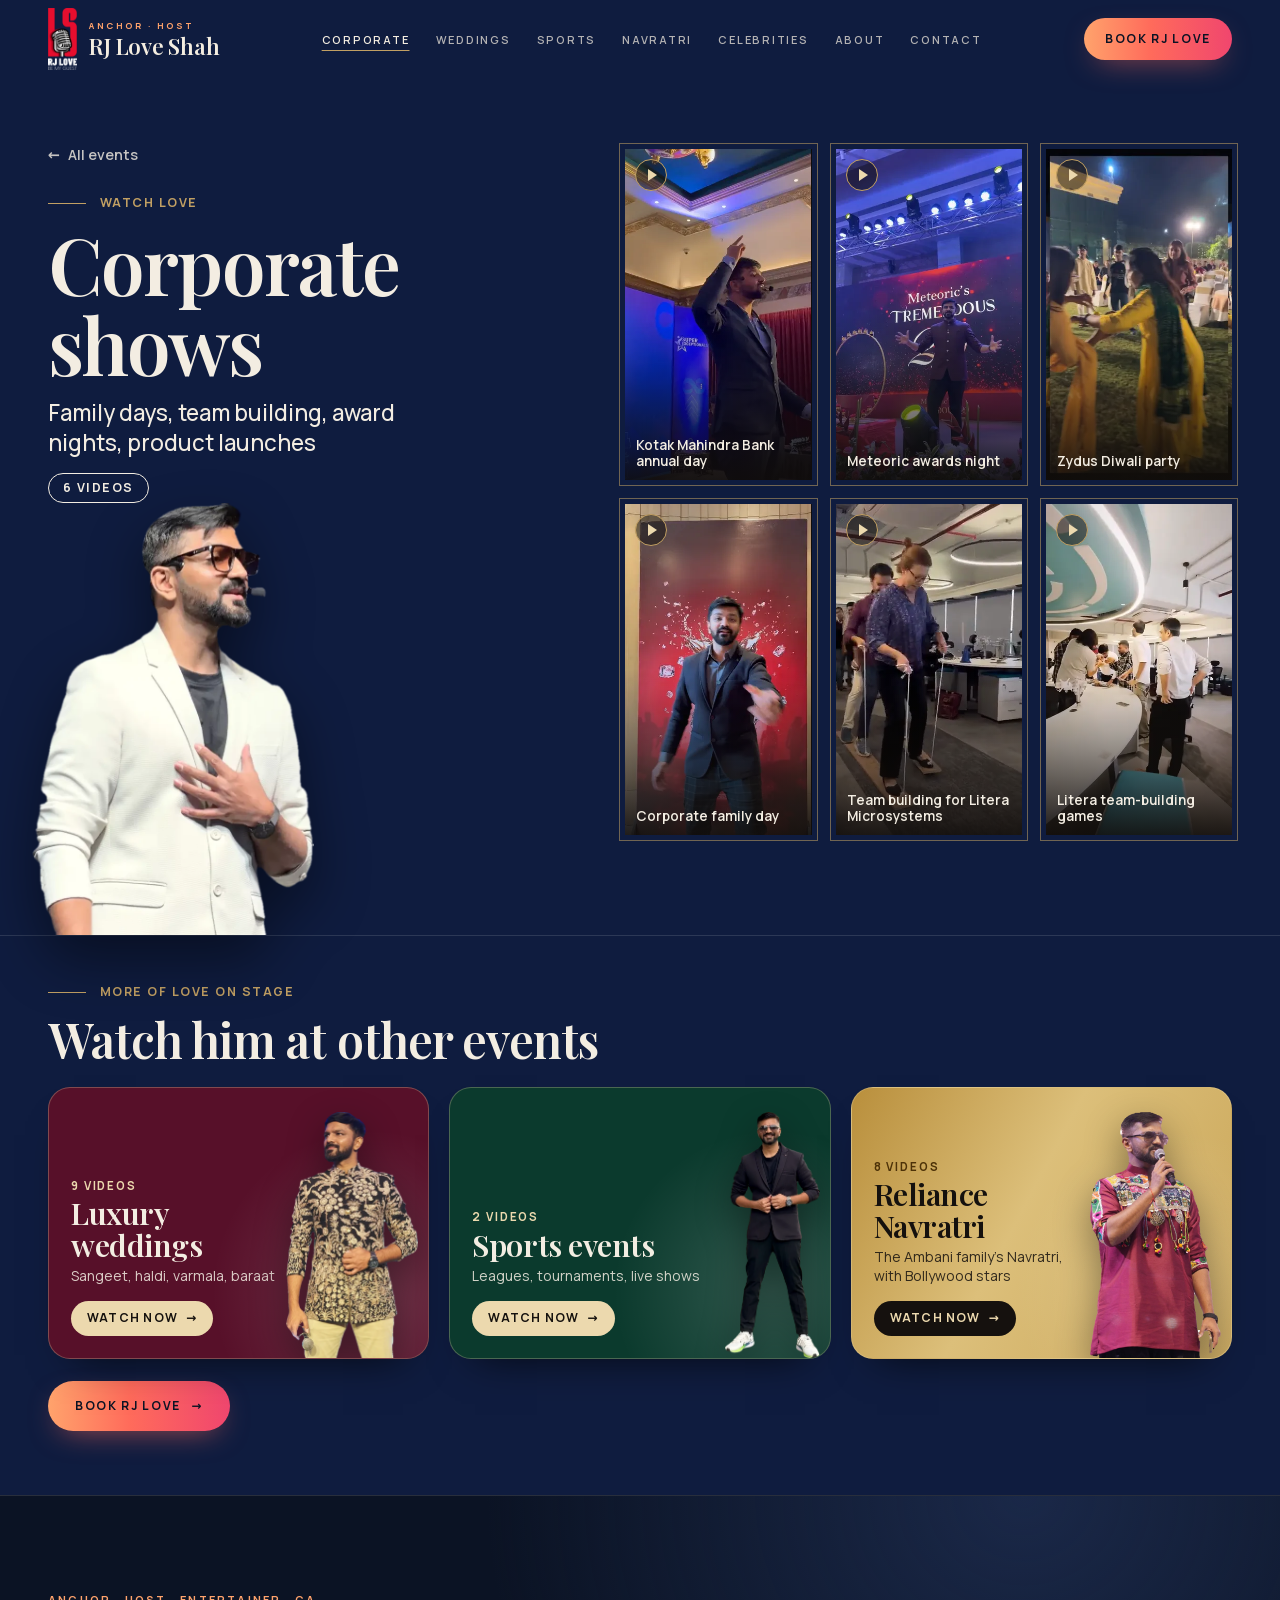
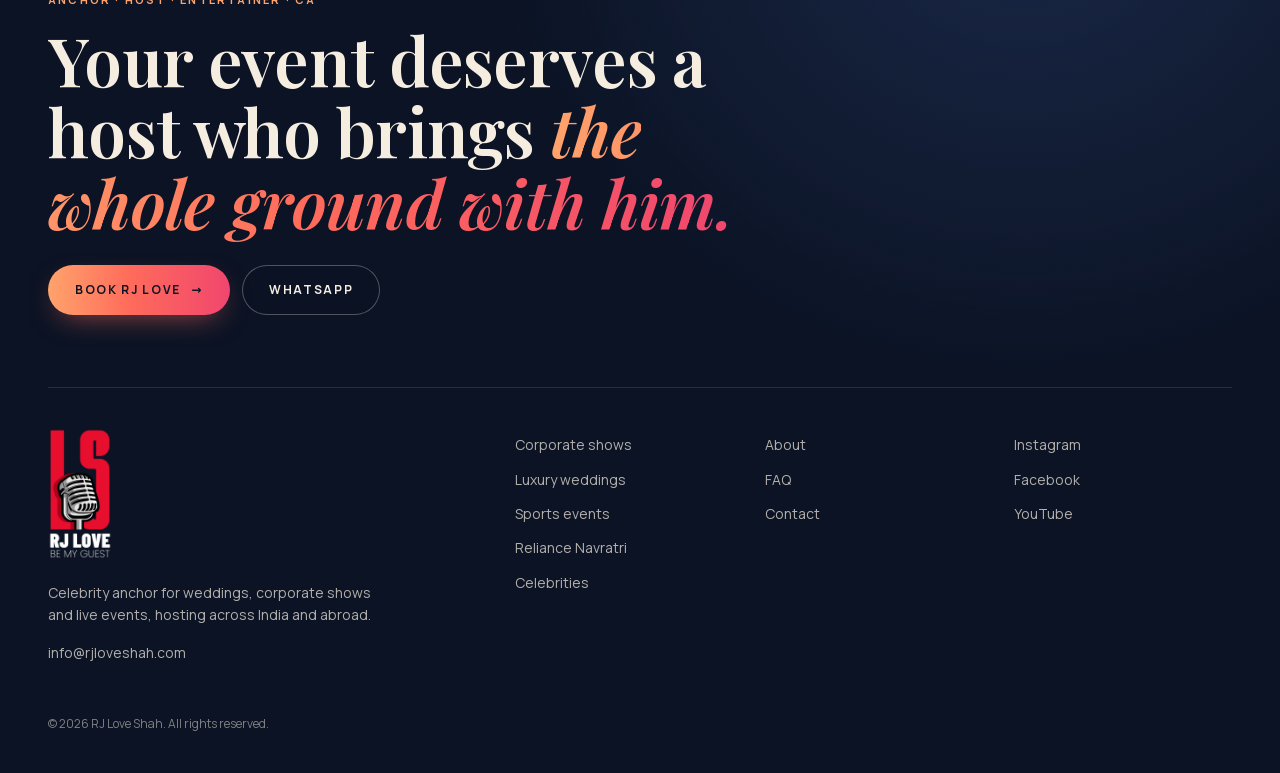
<file: events/corporate/index.html>
<!doctype html>
<html lang="en-IN">
<head>
  <meta charset="utf-8">
  <meta name="viewport" content="width=device-width, initial-scale=1, viewport-fit=cover">
  <title>Corporate shows | RJ Love Shah – Corporate Event Anchor – Videos</title>
  <meta name="description" content="Watch RJ Love Shah host corporate shows: annual days, award nights, family days, team building and Diwali parties for Kotak Mahindra Bank, Zydus and more.">
  <link rel="canonical" href="https://www.rjloveshah.com/events/corporate/">
  <meta name="theme-color" content="#0B1324">
  <link rel="icon" href="../../favicon.ico" sizes="48x48">
  <link rel="icon" href="../../assets/img/logo/rj-love-mark.svg" type="image/svg+xml">
  <link rel="apple-touch-icon" href="../../assets/img/logo/apple-touch-icon.png">
  <link rel="manifest" href="../../site.webmanifest">
  <meta property="og:type" content="website">
  <meta property="og:site_name" content="RJ Love Shah">
  <meta property="og:locale" content="en_IN">
  <meta property="og:title" content="Corporate shows | RJ Love Shah">
  <meta property="og:description" content="Watch RJ Love Shah host corporate shows: annual days, award nights, family days, team building and Diwali parties for Kotak Mahindra Bank, Zydus and more.">
  <meta property="og:url" content="https://www.rjloveshah.com/events/corporate/">
  <meta property="og:image" content="https://www.rjloveshah.com/assets/img/share-rj-love-shah-3.jpg">
  <meta property="og:image:width" content="1200">
  <meta property="og:image:height" content="630">
  <meta name="twitter:card" content="summary_large_image">
  <meta name="twitter:image" content="https://www.rjloveshah.com/assets/img/share-rj-love-shah-3.jpg">
  <link rel="preload" href="../../assets/fonts/playfair-latin.woff2" as="font" type="font/woff2" crossorigin>
  <link rel="stylesheet" href="../../assets/css/main.css?v=c60bf9da">
  <script type="application/ld+json">{"@context":"https://schema.org","@type":"BreadcrumbList","itemListElement":[{"@type":"ListItem","position":1,"name":"Home","item":"https://www.rjloveshah.com/"},{"@type":"ListItem","position":2,"name":"Corporate shows","item":"https://www.rjloveshah.com/events/corporate/"}]}</script>
</head>
<body class="event-page">
  <a class="skip-link" href="#main">Skip to content</a>

  <!-- ===== Header ===== -->
  <header class="site-header" data-header>
    <div class="site-header__inner">
      <a class="logo logo--mark" href="../../" aria-label="RJ Love Shah, home">
        <img class="logo__mark" src="../../assets/img/logo/rj-love-logo-140.webp" width="66" height="140" alt="" decoding="async">
        <span class="logo__text"><span class="logo__kicker">Anchor · Host</span>
        <span class="logo__name">RJ Love Shah</span></span>
      </a>
      <nav class="nav" aria-label="Main">
        <ul>
          <li><a href="../corporate/" aria-current="page">Corporate</a></li>
          <li><a href="../weddings/">Weddings</a></li>
          <li><a href="../sports/">Sports</a></li>
          <li><a href="../navratri/">Navratri</a></li>
          <li><a href="../../#celebrities">Celebrities</a></li>
          <li><a href="../../#about">About</a></li>
          <li><a href="../../#contact">Contact</a></li>
        </ul>
      </nav>
      <a class="btn btn--grad btn--sm header-cta" href="../../#contact">Book RJ Love</a>
      <button class="menu-btn" type="button" aria-expanded="false" aria-controls="mobile-menu" data-menu-btn>
        <span class="menu-btn__bars" aria-hidden="true"></span><span class="visually-hidden">Menu</span>
      </button>
    </div>
    <div class="mobile-menu" id="mobile-menu" hidden data-menu>
      <nav class="mobile-menu__body" aria-label="Menu">
        <p class="mobile-menu__label">Events</p>
        <ul class="mobile-menu__events">
          <li><a href="../corporate/" aria-current="page"><span class="mobile-menu__num">01</span>Corporate</a></li>
          <li><a href="../weddings/"><span class="mobile-menu__num">02</span>Weddings</a></li>
          <li><a href="../sports/"><span class="mobile-menu__num">03</span>Sports</a></li>
          <li><a href="../navratri/"><span class="mobile-menu__num">04</span>Navratri</a></li>
        </ul>
        <p class="mobile-menu__label">More</p>
        <ul class="mobile-menu__more">
          <li><a href="../../#celebrities">Celebrities</a></li>
          <li><a href="../../#about">About</a></li>
          <li><a href="../../#contact">Contact</a></li>
        </ul>
      </nav>
      <div class="mobile-menu__foot">
        <a class="btn btn--grad" href="../../#contact">Book RJ Love</a>
        <div class="mobile-menu__quick">
          <a href="https://wa.me/917383972757?text=Hi%20Love%2C%20I%27d%20like%20to%20book%20you%20for%20an%20event" target="_blank" rel="noopener"><svg viewBox="0 0 24 24" width="18" height="18" aria-hidden="true"><path fill="currentColor" d="M12.04 2C6.58 2 2.13 6.45 2.13 11.91c0 1.75.46 3.45 1.32 4.95L2.05 22l5.25-1.38a9.9 9.9 0 0 0 4.74 1.21c5.46 0 9.91-4.45 9.91-9.91C21.95 6.45 17.5 2 12.04 2Zm5.8 14.03c-.24.68-1.42 1.3-1.95 1.35-.5.05-.97.23-3.27-.68-2.77-1.09-4.52-3.92-4.66-4.1-.13-.18-1.11-1.48-1.11-2.82 0-1.34.7-2 .95-2.27.25-.27.54-.34.72-.34l.52.01c.17.01.39-.06.61.47.24.56.79 1.92.86 2.06.07.14.11.3.02.48-.09.18-.14.3-.27.46-.14.16-.29.36-.41.48-.14.14-.28.29-.12.56.16.27.71 1.17 1.52 1.9 1.05.93 1.93 1.22 2.2 1.36.27.14.43.11.59-.07.16-.18.68-.79.86-1.06.18-.27.36-.23.61-.14.25.09 1.59.75 1.86.89.27.14.45.2.52.32.07.11.07.66-.17 1.34Z"/></svg>WhatsApp</a>
          <a href="mailto:info@rjloveshah.com"><svg viewBox="0 0 24 24" width="18" height="18" aria-hidden="true" fill="none" stroke="currentColor" stroke-width="1.8" stroke-linecap="round" stroke-linejoin="round"><rect x="3" y="5" width="18" height="14" rx="2"/><path d="m3 7 9 6 9-6"/></svg>Email</a>
        </div>
      </div>
    </div>
  </header>

  <main id="main">
    <section class="chapter chapter--blue" id="ev-corporate" aria-labelledby="ev-corporate-title">
      <div class="chapter__in">
        <div class="chapter__head">
          <p class="chapter__back"><a href="../../#video-folders"><span aria-hidden="true">←</span> All events</a></p>
          <p class="chapter__kicker">Watch Love</p>
          <h1 class="chapter__title" id="ev-corporate-title">Corporate shows</h1>
          <p class="chapter__lead">Family days, team building, award nights, product launches</p>
          <p class="chapter__chip">6 videos</p>
          <img class="chapter__love" src="../../assets/img/cover/love-corporate.webp" width="597" height="914" decoding="async" alt="">
        </div>
        <ul class="chapter__clips" style="--cols: 3">
          <li><button class="chapter__clip" type="button" data-video-open data-src="../../assets/video/watch/corporate/kotak-annual-day.mp4" data-poster="../../assets/img/watch/corporate-kotak-annual-day.webp" data-shape="tall" data-title="Kotak Mahindra Bank annual day" aria-label="Play video: Kotak Mahindra Bank annual day">
            <video muted loop playsinline preload="none" poster="../../assets/img/watch/corporate-kotak-annual-day.webp" data-src-preview="../../assets/video/previews/watch-corporate-kotak-annual-day.mp4" aria-hidden="true"></video>
            <span class="chapter__play" aria-hidden="true"></span><span class="chapter__cap">Kotak Mahindra Bank annual day</span></button></li>
          <li><button class="chapter__clip" type="button" data-video-open data-src="../../assets/video/watch/corporate/meteoric-awards-night.mp4" data-poster="../../assets/img/watch/corporate-meteoric-awards-night.webp" data-shape="tall" data-title="Meteoric awards night" aria-label="Play video: Meteoric awards night">
            <video muted loop playsinline preload="none" poster="../../assets/img/watch/corporate-meteoric-awards-night.webp" data-src-preview="../../assets/video/previews/watch-corporate-meteoric-awards-night.mp4" aria-hidden="true"></video>
            <span class="chapter__play" aria-hidden="true"></span><span class="chapter__cap">Meteoric awards night</span></button></li>
          <li><button class="chapter__clip" type="button" data-video-open data-src="../../assets/video/watch/corporate/zydus-diwali-party.mp4" data-poster="../../assets/img/watch/corporate-zydus-diwali-party.webp" data-shape="tall" data-title="Zydus Diwali party" aria-label="Play video: Zydus Diwali party">
            <video muted loop playsinline preload="none" poster="../../assets/img/watch/corporate-zydus-diwali-party.webp" data-src-preview="../../assets/video/previews/watch-corporate-zydus-diwali-party.mp4" aria-hidden="true"></video>
            <span class="chapter__play" aria-hidden="true"></span><span class="chapter__cap">Zydus Diwali party</span></button></li>
          <li><button class="chapter__clip" type="button" data-video-open data-src="../../assets/video/watch/corporate/family-day.mp4" data-poster="../../assets/img/watch/corporate-family-day.webp" data-shape="tall" data-title="Corporate family day" aria-label="Play video: Corporate family day">
            <video muted loop playsinline preload="none" poster="../../assets/img/watch/corporate-family-day.webp" data-src-preview="../../assets/video/previews/watch-corporate-family-day.mp4" aria-hidden="true"></video>
            <span class="chapter__play" aria-hidden="true"></span><span class="chapter__cap">Corporate family day</span></button></li>
          <li><button class="chapter__clip" type="button" data-video-open data-src="../../assets/video/watch/corporate/litera-microsystems-team-building.mp4" data-poster="../../assets/img/watch/corporate-litera-microsystems-team-building.webp" data-shape="tall" data-title="Team building for Litera Microsystems" aria-label="Play video: Team building for Litera Microsystems">
            <video muted loop playsinline preload="none" poster="../../assets/img/watch/corporate-litera-microsystems-team-building.webp" data-src-preview="../../assets/video/previews/watch-corporate-litera-microsystems-team-building.mp4" aria-hidden="true"></video>
            <span class="chapter__play" aria-hidden="true"></span><span class="chapter__cap">Team building for Litera Microsystems</span></button></li>
          <li><button class="chapter__clip" type="button" data-video-open data-src="../../assets/video/watch/corporate/litera-team-building.mp4" data-poster="../../assets/img/watch/corporate-litera-team-building.webp" data-shape="tall" data-title="Litera team-building games" aria-label="Play video: Litera team-building games">
            <video muted loop playsinline preload="none" poster="../../assets/img/watch/corporate-litera-team-building.webp" data-src-preview="../../assets/video/previews/watch-corporate-litera-team-building.mp4" aria-hidden="true"></video>
            <span class="chapter__play" aria-hidden="true"></span><span class="chapter__cap">Litera team-building games</span></button></li>
        </ul>
      </div>
    </section>

    <nav class="ev-more chapter--blue" aria-label="More events">
      <div class="ev-more__in">
        <p class="chapter__kicker">More of Love on stage</p>
        <h2 class="ev-more__title">Watch him at other events</h2>
        <ul class="ev-more__list">
          <li><a class="more-card more-card--weddings" href="../weddings/">
            <span class="more-card__text">
              <span class="more-card__count">9 videos</span>
              <span class="more-card__name">Luxury weddings</span>
              <span class="more-card__line">Sangeet, haldi, varmala, baraat</span>
              <span class="more-card__go">Watch now <span aria-hidden="true">→</span></span>
            </span>
            <img class="more-card__love" src="../../assets/img/cover/love-sherwani.webp" width="529" height="987" loading="lazy" decoding="async" alt="">
          </a></li>
          <li><a class="more-card more-card--sports" href="../sports/">
            <span class="more-card__text">
              <span class="more-card__count">2 videos</span>
              <span class="more-card__name">Sports events</span>
              <span class="more-card__line">Leagues, tournaments, live shows</span>
              <span class="more-card__go">Watch now <span aria-hidden="true">→</span></span>
            </span>
            <img class="more-card__love" src="../../assets/img/cover/love-sports.webp" width="398" height="1033" loading="lazy" decoding="async" alt="">
          </a></li>
          <li><a class="more-card more-card--navratri" href="../navratri/">
            <span class="more-card__text">
              <span class="more-card__count">8 videos</span>
              <span class="more-card__name">Reliance Navratri</span>
              <span class="more-card__line">The Ambani family&rsquo;s Navratri, with Bollywood stars</span>
              <span class="more-card__go">Watch now <span aria-hidden="true">→</span></span>
            </span>
            <img class="more-card__love" src="../../assets/img/cover/love-navratri-v2.webp" width="905" height="1700" loading="lazy" decoding="async" alt="">
          </a></li>
        </ul>
        <a class="btn btn--grad" href="../../#contact">Book RJ Love <span aria-hidden="true">→</span></a>
      </div>
    </nav>
  </main>

  <!-- ===== Footer ===== -->
  <footer class="footer">
    <div class="container">
      <div class="footer__cta">
        <p class="eyebrow">Anchor · Host · Entertainer · CA</p>
        <p class="footer__line">Your event deserves a host who brings <em class="grad-text">the whole ground with him.</em></p>
        <div class="footer__actions">
          <a class="btn btn--grad" href="../../#contact">Book RJ Love <span aria-hidden="true">→</span></a>
          <a class="btn btn--ghost" href="https://wa.me/917383972757" rel="noopener">WhatsApp</a>
        </div>
      </div>
      <div class="footer__grid">
        <div class="footer__brand">
          <p class="logo footer__logo"><img src="../../assets/img/logo/rj-love-logo-600.webp" width="292" height="600" loading="lazy" decoding="async" alt="RJ Love, Be My Guest: the RJ Love Shah logo"></p>
          <p>Celebrity anchor for weddings, corporate shows and live events, hosting across India and abroad.</p>
          <address>
            <a href="mailto:info@rjloveshah.com">info@rjloveshah.com</a>
          </address>
        </div>
        <nav aria-label="Footer: events"><ul>
          <li><a href="../corporate/">Corporate shows</a></li><li><a href="../weddings/">Luxury weddings</a></li><li><a href="../sports/">Sports events</a></li><li><a href="../navratri/">Reliance Navratri</a></li><li><a href="../../#celebrities">Celebrities</a></li>
        </ul></nav>
        <nav aria-label="Footer: site"><ul>
          <li><a href="../../#about">About</a></li><li><a href="../../#faq">FAQ</a></li><li><a href="../../#contact">Contact</a></li>
        </ul></nav>
        <nav aria-label="Footer: social"><ul>
          <li><a href="https://www.instagram.com/rjlove_shah" rel="noopener">Instagram</a></li>
          <li><a href="https://www.facebook.com/share/1CkYNs7Qu3/" rel="noopener">Facebook</a></li>
          <li><a href="https://youtube.com/@loveshah117" rel="noopener">YouTube</a></li>
        </ul></nav>
      </div>
      <p class="footer__legal">© 2026 RJ Love Shah. All rights reserved.</p>
    </div>
  </footer>

  <!-- Mobile action bar -->
  <div class="action-bar" role="region" aria-label="Quick booking">
    <a class="btn btn--grad" href="../../#contact">Book RJ Love</a>
    <a class="btn btn--ghost glass" href="https://wa.me/917383972757?text=Hi%20Love%2C%20I%27d%20like%20to%20book%20you%20for%20an%20event" rel="noopener">WhatsApp</a>
  </div>

  <!-- Video modal -->
  <dialog class="modal" data-modal aria-label="RJ Love Shah showreel">
    <button class="modal__close" type="button" data-modal-close aria-label="Close video">×</button>
    <!-- Filled with a YouTube player from Love's channel when a "watch" button is pressed -->
    <div class="modal__video" data-modal-frame></div>
  </dialog>

  <script src="../../assets/js/event.js?v=84023ccd" defer></script>
</body>
</html>
</file>
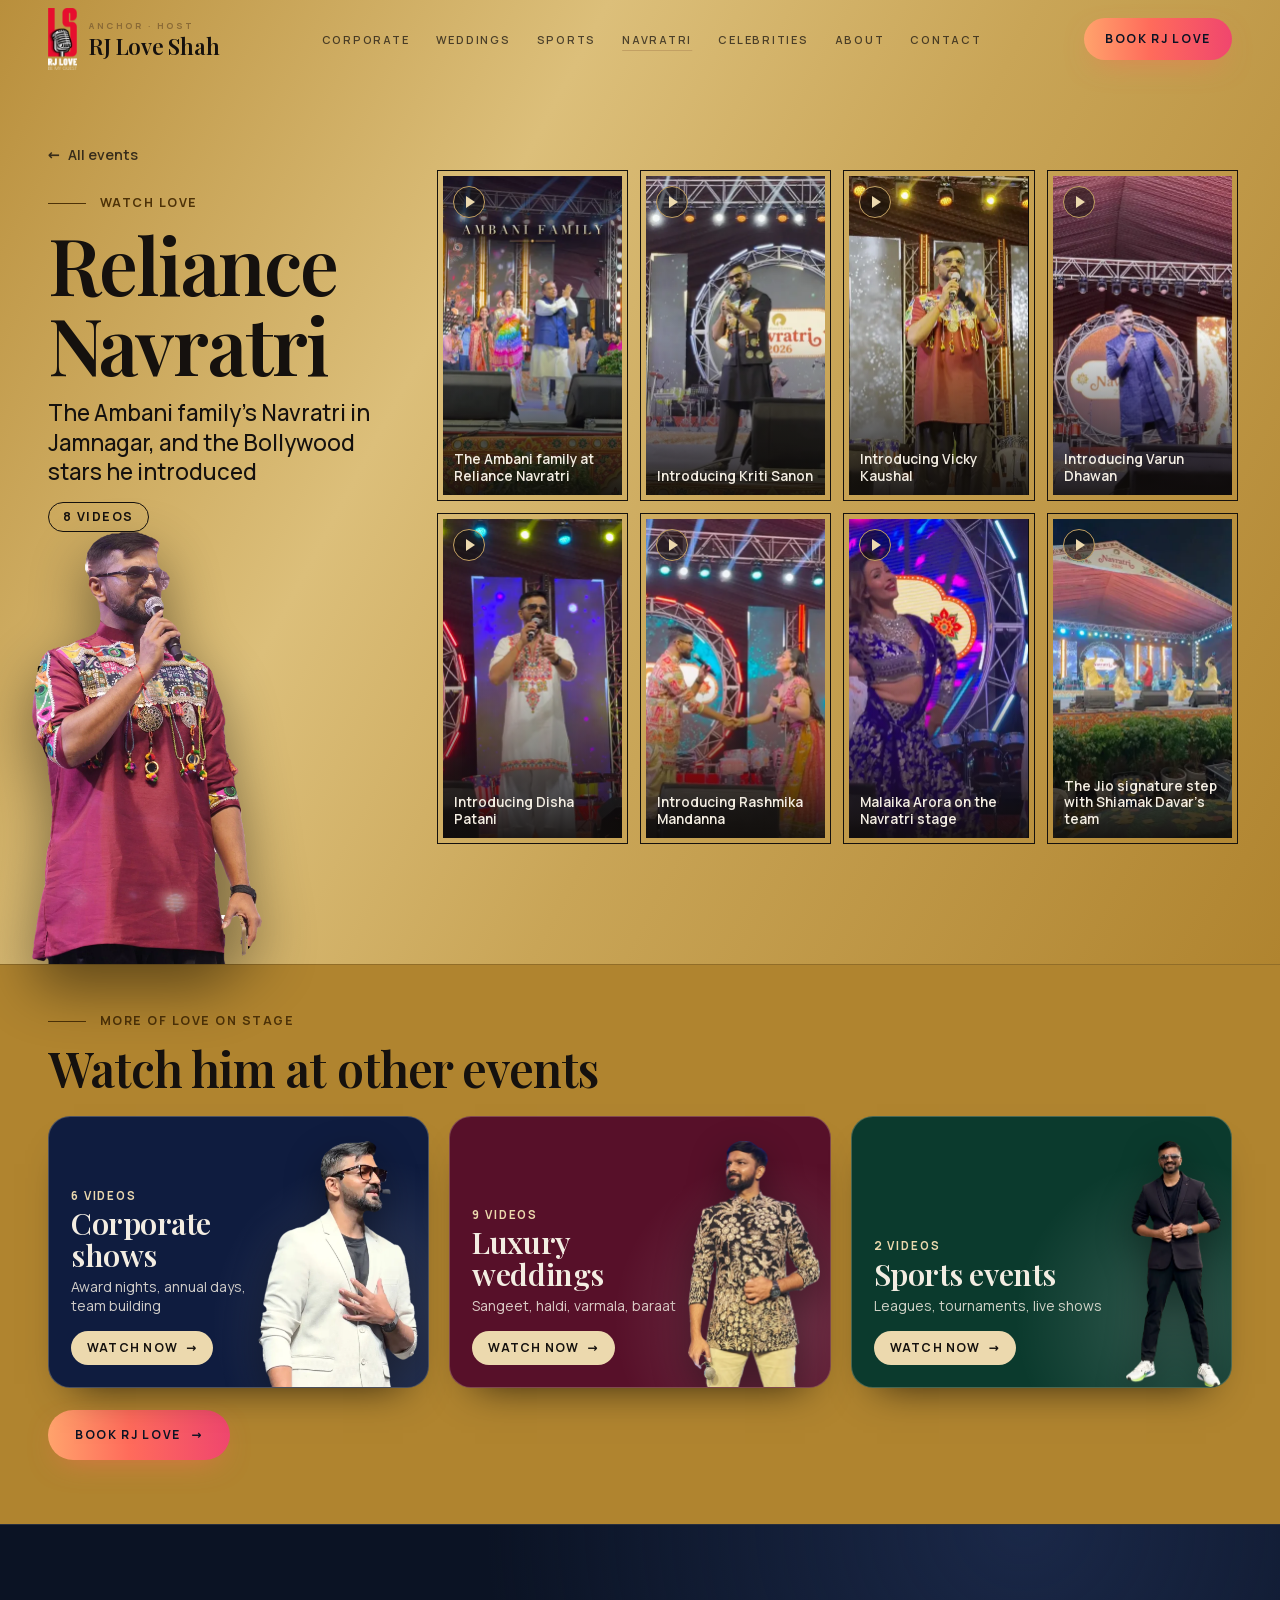
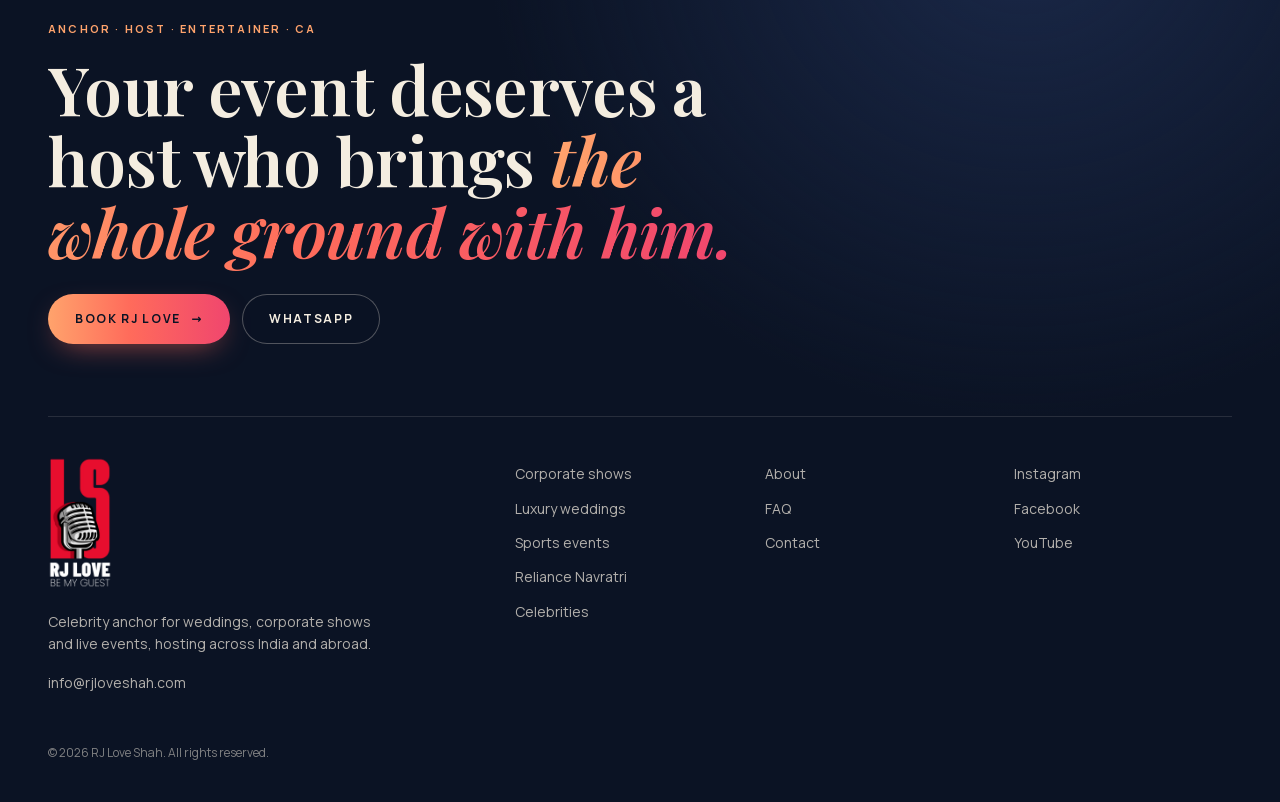
<file: events/navratri/index.html>
<!doctype html>
<html lang="en-IN">
<head>
  <meta charset="utf-8">
  <meta name="viewport" content="width=device-width, initial-scale=1, viewport-fit=cover">
  <title>Reliance Navratri | RJ Love Shah – Reliance Navratri Host – Videos</title>
  <meta name="description" content="Watch RJ Love Shah host the Ambani family's Reliance Navratri in Jamnagar, introducing Bollywood stars on stage.">
  <link rel="canonical" href="https://www.rjloveshah.com/events/navratri/">
  <meta name="theme-color" content="#0B1324">
  <link rel="icon" href="../../favicon.ico" sizes="48x48">
  <link rel="icon" href="../../assets/img/logo/rj-love-mark.svg" type="image/svg+xml">
  <link rel="apple-touch-icon" href="../../assets/img/logo/apple-touch-icon.png">
  <link rel="manifest" href="../../site.webmanifest">
  <meta property="og:type" content="website">
  <meta property="og:site_name" content="RJ Love Shah">
  <meta property="og:locale" content="en_IN">
  <meta property="og:title" content="Reliance Navratri | RJ Love Shah">
  <meta property="og:description" content="Watch RJ Love Shah host the Ambani family's Reliance Navratri in Jamnagar, introducing Bollywood stars on stage.">
  <meta property="og:url" content="https://www.rjloveshah.com/events/navratri/">
  <meta property="og:image" content="https://www.rjloveshah.com/assets/img/share-rj-love-shah-3.jpg">
  <meta property="og:image:width" content="1200">
  <meta property="og:image:height" content="630">
  <meta name="twitter:card" content="summary_large_image">
  <meta name="twitter:image" content="https://www.rjloveshah.com/assets/img/share-rj-love-shah-3.jpg">
  <link rel="preload" href="../../assets/fonts/playfair-latin.woff2" as="font" type="font/woff2" crossorigin>
  <link rel="stylesheet" href="../../assets/css/main.css?v=c60bf9da">
  <script type="application/ld+json">{"@context":"https://schema.org","@type":"BreadcrumbList","itemListElement":[{"@type":"ListItem","position":1,"name":"Home","item":"https://www.rjloveshah.com/"},{"@type":"ListItem","position":2,"name":"Reliance Navratri","item":"https://www.rjloveshah.com/events/navratri/"}]}</script>
</head>
<body class="event-page on-cover">
  <a class="skip-link" href="#main">Skip to content</a>

  <!-- ===== Header ===== -->
  <header class="site-header" data-header>
    <div class="site-header__inner">
      <a class="logo logo--mark" href="../../" aria-label="RJ Love Shah, home">
        <img class="logo__mark" src="../../assets/img/logo/rj-love-logo-140.webp" width="66" height="140" alt="" decoding="async">
        <span class="logo__text"><span class="logo__kicker">Anchor · Host</span>
        <span class="logo__name">RJ Love Shah</span></span>
      </a>
      <nav class="nav" aria-label="Main">
        <ul>
          <li><a href="../corporate/">Corporate</a></li>
          <li><a href="../weddings/">Weddings</a></li>
          <li><a href="../sports/">Sports</a></li>
          <li><a href="../navratri/" aria-current="page">Navratri</a></li>
          <li><a href="../../#celebrities">Celebrities</a></li>
          <li><a href="../../#about">About</a></li>
          <li><a href="../../#contact">Contact</a></li>
        </ul>
      </nav>
      <a class="btn btn--grad btn--sm header-cta" href="../../#contact">Book RJ Love</a>
      <button class="menu-btn" type="button" aria-expanded="false" aria-controls="mobile-menu" data-menu-btn>
        <span class="menu-btn__bars" aria-hidden="true"></span><span class="visually-hidden">Menu</span>
      </button>
    </div>
    <div class="mobile-menu" id="mobile-menu" hidden data-menu>
      <nav class="mobile-menu__body" aria-label="Menu">
        <p class="mobile-menu__label">Events</p>
        <ul class="mobile-menu__events">
          <li><a href="../corporate/"><span class="mobile-menu__num">01</span>Corporate</a></li>
          <li><a href="../weddings/"><span class="mobile-menu__num">02</span>Weddings</a></li>
          <li><a href="../sports/"><span class="mobile-menu__num">03</span>Sports</a></li>
          <li><a href="../navratri/" aria-current="page"><span class="mobile-menu__num">04</span>Navratri</a></li>
        </ul>
        <p class="mobile-menu__label">More</p>
        <ul class="mobile-menu__more">
          <li><a href="../../#celebrities">Celebrities</a></li>
          <li><a href="../../#about">About</a></li>
          <li><a href="../../#contact">Contact</a></li>
        </ul>
      </nav>
      <div class="mobile-menu__foot">
        <a class="btn btn--grad" href="../../#contact">Book RJ Love</a>
        <div class="mobile-menu__quick">
          <a href="https://wa.me/917383972757?text=Hi%20Love%2C%20I%27d%20like%20to%20book%20you%20for%20an%20event" target="_blank" rel="noopener"><svg viewBox="0 0 24 24" width="18" height="18" aria-hidden="true"><path fill="currentColor" d="M12.04 2C6.58 2 2.13 6.45 2.13 11.91c0 1.75.46 3.45 1.32 4.95L2.05 22l5.25-1.38a9.9 9.9 0 0 0 4.74 1.21c5.46 0 9.91-4.45 9.91-9.91C21.95 6.45 17.5 2 12.04 2Zm5.8 14.03c-.24.68-1.42 1.3-1.95 1.35-.5.05-.97.23-3.27-.68-2.77-1.09-4.52-3.92-4.66-4.1-.13-.18-1.11-1.48-1.11-2.82 0-1.34.7-2 .95-2.27.25-.27.54-.34.72-.34l.52.01c.17.01.39-.06.61.47.24.56.79 1.92.86 2.06.07.14.11.3.02.48-.09.18-.14.3-.27.46-.14.16-.29.36-.41.48-.14.14-.28.29-.12.56.16.27.71 1.17 1.52 1.9 1.05.93 1.93 1.22 2.2 1.36.27.14.43.11.59-.07.16-.18.68-.79.86-1.06.18-.27.36-.23.61-.14.25.09 1.59.75 1.86.89.27.14.45.2.52.32.07.11.07.66-.17 1.34Z"/></svg>WhatsApp</a>
          <a href="mailto:info@rjloveshah.com"><svg viewBox="0 0 24 24" width="18" height="18" aria-hidden="true" fill="none" stroke="currentColor" stroke-width="1.8" stroke-linecap="round" stroke-linejoin="round"><rect x="3" y="5" width="18" height="14" rx="2"/><path d="m3 7 9 6 9-6"/></svg>Email</a>
        </div>
      </div>
    </div>
  </header>

  <main id="main">
    <section class="chapter chapter--gold" id="ev-navratri" aria-labelledby="ev-navratri-title">
      <div class="chapter__in">
        <div class="chapter__head">
          <p class="chapter__back"><a href="../../#video-folders"><span aria-hidden="true">←</span> All events</a></p>
          <p class="chapter__kicker">Watch Love</p>
          <h1 class="chapter__title" id="ev-navratri-title">Reliance Navratri</h1>
          <p class="chapter__lead">The Ambani family&rsquo;s Navratri in Jamnagar, and the Bollywood stars he introduced</p>
          <p class="chapter__chip">8 videos</p>
          <img class="chapter__love" src="../../assets/img/cover/love-navratri-v2.webp" width="905" height="1700" decoding="async" alt="">
        </div>
        <ul class="chapter__clips" style="--cols: 4">
          <li><button class="chapter__clip" type="button" data-video-open data-src="../../assets/video/reliance-navratri.mp4" data-poster="../../assets/img/watch/reliance-navratri.webp" data-shape="tall" data-title="The Ambani family at Reliance Navratri" aria-label="Play video: The Ambani family at Reliance Navratri">
            <video muted loop playsinline preload="none" poster="../../assets/img/watch/reliance-navratri.webp" data-src-preview="../../assets/video/previews/reliance-navratri.mp4" aria-hidden="true"></video>
            <span class="chapter__play" aria-hidden="true"></span><span class="chapter__cap">The Ambani family at Reliance Navratri</span></button></li>
          <li><button class="chapter__clip" type="button" data-video-open data-src="../../assets/video/watch/navratri/kriti-sanon.mp4" data-poster="../../assets/img/watch/navratri-kriti-sanon.webp" data-shape="tall" data-title="Introducing Kriti Sanon" aria-label="Play video: Introducing Kriti Sanon">
            <video muted loop playsinline preload="none" poster="../../assets/img/watch/navratri-kriti-sanon.webp" data-src-preview="../../assets/video/previews/watch-navratri-kriti-sanon.mp4" aria-hidden="true"></video>
            <span class="chapter__play" aria-hidden="true"></span><span class="chapter__cap">Introducing Kriti Sanon</span></button></li>
          <li><button class="chapter__clip" type="button" data-video-open data-src="../../assets/video/watch/navratri/vicky-kaushal.mp4" data-poster="../../assets/img/watch/navratri-vicky-kaushal.webp" data-shape="tall" data-title="Introducing Vicky Kaushal" aria-label="Play video: Introducing Vicky Kaushal">
            <video muted loop playsinline preload="none" poster="../../assets/img/watch/navratri-vicky-kaushal.webp" data-src-preview="../../assets/video/previews/watch-navratri-vicky-kaushal.mp4" aria-hidden="true"></video>
            <span class="chapter__play" aria-hidden="true"></span><span class="chapter__cap">Introducing Vicky Kaushal</span></button></li>
          <li><button class="chapter__clip" type="button" data-video-open data-src="../../assets/video/watch/navratri/varun-dhawan.mp4" data-poster="../../assets/img/watch/navratri-varun-dhawan.webp" data-shape="tall" data-title="Introducing Varun Dhawan" aria-label="Play video: Introducing Varun Dhawan">
            <video muted loop playsinline preload="none" poster="../../assets/img/watch/navratri-varun-dhawan.webp" data-src-preview="../../assets/video/previews/watch-navratri-varun-dhawan.mp4" aria-hidden="true"></video>
            <span class="chapter__play" aria-hidden="true"></span><span class="chapter__cap">Introducing Varun Dhawan</span></button></li>
          <li><button class="chapter__clip" type="button" data-video-open data-src="../../assets/video/watch/navratri/disha-patani.mp4" data-poster="../../assets/img/watch/navratri-disha-patani.webp" data-shape="tall" data-title="Introducing Disha Patani" aria-label="Play video: Introducing Disha Patani">
            <video muted loop playsinline preload="none" poster="../../assets/img/watch/navratri-disha-patani.webp" data-src-preview="../../assets/video/previews/watch-navratri-disha-patani.mp4" aria-hidden="true"></video>
            <span class="chapter__play" aria-hidden="true"></span><span class="chapter__cap">Introducing Disha Patani</span></button></li>
          <li><button class="chapter__clip" type="button" data-video-open data-src="../../assets/video/stars/rashmika-mandanna.mp4" data-poster="../../assets/img/watch/stars-rashmika-mandanna.webp" data-shape="tall" data-title="Introducing Rashmika Mandanna" aria-label="Play video: Introducing Rashmika Mandanna">
            <video muted loop playsinline preload="none" poster="../../assets/img/watch/stars-rashmika-mandanna.webp" data-src-preview="../../assets/video/previews/stars-rashmika-mandanna.mp4" aria-hidden="true"></video>
            <span class="chapter__play" aria-hidden="true"></span><span class="chapter__cap">Introducing Rashmika Mandanna</span></button></li>
          <li><button class="chapter__clip" type="button" data-video-open data-src="../../assets/video/stars/malaika-arora.mp4" data-poster="../../assets/img/watch/stars-malaika-arora.webp" data-shape="tall" data-title="Malaika Arora on the Navratri stage" aria-label="Play video: Malaika Arora on the Navratri stage">
            <video muted loop playsinline preload="none" poster="../../assets/img/watch/stars-malaika-arora.webp" data-src-preview="../../assets/video/previews/stars-malaika-arora.mp4" aria-hidden="true"></video>
            <span class="chapter__play" aria-hidden="true"></span><span class="chapter__cap">Malaika Arora on the Navratri stage</span></button></li>
          <li><button class="chapter__clip" type="button" data-video-open data-src="../../assets/video/watch/navratri/jio-signature-step.mp4" data-poster="../../assets/img/watch/navratri-jio-signature-step.webp" data-shape="tall" data-title="The Jio signature step with Shiamak Davar’s team" aria-label="Play video: The Jio signature step with Shiamak Davar’s team">
            <video muted loop playsinline preload="none" poster="../../assets/img/watch/navratri-jio-signature-step.webp" data-src-preview="../../assets/video/previews/watch-navratri-jio-signature-step.mp4" aria-hidden="true"></video>
            <span class="chapter__play" aria-hidden="true"></span><span class="chapter__cap">The Jio signature step with Shiamak Davar’s team</span></button></li>
        </ul>
      </div>
    </section>

    <nav class="ev-more chapter--gold" aria-label="More events">
      <div class="ev-more__in">
        <p class="chapter__kicker">More of Love on stage</p>
        <h2 class="ev-more__title">Watch him at other events</h2>
        <ul class="ev-more__list">
          <li><a class="more-card more-card--corporate" href="../corporate/">
            <span class="more-card__text">
              <span class="more-card__count">6 videos</span>
              <span class="more-card__name">Corporate shows</span>
              <span class="more-card__line">Award nights, annual days, team building</span>
              <span class="more-card__go">Watch now <span aria-hidden="true">→</span></span>
            </span>
            <img class="more-card__love" src="../../assets/img/cover/love-corporate.webp" width="597" height="914" loading="lazy" decoding="async" alt="">
          </a></li>
          <li><a class="more-card more-card--weddings" href="../weddings/">
            <span class="more-card__text">
              <span class="more-card__count">9 videos</span>
              <span class="more-card__name">Luxury weddings</span>
              <span class="more-card__line">Sangeet, haldi, varmala, baraat</span>
              <span class="more-card__go">Watch now <span aria-hidden="true">→</span></span>
            </span>
            <img class="more-card__love" src="../../assets/img/cover/love-sherwani.webp" width="529" height="987" loading="lazy" decoding="async" alt="">
          </a></li>
          <li><a class="more-card more-card--sports" href="../sports/">
            <span class="more-card__text">
              <span class="more-card__count">2 videos</span>
              <span class="more-card__name">Sports events</span>
              <span class="more-card__line">Leagues, tournaments, live shows</span>
              <span class="more-card__go">Watch now <span aria-hidden="true">→</span></span>
            </span>
            <img class="more-card__love" src="../../assets/img/cover/love-sports.webp" width="398" height="1033" loading="lazy" decoding="async" alt="">
          </a></li>
        </ul>
        <a class="btn btn--grad" href="../../#contact">Book RJ Love <span aria-hidden="true">→</span></a>
      </div>
    </nav>
  </main>

  <!-- ===== Footer ===== -->
  <footer class="footer">
    <div class="container">
      <div class="footer__cta">
        <p class="eyebrow">Anchor · Host · Entertainer · CA</p>
        <p class="footer__line">Your event deserves a host who brings <em class="grad-text">the whole ground with him.</em></p>
        <div class="footer__actions">
          <a class="btn btn--grad" href="../../#contact">Book RJ Love <span aria-hidden="true">→</span></a>
          <a class="btn btn--ghost" href="https://wa.me/917383972757" rel="noopener">WhatsApp</a>
        </div>
      </div>
      <div class="footer__grid">
        <div class="footer__brand">
          <p class="logo footer__logo"><img src="../../assets/img/logo/rj-love-logo-600.webp" width="292" height="600" loading="lazy" decoding="async" alt="RJ Love, Be My Guest: the RJ Love Shah logo"></p>
          <p>Celebrity anchor for weddings, corporate shows and live events, hosting across India and abroad.</p>
          <address>
            <a href="mailto:info@rjloveshah.com">info@rjloveshah.com</a>
          </address>
        </div>
        <nav aria-label="Footer: events"><ul>
          <li><a href="../corporate/">Corporate shows</a></li><li><a href="../weddings/">Luxury weddings</a></li><li><a href="../sports/">Sports events</a></li><li><a href="../navratri/">Reliance Navratri</a></li><li><a href="../../#celebrities">Celebrities</a></li>
        </ul></nav>
        <nav aria-label="Footer: site"><ul>
          <li><a href="../../#about">About</a></li><li><a href="../../#faq">FAQ</a></li><li><a href="../../#contact">Contact</a></li>
        </ul></nav>
        <nav aria-label="Footer: social"><ul>
          <li><a href="https://www.instagram.com/rjlove_shah" rel="noopener">Instagram</a></li>
          <li><a href="https://www.facebook.com/share/1CkYNs7Qu3/" rel="noopener">Facebook</a></li>
          <li><a href="https://youtube.com/@loveshah117" rel="noopener">YouTube</a></li>
        </ul></nav>
      </div>
      <p class="footer__legal">© 2026 RJ Love Shah. All rights reserved.</p>
    </div>
  </footer>

  <!-- Mobile action bar -->
  <div class="action-bar" role="region" aria-label="Quick booking">
    <a class="btn btn--grad" href="../../#contact">Book RJ Love</a>
    <a class="btn btn--ghost glass" href="https://wa.me/917383972757?text=Hi%20Love%2C%20I%27d%20like%20to%20book%20you%20for%20an%20event" rel="noopener">WhatsApp</a>
  </div>

  <!-- Video modal -->
  <dialog class="modal" data-modal aria-label="RJ Love Shah showreel">
    <button class="modal__close" type="button" data-modal-close aria-label="Close video">×</button>
    <!-- Filled with a YouTube player from Love's channel when a "watch" button is pressed -->
    <div class="modal__video" data-modal-frame></div>
  </dialog>

  <script src="../../assets/js/event.js?v=84023ccd" defer></script>
</body>
</html>
</file>
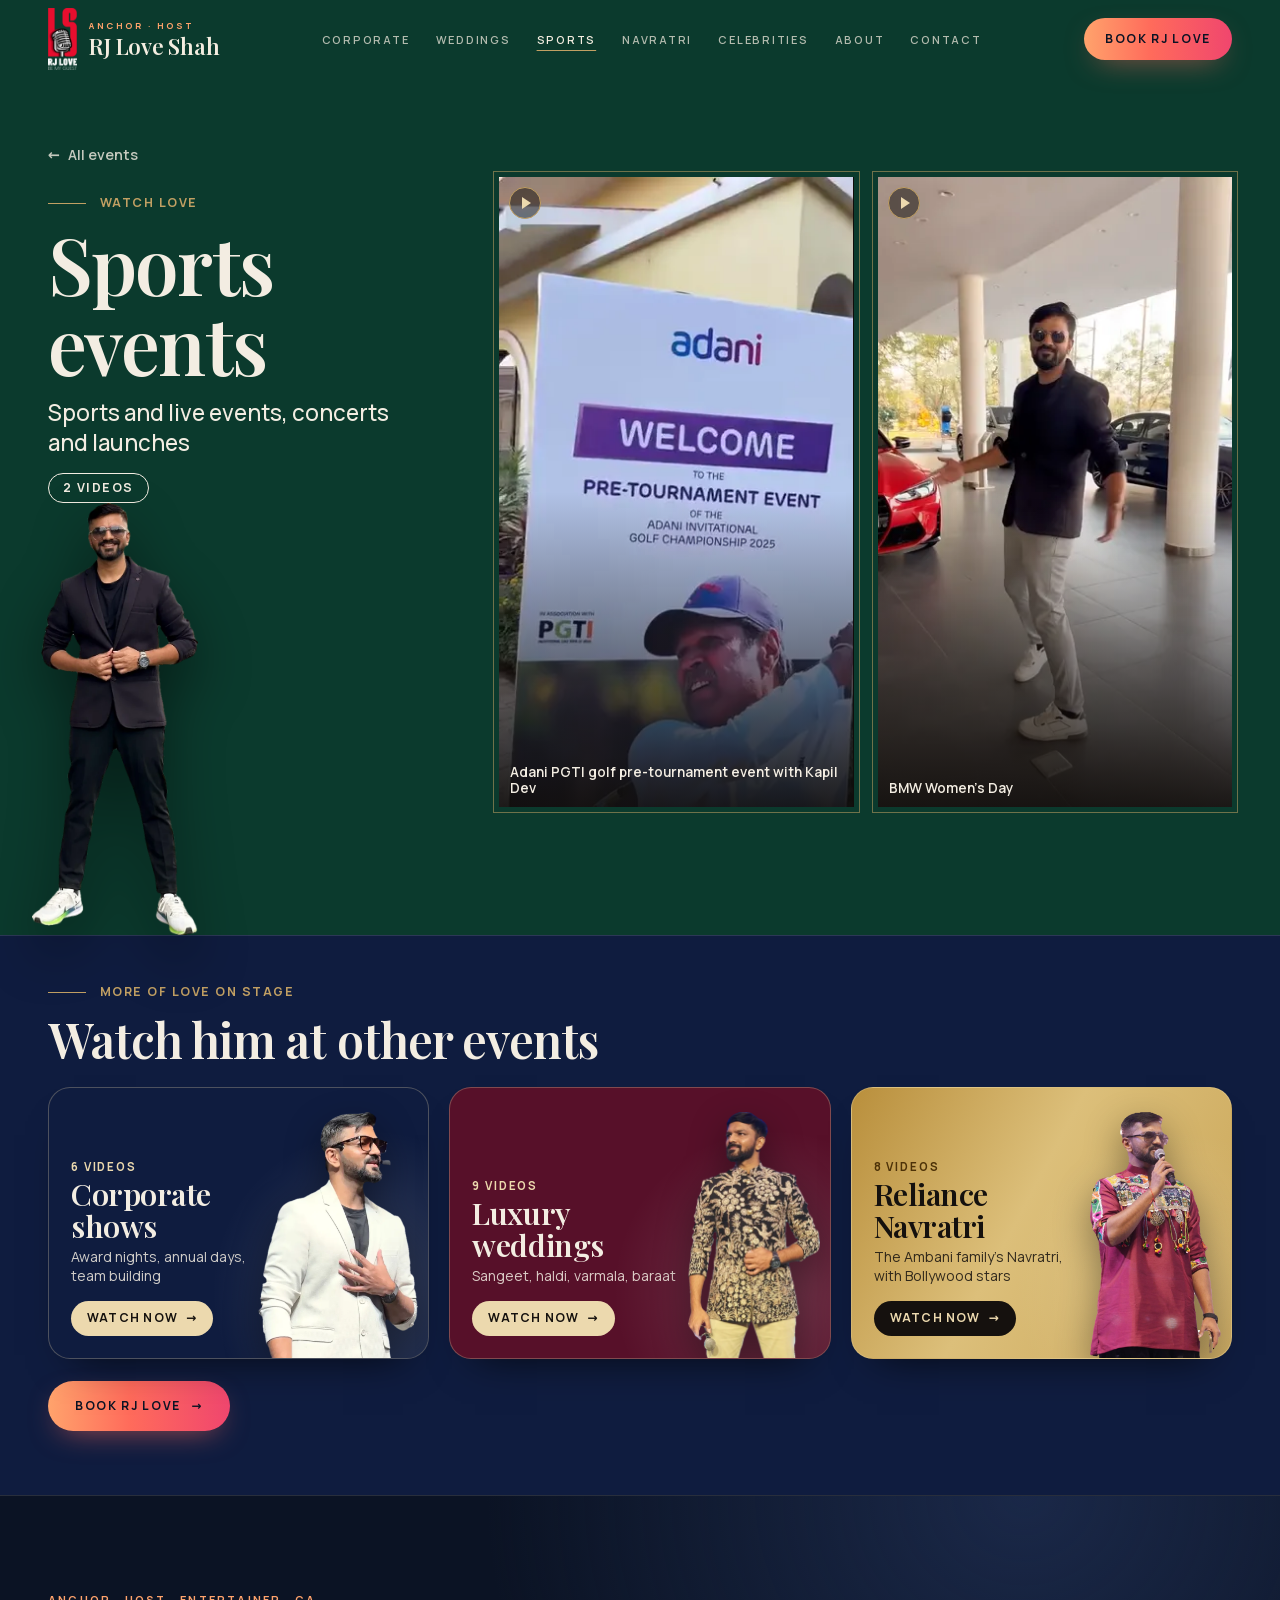
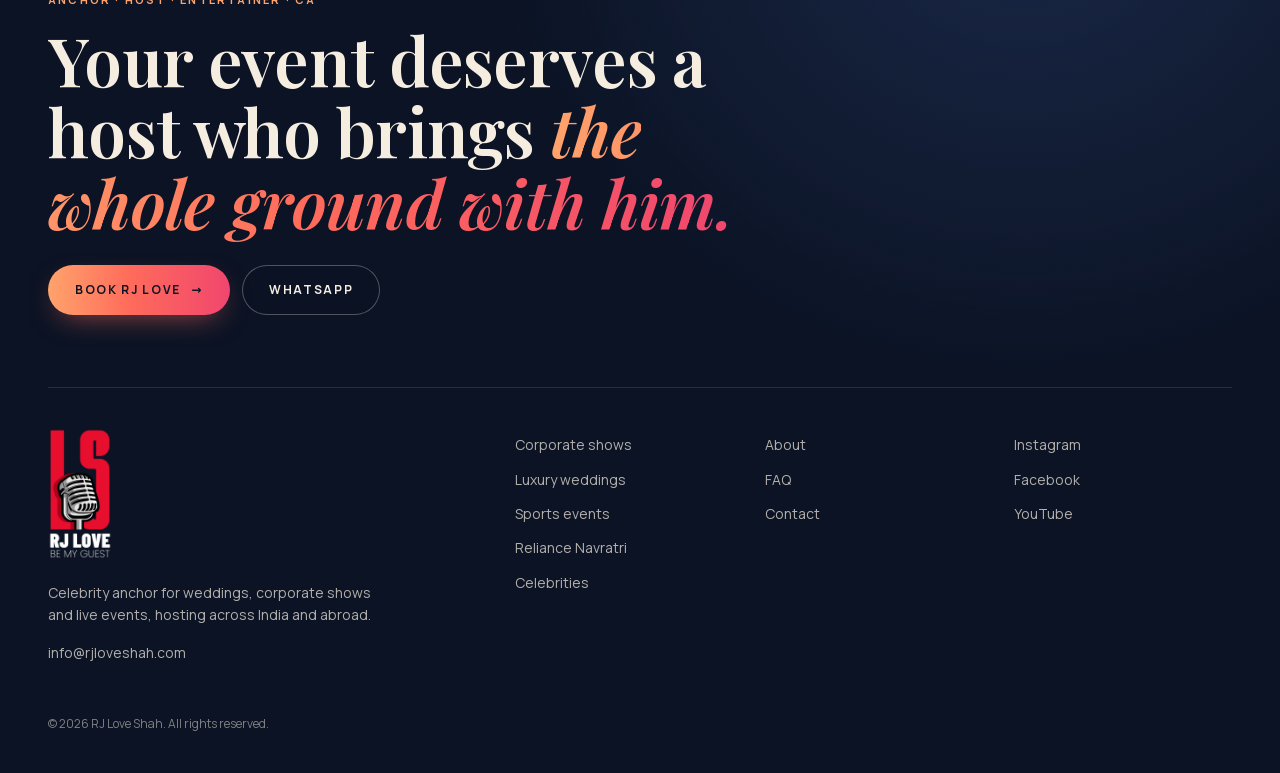
<file: events/sports/index.html>
<!doctype html>
<html lang="en-IN">
<head>
  <meta charset="utf-8">
  <meta name="viewport" content="width=device-width, initial-scale=1, viewport-fit=cover">
  <title>Sports events | RJ Love Shah – Sports Event Anchor – Videos</title>
  <meta name="description" content="Watch RJ Love Shah host sports and live events: leagues, tournaments, concerts and launches.">
  <link rel="canonical" href="https://www.rjloveshah.com/events/sports/">
  <meta name="theme-color" content="#0B1324">
  <link rel="icon" href="../../favicon.ico" sizes="48x48">
  <link rel="icon" href="../../assets/img/logo/rj-love-mark.svg" type="image/svg+xml">
  <link rel="apple-touch-icon" href="../../assets/img/logo/apple-touch-icon.png">
  <link rel="manifest" href="../../site.webmanifest">
  <meta property="og:type" content="website">
  <meta property="og:site_name" content="RJ Love Shah">
  <meta property="og:locale" content="en_IN">
  <meta property="og:title" content="Sports events | RJ Love Shah">
  <meta property="og:description" content="Watch RJ Love Shah host sports and live events: leagues, tournaments, concerts and launches.">
  <meta property="og:url" content="https://www.rjloveshah.com/events/sports/">
  <meta property="og:image" content="https://www.rjloveshah.com/assets/img/share-rj-love-shah-3.jpg">
  <meta property="og:image:width" content="1200">
  <meta property="og:image:height" content="630">
  <meta name="twitter:card" content="summary_large_image">
  <meta name="twitter:image" content="https://www.rjloveshah.com/assets/img/share-rj-love-shah-3.jpg">
  <link rel="preload" href="../../assets/fonts/playfair-latin.woff2" as="font" type="font/woff2" crossorigin>
  <link rel="stylesheet" href="../../assets/css/main.css?v=c60bf9da">
  <script type="application/ld+json">{"@context":"https://schema.org","@type":"BreadcrumbList","itemListElement":[{"@type":"ListItem","position":1,"name":"Home","item":"https://www.rjloveshah.com/"},{"@type":"ListItem","position":2,"name":"Sports events","item":"https://www.rjloveshah.com/events/sports/"}]}</script>
</head>
<body class="event-page">
  <a class="skip-link" href="#main">Skip to content</a>

  <!-- ===== Header ===== -->
  <header class="site-header" data-header>
    <div class="site-header__inner">
      <a class="logo logo--mark" href="../../" aria-label="RJ Love Shah, home">
        <img class="logo__mark" src="../../assets/img/logo/rj-love-logo-140.webp" width="66" height="140" alt="" decoding="async">
        <span class="logo__text"><span class="logo__kicker">Anchor · Host</span>
        <span class="logo__name">RJ Love Shah</span></span>
      </a>
      <nav class="nav" aria-label="Main">
        <ul>
          <li><a href="../corporate/">Corporate</a></li>
          <li><a href="../weddings/">Weddings</a></li>
          <li><a href="../sports/" aria-current="page">Sports</a></li>
          <li><a href="../navratri/">Navratri</a></li>
          <li><a href="../../#celebrities">Celebrities</a></li>
          <li><a href="../../#about">About</a></li>
          <li><a href="../../#contact">Contact</a></li>
        </ul>
      </nav>
      <a class="btn btn--grad btn--sm header-cta" href="../../#contact">Book RJ Love</a>
      <button class="menu-btn" type="button" aria-expanded="false" aria-controls="mobile-menu" data-menu-btn>
        <span class="menu-btn__bars" aria-hidden="true"></span><span class="visually-hidden">Menu</span>
      </button>
    </div>
    <div class="mobile-menu" id="mobile-menu" hidden data-menu>
      <nav class="mobile-menu__body" aria-label="Menu">
        <p class="mobile-menu__label">Events</p>
        <ul class="mobile-menu__events">
          <li><a href="../corporate/"><span class="mobile-menu__num">01</span>Corporate</a></li>
          <li><a href="../weddings/"><span class="mobile-menu__num">02</span>Weddings</a></li>
          <li><a href="../sports/" aria-current="page"><span class="mobile-menu__num">03</span>Sports</a></li>
          <li><a href="../navratri/"><span class="mobile-menu__num">04</span>Navratri</a></li>
        </ul>
        <p class="mobile-menu__label">More</p>
        <ul class="mobile-menu__more">
          <li><a href="../../#celebrities">Celebrities</a></li>
          <li><a href="../../#about">About</a></li>
          <li><a href="../../#contact">Contact</a></li>
        </ul>
      </nav>
      <div class="mobile-menu__foot">
        <a class="btn btn--grad" href="../../#contact">Book RJ Love</a>
        <div class="mobile-menu__quick">
          <a href="https://wa.me/917383972757?text=Hi%20Love%2C%20I%27d%20like%20to%20book%20you%20for%20an%20event" target="_blank" rel="noopener"><svg viewBox="0 0 24 24" width="18" height="18" aria-hidden="true"><path fill="currentColor" d="M12.04 2C6.58 2 2.13 6.45 2.13 11.91c0 1.75.46 3.45 1.32 4.95L2.05 22l5.25-1.38a9.9 9.9 0 0 0 4.74 1.21c5.46 0 9.91-4.45 9.91-9.91C21.95 6.45 17.5 2 12.04 2Zm5.8 14.03c-.24.68-1.42 1.3-1.95 1.35-.5.05-.97.23-3.27-.68-2.77-1.09-4.52-3.92-4.66-4.1-.13-.18-1.11-1.48-1.11-2.82 0-1.34.7-2 .95-2.27.25-.27.54-.34.72-.34l.52.01c.17.01.39-.06.61.47.24.56.79 1.92.86 2.06.07.14.11.3.02.48-.09.18-.14.3-.27.46-.14.16-.29.36-.41.48-.14.14-.28.29-.12.56.16.27.71 1.17 1.52 1.9 1.05.93 1.93 1.22 2.2 1.36.27.14.43.11.59-.07.16-.18.68-.79.86-1.06.18-.27.36-.23.61-.14.25.09 1.59.75 1.86.89.27.14.45.2.52.32.07.11.07.66-.17 1.34Z"/></svg>WhatsApp</a>
          <a href="mailto:info@rjloveshah.com"><svg viewBox="0 0 24 24" width="18" height="18" aria-hidden="true" fill="none" stroke="currentColor" stroke-width="1.8" stroke-linecap="round" stroke-linejoin="round"><rect x="3" y="5" width="18" height="14" rx="2"/><path d="m3 7 9 6 9-6"/></svg>Email</a>
        </div>
      </div>
    </div>
  </header>

  <main id="main">
    <section class="chapter chapter--green" id="ev-sports" aria-labelledby="ev-sports-title">
      <div class="chapter__in">
        <div class="chapter__head">
          <p class="chapter__back"><a href="../../#video-folders"><span aria-hidden="true">←</span> All events</a></p>
          <p class="chapter__kicker">Watch Love</p>
          <h1 class="chapter__title" id="ev-sports-title">Sports events</h1>
          <p class="chapter__lead">Sports and live events, concerts and launches</p>
          <p class="chapter__chip">2 videos</p>
          <img class="chapter__love" src="../../assets/img/cover/love-sports.webp" width="398" height="1033" decoding="async" alt="">
        </div>
        <ul class="chapter__clips" style="--cols: 2">
          <li><button class="chapter__clip" type="button" data-video-open data-src="../../assets/video/watch/sports/kapil-dev-pgti.mp4" data-poster="../../assets/img/watch/sports-kapil-dev-pgti.webp" data-shape="tall" data-title="Adani PGTI golf pre-tournament event with Kapil Dev" aria-label="Play video: Adani PGTI golf pre-tournament event with Kapil Dev">
            <video muted loop playsinline preload="none" poster="../../assets/img/watch/sports-kapil-dev-pgti.webp" data-src-preview="../../assets/video/previews/watch-sports-kapil-dev-pgti.mp4" aria-hidden="true"></video>
            <span class="chapter__play" aria-hidden="true"></span><span class="chapter__cap">Adani PGTI golf pre-tournament event with Kapil Dev</span></button></li>
          <li><button class="chapter__clip" type="button" data-video-open data-src="../../assets/video/watch/sports/bmw-womens-day.mp4" data-poster="../../assets/img/watch/sports-bmw-womens-day.webp" data-shape="tall" data-title="BMW Women’s Day" aria-label="Play video: BMW Women’s Day">
            <video muted loop playsinline preload="none" poster="../../assets/img/watch/sports-bmw-womens-day.webp" data-src-preview="../../assets/video/previews/watch-sports-bmw-womens-day.mp4" aria-hidden="true"></video>
            <span class="chapter__play" aria-hidden="true"></span><span class="chapter__cap">BMW Women’s Day</span></button></li>
        </ul>
      </div>
    </section>

    <nav class="ev-more chapter--green" aria-label="More events">
      <div class="ev-more__in">
        <p class="chapter__kicker">More of Love on stage</p>
        <h2 class="ev-more__title">Watch him at other events</h2>
        <ul class="ev-more__list">
          <li><a class="more-card more-card--corporate" href="../corporate/">
            <span class="more-card__text">
              <span class="more-card__count">6 videos</span>
              <span class="more-card__name">Corporate shows</span>
              <span class="more-card__line">Award nights, annual days, team building</span>
              <span class="more-card__go">Watch now <span aria-hidden="true">→</span></span>
            </span>
            <img class="more-card__love" src="../../assets/img/cover/love-corporate.webp" width="597" height="914" loading="lazy" decoding="async" alt="">
          </a></li>
          <li><a class="more-card more-card--weddings" href="../weddings/">
            <span class="more-card__text">
              <span class="more-card__count">9 videos</span>
              <span class="more-card__name">Luxury weddings</span>
              <span class="more-card__line">Sangeet, haldi, varmala, baraat</span>
              <span class="more-card__go">Watch now <span aria-hidden="true">→</span></span>
            </span>
            <img class="more-card__love" src="../../assets/img/cover/love-sherwani.webp" width="529" height="987" loading="lazy" decoding="async" alt="">
          </a></li>
          <li><a class="more-card more-card--navratri" href="../navratri/">
            <span class="more-card__text">
              <span class="more-card__count">8 videos</span>
              <span class="more-card__name">Reliance Navratri</span>
              <span class="more-card__line">The Ambani family&rsquo;s Navratri, with Bollywood stars</span>
              <span class="more-card__go">Watch now <span aria-hidden="true">→</span></span>
            </span>
            <img class="more-card__love" src="../../assets/img/cover/love-navratri-v2.webp" width="905" height="1700" loading="lazy" decoding="async" alt="">
          </a></li>
        </ul>
        <a class="btn btn--grad" href="../../#contact">Book RJ Love <span aria-hidden="true">→</span></a>
      </div>
    </nav>
  </main>

  <!-- ===== Footer ===== -->
  <footer class="footer">
    <div class="container">
      <div class="footer__cta">
        <p class="eyebrow">Anchor · Host · Entertainer · CA</p>
        <p class="footer__line">Your event deserves a host who brings <em class="grad-text">the whole ground with him.</em></p>
        <div class="footer__actions">
          <a class="btn btn--grad" href="../../#contact">Book RJ Love <span aria-hidden="true">→</span></a>
          <a class="btn btn--ghost" href="https://wa.me/917383972757" rel="noopener">WhatsApp</a>
        </div>
      </div>
      <div class="footer__grid">
        <div class="footer__brand">
          <p class="logo footer__logo"><img src="../../assets/img/logo/rj-love-logo-600.webp" width="292" height="600" loading="lazy" decoding="async" alt="RJ Love, Be My Guest: the RJ Love Shah logo"></p>
          <p>Celebrity anchor for weddings, corporate shows and live events, hosting across India and abroad.</p>
          <address>
            <a href="mailto:info@rjloveshah.com">info@rjloveshah.com</a>
          </address>
        </div>
        <nav aria-label="Footer: events"><ul>
          <li><a href="../corporate/">Corporate shows</a></li><li><a href="../weddings/">Luxury weddings</a></li><li><a href="../sports/">Sports events</a></li><li><a href="../navratri/">Reliance Navratri</a></li><li><a href="../../#celebrities">Celebrities</a></li>
        </ul></nav>
        <nav aria-label="Footer: site"><ul>
          <li><a href="../../#about">About</a></li><li><a href="../../#faq">FAQ</a></li><li><a href="../../#contact">Contact</a></li>
        </ul></nav>
        <nav aria-label="Footer: social"><ul>
          <li><a href="https://www.instagram.com/rjlove_shah" rel="noopener">Instagram</a></li>
          <li><a href="https://www.facebook.com/share/1CkYNs7Qu3/" rel="noopener">Facebook</a></li>
          <li><a href="https://youtube.com/@loveshah117" rel="noopener">YouTube</a></li>
        </ul></nav>
      </div>
      <p class="footer__legal">© 2026 RJ Love Shah. All rights reserved.</p>
    </div>
  </footer>

  <!-- Mobile action bar -->
  <div class="action-bar" role="region" aria-label="Quick booking">
    <a class="btn btn--grad" href="../../#contact">Book RJ Love</a>
    <a class="btn btn--ghost glass" href="https://wa.me/917383972757?text=Hi%20Love%2C%20I%27d%20like%20to%20book%20you%20for%20an%20event" rel="noopener">WhatsApp</a>
  </div>

  <!-- Video modal -->
  <dialog class="modal" data-modal aria-label="RJ Love Shah showreel">
    <button class="modal__close" type="button" data-modal-close aria-label="Close video">×</button>
    <!-- Filled with a YouTube player from Love's channel when a "watch" button is pressed -->
    <div class="modal__video" data-modal-frame></div>
  </dialog>

  <script src="../../assets/js/event.js?v=84023ccd" defer></script>
</body>
</html>
</file>
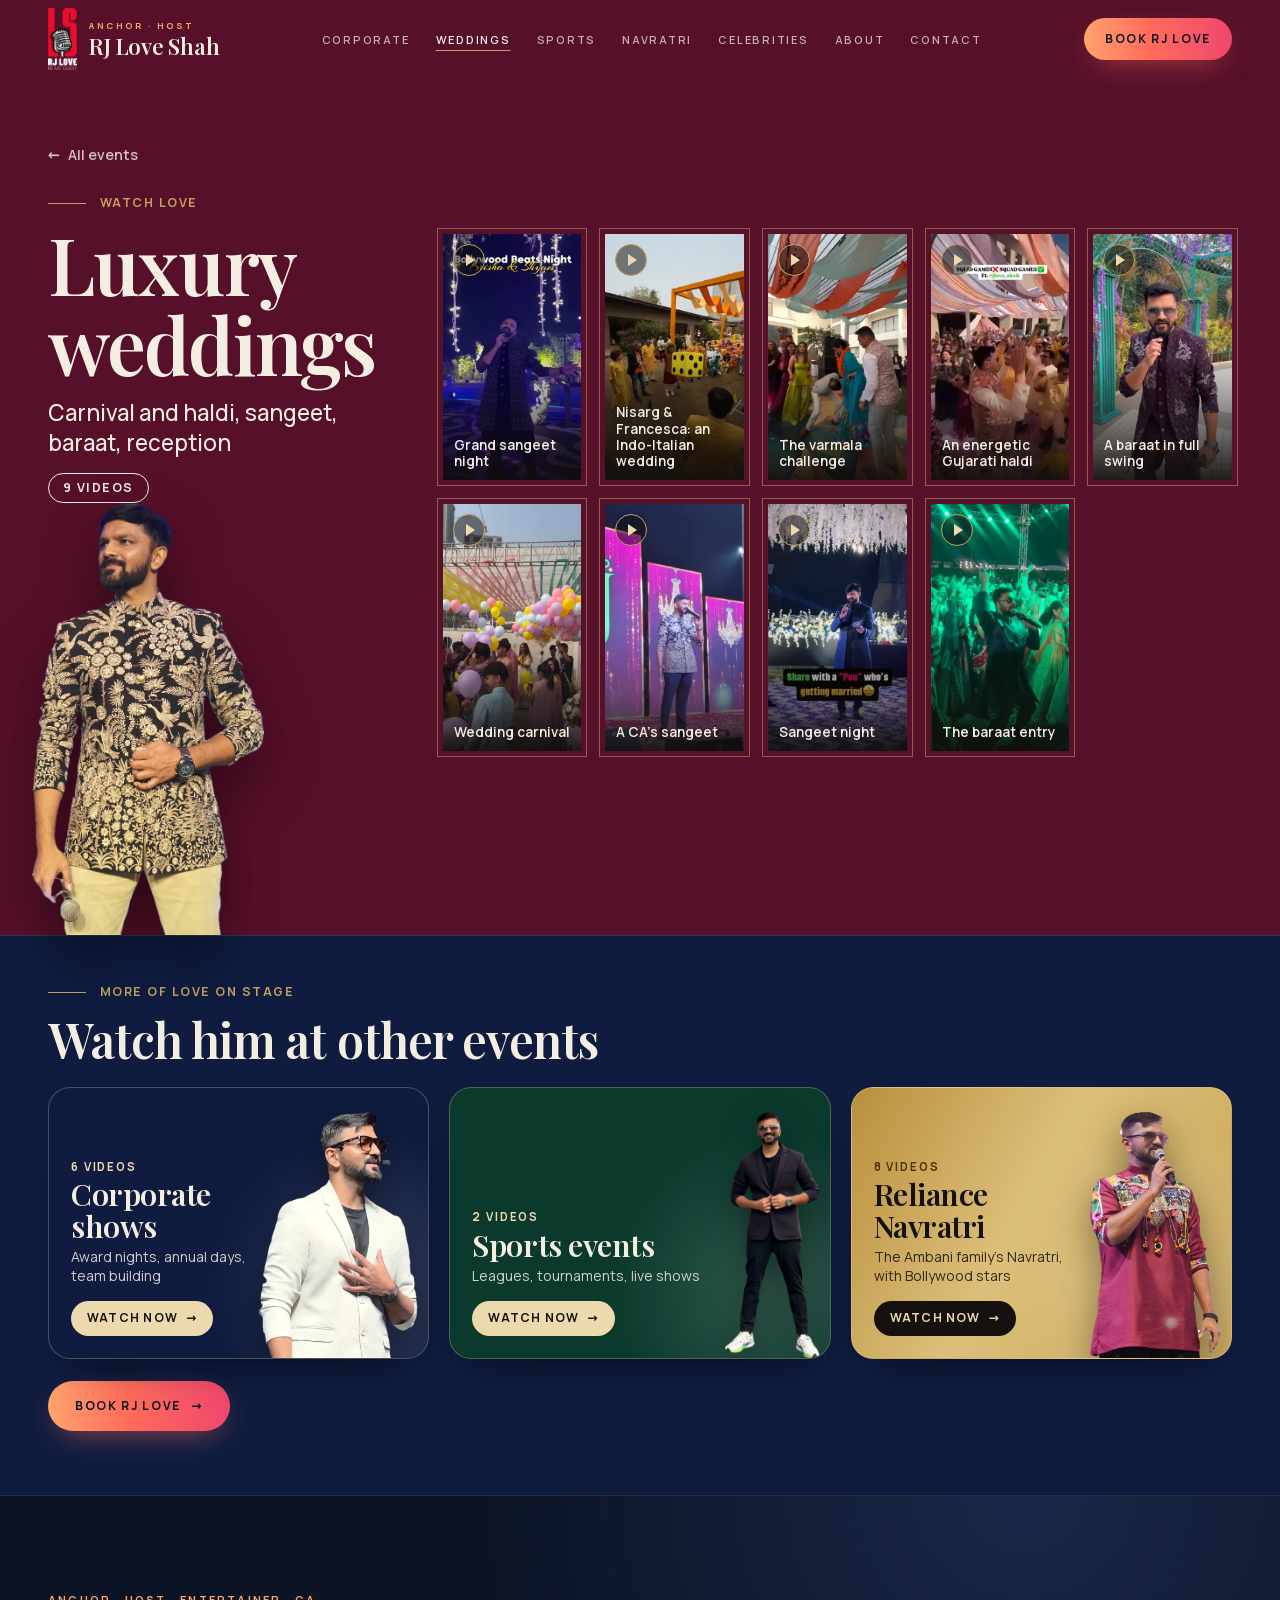
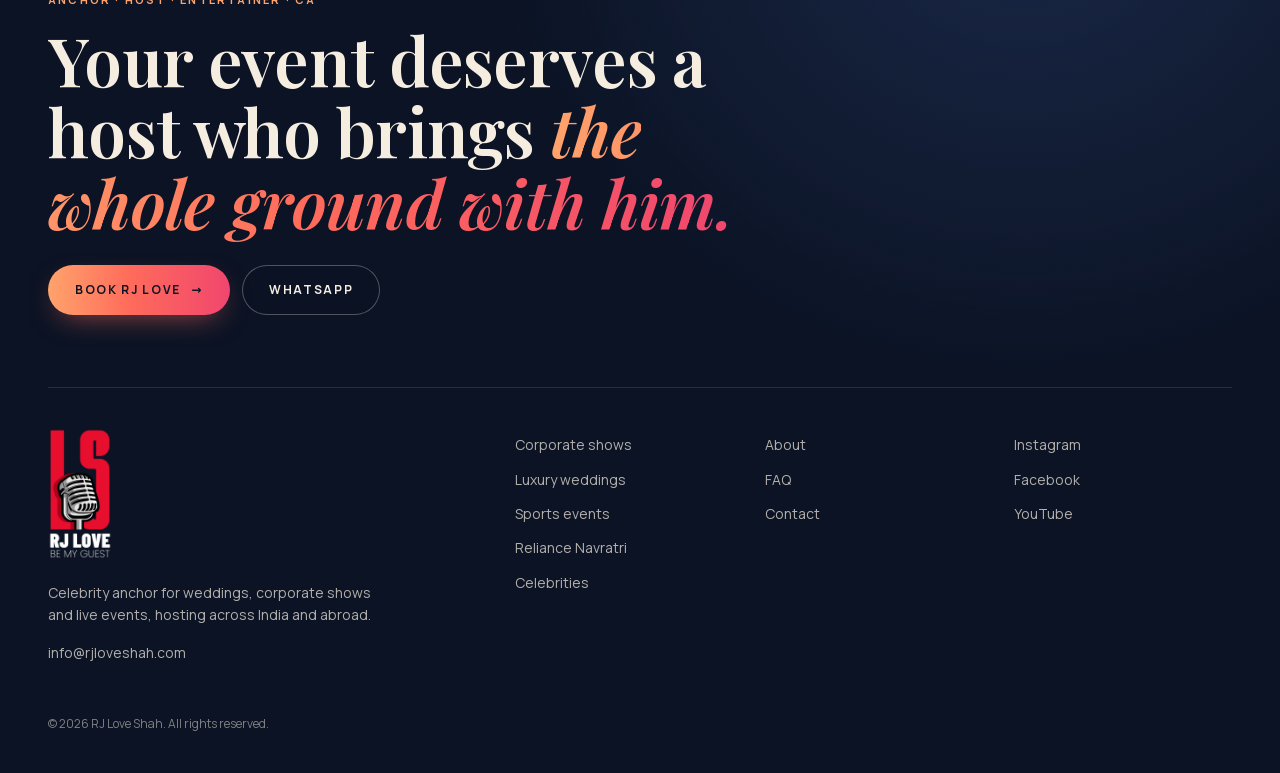
<file: events/weddings/index.html>
<!doctype html>
<html lang="en-IN">
<head>
  <meta charset="utf-8">
  <meta name="viewport" content="width=device-width, initial-scale=1, viewport-fit=cover">
  <title>Luxury weddings | RJ Love Shah – Wedding Anchor – Sangeet, Haldi & Baraat Videos</title>
  <meta name="description" content="Watch RJ Love Shah host luxury weddings: sangeet nights, haldi, varmala, baraat and wedding carnivals across India.">
  <link rel="canonical" href="https://www.rjloveshah.com/events/weddings/">
  <meta name="theme-color" content="#0B1324">
  <link rel="icon" href="../../favicon.ico" sizes="48x48">
  <link rel="icon" href="../../assets/img/logo/rj-love-mark.svg" type="image/svg+xml">
  <link rel="apple-touch-icon" href="../../assets/img/logo/apple-touch-icon.png">
  <link rel="manifest" href="../../site.webmanifest">
  <meta property="og:type" content="website">
  <meta property="og:site_name" content="RJ Love Shah">
  <meta property="og:locale" content="en_IN">
  <meta property="og:title" content="Luxury weddings | RJ Love Shah">
  <meta property="og:description" content="Watch RJ Love Shah host luxury weddings: sangeet nights, haldi, varmala, baraat and wedding carnivals across India.">
  <meta property="og:url" content="https://www.rjloveshah.com/events/weddings/">
  <meta property="og:image" content="https://www.rjloveshah.com/assets/img/share-rj-love-shah-3.jpg">
  <meta property="og:image:width" content="1200">
  <meta property="og:image:height" content="630">
  <meta name="twitter:card" content="summary_large_image">
  <meta name="twitter:image" content="https://www.rjloveshah.com/assets/img/share-rj-love-shah-3.jpg">
  <link rel="preload" href="../../assets/fonts/playfair-latin.woff2" as="font" type="font/woff2" crossorigin>
  <link rel="stylesheet" href="../../assets/css/main.css?v=c60bf9da">
  <script type="application/ld+json">{"@context":"https://schema.org","@type":"BreadcrumbList","itemListElement":[{"@type":"ListItem","position":1,"name":"Home","item":"https://www.rjloveshah.com/"},{"@type":"ListItem","position":2,"name":"Luxury weddings","item":"https://www.rjloveshah.com/events/weddings/"}]}</script>
</head>
<body class="event-page">
  <a class="skip-link" href="#main">Skip to content</a>

  <!-- ===== Header ===== -->
  <header class="site-header" data-header>
    <div class="site-header__inner">
      <a class="logo logo--mark" href="../../" aria-label="RJ Love Shah, home">
        <img class="logo__mark" src="../../assets/img/logo/rj-love-logo-140.webp" width="66" height="140" alt="" decoding="async">
        <span class="logo__text"><span class="logo__kicker">Anchor · Host</span>
        <span class="logo__name">RJ Love Shah</span></span>
      </a>
      <nav class="nav" aria-label="Main">
        <ul>
          <li><a href="../corporate/">Corporate</a></li>
          <li><a href="../weddings/" aria-current="page">Weddings</a></li>
          <li><a href="../sports/">Sports</a></li>
          <li><a href="../navratri/">Navratri</a></li>
          <li><a href="../../#celebrities">Celebrities</a></li>
          <li><a href="../../#about">About</a></li>
          <li><a href="../../#contact">Contact</a></li>
        </ul>
      </nav>
      <a class="btn btn--grad btn--sm header-cta" href="../../#contact">Book RJ Love</a>
      <button class="menu-btn" type="button" aria-expanded="false" aria-controls="mobile-menu" data-menu-btn>
        <span class="menu-btn__bars" aria-hidden="true"></span><span class="visually-hidden">Menu</span>
      </button>
    </div>
    <div class="mobile-menu" id="mobile-menu" hidden data-menu>
      <nav class="mobile-menu__body" aria-label="Menu">
        <p class="mobile-menu__label">Events</p>
        <ul class="mobile-menu__events">
          <li><a href="../corporate/"><span class="mobile-menu__num">01</span>Corporate</a></li>
          <li><a href="../weddings/" aria-current="page"><span class="mobile-menu__num">02</span>Weddings</a></li>
          <li><a href="../sports/"><span class="mobile-menu__num">03</span>Sports</a></li>
          <li><a href="../navratri/"><span class="mobile-menu__num">04</span>Navratri</a></li>
        </ul>
        <p class="mobile-menu__label">More</p>
        <ul class="mobile-menu__more">
          <li><a href="../../#celebrities">Celebrities</a></li>
          <li><a href="../../#about">About</a></li>
          <li><a href="../../#contact">Contact</a></li>
        </ul>
      </nav>
      <div class="mobile-menu__foot">
        <a class="btn btn--grad" href="../../#contact">Book RJ Love</a>
        <div class="mobile-menu__quick">
          <a href="https://wa.me/917383972757?text=Hi%20Love%2C%20I%27d%20like%20to%20book%20you%20for%20an%20event" target="_blank" rel="noopener"><svg viewBox="0 0 24 24" width="18" height="18" aria-hidden="true"><path fill="currentColor" d="M12.04 2C6.58 2 2.13 6.45 2.13 11.91c0 1.75.46 3.45 1.32 4.95L2.05 22l5.25-1.38a9.9 9.9 0 0 0 4.74 1.21c5.46 0 9.91-4.45 9.91-9.91C21.95 6.45 17.5 2 12.04 2Zm5.8 14.03c-.24.68-1.42 1.3-1.95 1.35-.5.05-.97.23-3.27-.68-2.77-1.09-4.52-3.92-4.66-4.1-.13-.18-1.11-1.48-1.11-2.82 0-1.34.7-2 .95-2.27.25-.27.54-.34.72-.34l.52.01c.17.01.39-.06.61.47.24.56.79 1.92.86 2.06.07.14.11.3.02.48-.09.18-.14.3-.27.46-.14.16-.29.36-.41.48-.14.14-.28.29-.12.56.16.27.71 1.17 1.52 1.9 1.05.93 1.93 1.22 2.2 1.36.27.14.43.11.59-.07.16-.18.68-.79.86-1.06.18-.27.36-.23.61-.14.25.09 1.59.75 1.86.89.27.14.45.2.52.32.07.11.07.66-.17 1.34Z"/></svg>WhatsApp</a>
          <a href="mailto:info@rjloveshah.com"><svg viewBox="0 0 24 24" width="18" height="18" aria-hidden="true" fill="none" stroke="currentColor" stroke-width="1.8" stroke-linecap="round" stroke-linejoin="round"><rect x="3" y="5" width="18" height="14" rx="2"/><path d="m3 7 9 6 9-6"/></svg>Email</a>
        </div>
      </div>
    </div>
  </header>

  <main id="main">
    <section class="chapter chapter--wine" id="ev-weddings" aria-labelledby="ev-weddings-title">
      <div class="chapter__in">
        <div class="chapter__head">
          <p class="chapter__back"><a href="../../#video-folders"><span aria-hidden="true">←</span> All events</a></p>
          <p class="chapter__kicker">Watch Love</p>
          <h1 class="chapter__title" id="ev-weddings-title">Luxury weddings</h1>
          <p class="chapter__lead">Carnival and haldi, sangeet, baraat, reception</p>
          <p class="chapter__chip">9 videos</p>
          <img class="chapter__love" src="../../assets/img/cover/love-sherwani.webp" width="529" height="987" decoding="async" alt="">
        </div>
        <ul class="chapter__clips" style="--cols: 5">
          <li><button class="chapter__clip" type="button" data-video-open data-src="../../assets/video/watch/weddings/grand-sangeet-night.mp4" data-poster="../../assets/img/watch/weddings-grand-sangeet-night.webp" data-shape="tall" data-title="Grand sangeet night" aria-label="Play video: Grand sangeet night">
            <video muted loop playsinline preload="none" poster="../../assets/img/watch/weddings-grand-sangeet-night.webp" data-src-preview="../../assets/video/previews/watch-weddings-grand-sangeet-night.mp4" aria-hidden="true"></video>
            <span class="chapter__play" aria-hidden="true"></span><span class="chapter__cap">Grand sangeet night</span></button></li>
          <li><button class="chapter__clip" type="button" data-video-open data-src="../../assets/video/watch/weddings/nisarg-francesca-carnival.mp4" data-poster="../../assets/img/watch/weddings-nisarg-francesca-carnival.webp" data-shape="tall" data-title="Nisarg &amp; Francesca: an Indo-Italian wedding" aria-label="Play video: Nisarg &amp; Francesca: an Indo-Italian wedding">
            <video muted loop playsinline preload="none" poster="../../assets/img/watch/weddings-nisarg-francesca-carnival.webp" data-src-preview="../../assets/video/previews/watch-weddings-nisarg-francesca-carnival.mp4" aria-hidden="true"></video>
            <span class="chapter__play" aria-hidden="true"></span><span class="chapter__cap">Nisarg &amp; Francesca: an Indo-Italian wedding</span></button></li>
          <li><button class="chapter__clip" type="button" data-video-open data-src="../../assets/video/watch/weddings/varmala-challenge.mp4" data-poster="../../assets/img/watch/weddings-varmala-challenge.webp" data-shape="tall" data-title="The varmala challenge" aria-label="Play video: The varmala challenge">
            <video muted loop playsinline preload="none" poster="../../assets/img/watch/weddings-varmala-challenge.webp" data-src-preview="../../assets/video/previews/watch-weddings-varmala-challenge.mp4" aria-hidden="true"></video>
            <span class="chapter__play" aria-hidden="true"></span><span class="chapter__cap">The varmala challenge</span></button></li>
          <li><button class="chapter__clip" type="button" data-video-open data-src="../../assets/video/watch/weddings/gujarati-haldi.mp4" data-poster="../../assets/img/watch/weddings-gujarati-haldi.webp" data-shape="tall" data-title="An energetic Gujarati haldi" aria-label="Play video: An energetic Gujarati haldi">
            <video muted loop playsinline preload="none" poster="../../assets/img/watch/weddings-gujarati-haldi.webp" data-src-preview="../../assets/video/previews/watch-weddings-gujarati-haldi.mp4" aria-hidden="true"></video>
            <span class="chapter__play" aria-hidden="true"></span><span class="chapter__cap">An energetic Gujarati haldi</span></button></li>
          <li><button class="chapter__clip" type="button" data-video-open data-src="../../assets/video/watch/weddings/baraat-2.mp4" data-poster="../../assets/img/watch/weddings-baraat-2.webp" data-shape="tall" data-title="A baraat in full swing" aria-label="Play video: A baraat in full swing">
            <video muted loop playsinline preload="none" poster="../../assets/img/watch/weddings-baraat-2.webp" data-src-preview="../../assets/video/previews/watch-weddings-baraat-2.mp4" aria-hidden="true"></video>
            <span class="chapter__play" aria-hidden="true"></span><span class="chapter__cap">A baraat in full swing</span></button></li>
          <li><button class="chapter__clip" type="button" data-video-open data-src="../../assets/video/watch/weddings/carnival-1.mp4" data-poster="../../assets/img/watch/weddings-carnival-1.webp" data-shape="tall" data-title="Wedding carnival" aria-label="Play video: Wedding carnival">
            <video muted loop playsinline preload="none" poster="../../assets/img/watch/weddings-carnival-1.webp" data-src-preview="../../assets/video/previews/watch-weddings-carnival-1.mp4" aria-hidden="true"></video>
            <span class="chapter__play" aria-hidden="true"></span><span class="chapter__cap">Wedding carnival</span></button></li>
          <li><button class="chapter__clip" type="button" data-video-open data-src="../../assets/video/watch/weddings/ca-sangeet.mp4" data-poster="../../assets/img/watch/weddings-ca-sangeet.webp" data-shape="tall" data-title="A CA’s sangeet" aria-label="Play video: A CA’s sangeet">
            <video muted loop playsinline preload="none" poster="../../assets/img/watch/weddings-ca-sangeet.webp" data-src-preview="../../assets/video/previews/watch-weddings-ca-sangeet.mp4" aria-hidden="true"></video>
            <span class="chapter__play" aria-hidden="true"></span><span class="chapter__cap">A CA’s sangeet</span></button></li>
          <li><button class="chapter__clip" type="button" data-video-open data-src="../../assets/video/watch/weddings/sangeet-1.mp4" data-poster="../../assets/img/watch/weddings-sangeet-1.webp" data-shape="tall" data-title="Sangeet night" aria-label="Play video: Sangeet night">
            <video muted loop playsinline preload="none" poster="../../assets/img/watch/weddings-sangeet-1.webp" data-src-preview="../../assets/video/previews/watch-weddings-sangeet-1.mp4" aria-hidden="true"></video>
            <span class="chapter__play" aria-hidden="true"></span><span class="chapter__cap">Sangeet night</span></button></li>
          <li><button class="chapter__clip" type="button" data-video-open data-src="../../assets/video/watch/weddings/baraat-1.mp4" data-poster="../../assets/img/watch/weddings-baraat-1.webp" data-shape="tall" data-title="The baraat entry" aria-label="Play video: The baraat entry">
            <video muted loop playsinline preload="none" poster="../../assets/img/watch/weddings-baraat-1.webp" data-src-preview="../../assets/video/previews/watch-weddings-baraat-1.mp4" aria-hidden="true"></video>
            <span class="chapter__play" aria-hidden="true"></span><span class="chapter__cap">The baraat entry</span></button></li>
        </ul>
      </div>
    </section>

    <nav class="ev-more chapter--wine" aria-label="More events">
      <div class="ev-more__in">
        <p class="chapter__kicker">More of Love on stage</p>
        <h2 class="ev-more__title">Watch him at other events</h2>
        <ul class="ev-more__list">
          <li><a class="more-card more-card--corporate" href="../corporate/">
            <span class="more-card__text">
              <span class="more-card__count">6 videos</span>
              <span class="more-card__name">Corporate shows</span>
              <span class="more-card__line">Award nights, annual days, team building</span>
              <span class="more-card__go">Watch now <span aria-hidden="true">→</span></span>
            </span>
            <img class="more-card__love" src="../../assets/img/cover/love-corporate.webp" width="597" height="914" loading="lazy" decoding="async" alt="">
          </a></li>
          <li><a class="more-card more-card--sports" href="../sports/">
            <span class="more-card__text">
              <span class="more-card__count">2 videos</span>
              <span class="more-card__name">Sports events</span>
              <span class="more-card__line">Leagues, tournaments, live shows</span>
              <span class="more-card__go">Watch now <span aria-hidden="true">→</span></span>
            </span>
            <img class="more-card__love" src="../../assets/img/cover/love-sports.webp" width="398" height="1033" loading="lazy" decoding="async" alt="">
          </a></li>
          <li><a class="more-card more-card--navratri" href="../navratri/">
            <span class="more-card__text">
              <span class="more-card__count">8 videos</span>
              <span class="more-card__name">Reliance Navratri</span>
              <span class="more-card__line">The Ambani family&rsquo;s Navratri, with Bollywood stars</span>
              <span class="more-card__go">Watch now <span aria-hidden="true">→</span></span>
            </span>
            <img class="more-card__love" src="../../assets/img/cover/love-navratri-v2.webp" width="905" height="1700" loading="lazy" decoding="async" alt="">
          </a></li>
        </ul>
        <a class="btn btn--grad" href="../../#contact">Book RJ Love <span aria-hidden="true">→</span></a>
      </div>
    </nav>
  </main>

  <!-- ===== Footer ===== -->
  <footer class="footer">
    <div class="container">
      <div class="footer__cta">
        <p class="eyebrow">Anchor · Host · Entertainer · CA</p>
        <p class="footer__line">Your event deserves a host who brings <em class="grad-text">the whole ground with him.</em></p>
        <div class="footer__actions">
          <a class="btn btn--grad" href="../../#contact">Book RJ Love <span aria-hidden="true">→</span></a>
          <a class="btn btn--ghost" href="https://wa.me/917383972757" rel="noopener">WhatsApp</a>
        </div>
      </div>
      <div class="footer__grid">
        <div class="footer__brand">
          <p class="logo footer__logo"><img src="../../assets/img/logo/rj-love-logo-600.webp" width="292" height="600" loading="lazy" decoding="async" alt="RJ Love, Be My Guest: the RJ Love Shah logo"></p>
          <p>Celebrity anchor for weddings, corporate shows and live events, hosting across India and abroad.</p>
          <address>
            <a href="mailto:info@rjloveshah.com">info@rjloveshah.com</a>
          </address>
        </div>
        <nav aria-label="Footer: events"><ul>
          <li><a href="../corporate/">Corporate shows</a></li><li><a href="../weddings/">Luxury weddings</a></li><li><a href="../sports/">Sports events</a></li><li><a href="../navratri/">Reliance Navratri</a></li><li><a href="../../#celebrities">Celebrities</a></li>
        </ul></nav>
        <nav aria-label="Footer: site"><ul>
          <li><a href="../../#about">About</a></li><li><a href="../../#faq">FAQ</a></li><li><a href="../../#contact">Contact</a></li>
        </ul></nav>
        <nav aria-label="Footer: social"><ul>
          <li><a href="https://www.instagram.com/rjlove_shah" rel="noopener">Instagram</a></li>
          <li><a href="https://www.facebook.com/share/1CkYNs7Qu3/" rel="noopener">Facebook</a></li>
          <li><a href="https://youtube.com/@loveshah117" rel="noopener">YouTube</a></li>
        </ul></nav>
      </div>
      <p class="footer__legal">© 2026 RJ Love Shah. All rights reserved.</p>
    </div>
  </footer>

  <!-- Mobile action bar -->
  <div class="action-bar" role="region" aria-label="Quick booking">
    <a class="btn btn--grad" href="../../#contact">Book RJ Love</a>
    <a class="btn btn--ghost glass" href="https://wa.me/917383972757?text=Hi%20Love%2C%20I%27d%20like%20to%20book%20you%20for%20an%20event" rel="noopener">WhatsApp</a>
  </div>

  <!-- Video modal -->
  <dialog class="modal" data-modal aria-label="RJ Love Shah showreel">
    <button class="modal__close" type="button" data-modal-close aria-label="Close video">×</button>
    <!-- Filled with a YouTube player from Love's channel when a "watch" button is pressed -->
    <div class="modal__video" data-modal-frame></div>
  </dialog>

  <script src="../../assets/js/event.js?v=84023ccd" defer></script>
</body>
</html>
</file>
<file: assets/css/main.css>
/* RJ Love Shah – homepage styles. Structure follows the reference; tokens in DESIGN.md */

@font-face { font-family: "Playfair Display"; src: url("../fonts/playfair-latin.woff2") format("woff2"); font-weight: 400 900; font-style: normal; font-display: swap; }
@font-face { font-family: "Playfair Display"; src: url("../fonts/playfair-italic-latin.woff2") format("woff2"); font-weight: 400 900; font-style: italic; font-display: swap; }
@font-face { font-family: "Manrope"; src: url("../fonts/manrope-latin.woff2") format("woff2"); font-weight: 200 800; font-display: swap; }

:root {
  --ink: #0b1324;          /* page background: near-black navy */
  --navy: #14213d;         /* brand navy */
  --stage: #111c34;        /* raised dark panels */
  --stage-2: #1a2848;
  --cream: #f4ede0;
  --cream-dim: rgb(244 237 224 / .72);
  --cream-mute: rgb(244 237 224 / .5);
  --coral: #ff6b5b;
  --peach: #ffa36c;
  --rose: #f0466e;
  --grad: linear-gradient(90deg, var(--peach) 0%, var(--coral) 45%, var(--rose) 100%);
  --line: rgb(244 237 224 / .12);
  --paper-ink: #14213d;
  --paper-dim: rgb(20 33 61 / .7);

  --f-serif: "Playfair Display", Georgia, "Times New Roman", serif;
  --f-sans: "Manrope", system-ui, -apple-system, "Segoe UI", sans-serif;

  --gutter: 20px;
  --max: 1280px;
  --header-h: 68px;
  --ease: cubic-bezier(.2, .7, .2, 1);
}
@media (min-width: 640px) { :root { --gutter: 32px; } }
@media (min-width: 1280px) { :root { --gutter: 48px; --header-h: 78px; } }

/* ---------- base ---------- */
*, *::before, *::after { box-sizing: border-box; }
html { -webkit-text-size-adjust: 100%; scroll-behavior: smooth; scroll-padding-top: var(--header-h); }
body { margin: 0; background: var(--ink); color: var(--cream); font: 400 1rem/1.6 var(--f-sans); -webkit-font-smoothing: antialiased; overflow-x: clip; }
img, video, svg { display: block; max-width: 100%; }
a { color: inherit; text-decoration: none; }
ul, ol { margin: 0; padding: 0; list-style: none; }
h1, h2, h3, p, figure { margin: 0; }
button { font: inherit; color: inherit; }
:focus-visible { outline: 2px solid var(--coral); outline-offset: 3px; border-radius: 6px; }
.visually-hidden { position: absolute !important; width: 1px; height: 1px; overflow: hidden; clip: rect(0 0 0 0); clip-path: inset(50%); white-space: nowrap; }
.skip-link { position: fixed; top: 8px; left: 8px; z-index: 100; padding: 10px 16px; background: var(--coral); color: var(--ink); border-radius: 999px; font-weight: 700; transform: translateY(-160%); }
.skip-link:focus { transform: none; }
.center { text-align: center; }

.container { width: 100%; max-width: calc(var(--max) + var(--gutter) * 2); margin: 0 auto; padding: 0 var(--gutter); }
.section { padding: 88px 0; }
@media (min-width: 960px) { .section { padding: 128px 0; } }

.eyebrow { font: 700 .6875rem/1.4 var(--f-sans); letter-spacing: .2em; text-transform: uppercase; color: var(--peach); }
.eyebrow--dark { color: var(--coral); }
.eyebrow--plain { color: rgb(255 255 255 / .8); }
.h2 { font: 600 clamp(2.125rem, 5.4vw, 4rem)/1.06 var(--f-serif); letter-spacing: -.01em; text-wrap: balance; }
.h2--xl { font-size: clamp(2.5rem, 7vw, 5.5rem); }
.h2 em, .grad-text { font-style: italic; }
.grad-text { background: var(--grad); -webkit-background-clip: text; background-clip: text; color: transparent; padding: 0 .06em .16em 0; }
/* the bottom padding keeps descenders (g, y, p) inside the gradient, so they are never clipped */
.section-head { margin-bottom: 48px; }
.section-head .h2 { margin-top: 14px; }
.section-head--center { text-align: center; }
.section-head--split { display: grid; gap: 16px; align-items: end; }
.section-head--split p { color: var(--paper-dim); max-width: 42ch; }
@media (min-width: 960px) { .section-head--split { grid-template-columns: 1.4fr 1fr; gap: 48px; } .section-head--split p { justify-self: end; } }

/* light (cream) sections */
.light { background: var(--cream); color: var(--paper-ink); }
.light .grad-text { background: linear-gradient(90deg, #e9603f, #e5384f); -webkit-background-clip: text; background-clip: text; }

/* ---------- buttons ---------- */
.btn { display: inline-flex; align-items: center; justify-content: center; gap: 10px; min-height: 50px; padding: 0 26px; border-radius: 999px; border: 1px solid transparent; font: 700 .75rem/1 var(--f-sans); letter-spacing: .14em; text-transform: uppercase; cursor: pointer; transition: transform .2s var(--ease), background-color .2s, border-color .2s, box-shadow .2s; white-space: nowrap; }
.btn span[aria-hidden] { transition: transform .2s var(--ease); }
.btn:hover span[aria-hidden] { transform: translateX(3px); }
.btn:active { transform: scale(.98); }
.btn--grad { background: var(--grad) border-box; color: var(--ink); box-shadow: 0 10px 30px -12px rgb(255 107 91 / .7); }
.btn--grad:hover { box-shadow: 0 14px 36px -10px rgb(255 107 91 / .85); }
.btn--ghost { color: var(--cream); border-color: rgb(244 237 224 / .3); background: rgb(11 19 36 / .2); }
.btn--ghost:hover { background: rgb(244 237 224 / .08); border-color: rgb(244 237 224 / .6); }
.btn--outline-dark { color: var(--paper-ink); border-color: rgb(20 33 61 / .25); }
.btn--outline-dark:hover { background: rgb(20 33 61 / .06); }
.btn--sm { min-height: 42px; padding: 0 20px; }
.link-arrow { display: inline-flex; gap: 8px; align-items: center; font: 700 .6875rem/1 var(--f-sans); letter-spacing: .16em; text-transform: uppercase; color: var(--peach); }
.link-arrow::after { content: "→"; transition: transform .2s var(--ease); }
.link-arrow:hover::after { transform: translateX(4px); }
.glass { background: rgb(11 19 36 / .55); -webkit-backdrop-filter: blur(16px); backdrop-filter: blur(16px); border: 1px solid var(--line); }

/* ---------- header ---------- */
.site-header { position: fixed; inset: 0 0 auto; z-index: 50; transition: background-color .3s, border-color .3s; border-bottom: 1px solid transparent; }
.site-header.is-scrolled, body.menu-open .site-header { background: rgb(11 19 36 / .86); -webkit-backdrop-filter: blur(14px); backdrop-filter: blur(14px); border-bottom-color: var(--line); }
.site-header__inner { height: var(--header-h); max-width: calc(var(--max) + var(--gutter) * 2); margin: 0 auto; padding: 0 var(--gutter); display: flex; align-items: center; justify-content: space-between; gap: 20px; }
.logo { display: inline-flex; flex-direction: column; line-height: 1; }
.logo__kicker { font: 700 .5625rem/1 var(--f-sans); letter-spacing: .28em; text-transform: uppercase; color: var(--peach); }
.logo__name { margin-top: 5px; font: 600 1.375rem/1 var(--f-serif); letter-spacing: -.01em; }
.nav, .header-cta { display: none; }
.nav ul { display: flex; gap: 26px; }
.nav a { font: 600 .6875rem/1 var(--f-sans); letter-spacing: .16em; text-transform: uppercase; color: var(--cream-dim); transition: color .2s; padding: 10px 0; }
.nav a:hover { color: var(--cream); }
.menu-btn { width: 46px; height: 46px; border-radius: 50%; border: 1px solid var(--line); background: rgb(11 19 36 / .45); cursor: pointer; display: grid; place-items: center; }
.menu-btn__bars, .menu-btn__bars::before { display: block; width: 18px; height: 2px; background: currentColor; border-radius: 2px; transition: transform .25s var(--ease); }
.menu-btn__bars { position: relative; transform: translateY(-3px); }
.menu-btn__bars::before { content: ""; position: absolute; top: 6px; }
.menu-btn[aria-expanded="true"] .menu-btn__bars { transform: rotate(45deg); }
.menu-btn[aria-expanded="true"] .menu-btn__bars::before { transform: translateY(-6px) rotate(-90deg); }
.mobile-menu { position: fixed; inset: var(--header-h) 0 0; background: var(--ink); padding: 16px var(--gutter) 120px; overflow-y: auto; }
.mobile-menu a:not(.btn) { display: block; padding: 14px 0; border-bottom: 1px solid var(--line); font: 600 1.875rem/1.1 var(--f-serif); }
.mobile-menu .btn { margin-top: 28px; width: 100%; }
body.menu-open { overflow: hidden; }
@media (min-width: 1100px) {
  .nav { display: block; }
  .header-cta { display: inline-flex; }
  .menu-btn, .mobile-menu { display: none !important; }
}

/* progress rail */
.rail { position: fixed; right: 18px; top: 22vh; bottom: 22vh; width: 2px; background: var(--line); z-index: 40; border-radius: 2px; display: none; }
.rail__fill { position: absolute; inset: 0 0 auto; height: 0; background: var(--grad); border-radius: 2px; }
.rail__mic { position: absolute; left: 50%; top: 0; width: 12px; height: 12px; margin-left: -6px; margin-top: -6px; border-radius: 50%; background: var(--coral); box-shadow: 0 0 0 4px rgb(255 107 91 / .25); }
@media (min-width: 1100px) { .rail { display: block; } }

/* ---------- 1 · hero ---------- */
.hero { position: relative; isolation: isolate; min-height: 100svh; min-height: max(100svh, 640px); display: flex; overflow: hidden; }
.hero__bg, .hero__bg img { position: absolute; inset: 0; width: 100%; height: 100%; z-index: -2; }
.hero__bg img { object-fit: cover; object-position: 66% 35%; }
@media (min-width: 768px) { .hero__bg img { object-position: 62% 40%; } }
/* corporate photo (white blazer): tall version on phones and portrait tablets, Love on the right on wide screens */
.hero__bg--alt img { object-position: 50% 62%; }
@media (min-width: 768px) and (orientation: landscape), (min-width: 1200px) { .hero__bg--alt img { object-position: 100% 30%; } }
/* hero slideshow: slow crossfade with a gentle settle-in zoom */
.hero__slide { opacity: 0; transition: opacity 1.6s cubic-bezier(.4, 0, .2, 1); }
.hero__slide.is-active { opacity: 1; }
.hero__slide img { transform: scale(1.06); transition: transform 7s cubic-bezier(.2, .6, .2, 1); }
.hero__slide.is-active img { transform: scale(1); }
@media (prefers-reduced-motion: reduce) { .hero__slide, .hero__slide img { transition: none; transform: none; } }
.hero__shade { position: absolute; inset: 0; z-index: -1; background:
  linear-gradient(180deg, rgb(11 19 36 / .65) 0%, rgb(11 19 36 / .05) 28%, rgb(11 19 36 / .1) 50%, rgb(11 19 36 / .92) 82%, var(--ink) 100%); }
@media (min-width: 768px) { .hero__shade { background:
  linear-gradient(180deg, rgb(11 19 36 / .55) 0%, transparent 25%),
  linear-gradient(0deg, var(--ink) 0%, rgb(11 19 36 / .75) 26%, transparent 55%),
  linear-gradient(90deg, rgb(11 19 36 / .55) 0%, transparent 40%); } }
.hero__inner { position: relative; width: 100%; max-width: calc(var(--max) + var(--gutter) * 2); margin: 0 auto; padding: calc(var(--header-h) + 24px) var(--gutter) 40px; display: flex; flex-direction: column; justify-content: space-between; gap: 24px; }
.hero__big { font: 500 italic clamp(3rem, 12vw, 9rem)/.95 var(--f-serif); letter-spacing: -.02em; color: var(--cream); text-shadow: 0 6px 40px rgb(11 19 36 / .5); }
.hero__top { display: flex; flex-direction: column; }
.hero__big--right { align-self: flex-end; text-align: right; }
@media (min-width: 768px) {
  .hero__top { flex-direction: row; justify-content: space-between; align-items: flex-start; gap: 24px; }
  .hero__big { font-size: clamp(3rem, 5.6vw, 5.75rem); }
  .hero__big--right { align-self: auto; }
}
@media (max-width: 767px) { .hero__big { font-size: clamp(2.5rem, 12.5vw, 3.75rem); line-height: 1; } .hero__big--right { margin-top: 10px; }
  .hero__big-pre { display: block; margin-bottom: 2px; } }
/* "The Voice of" sits smaller, the key word (Radio / Big Shows) carries the size */
.hero__big-pre { font-size: .46em; font-style: italic; letter-spacing: 0; color: rgb(244 237 224 / .88); }
.hero__big em { padding-right: .06em; }
.hero__bottom { display: grid; gap: 22px; align-items: end; }
@media (min-width: 960px) { .hero__bottom { grid-template-columns: 1fr minmax(320px, 400px); gap: 64px; } }
.hero__title { margin-top: 12px; }
.hero__title-main { display: block; font: 600 clamp(2.75rem, 8vw, 6.5rem)/.95 var(--f-serif); letter-spacing: -.02em; }
/* "Be My Guest": the tagline under the name, clearly smaller */
.hero__title-sub { display: block; margin-top: 10px; font: 500 italic clamp(1.375rem, 2.8vw, 2.5rem)/1.1 var(--f-serif); background: var(--grad); -webkit-background-clip: text; background-clip: text; color: transparent; padding-right: .1em; width: fit-content; }
.hero__meta { margin-top: 18px; display: flex; flex-wrap: wrap; gap: 6px 18px; font: 700 .6875rem/1.4 var(--f-sans); letter-spacing: .16em; text-transform: uppercase; color: var(--cream-dim); }
.hero__meta li + li::before { content: "·"; margin-right: 18px; color: var(--coral); }
.hero__right p { color: var(--cream-dim); font-size: .9375rem; }
.hero__right strong, .hero__lede-m strong { color: var(--cream); font-weight: 700; }
@media (min-width: 768px) { .hero__lede-m { display: none; } }
.hero__actions { margin-top: 22px; display: grid; grid-template-columns: 1fr 1fr; gap: 10px; }
.hero__actions .btn { padding: 0 12px; }
@media (min-width: 480px) { .hero__actions { display: flex; } .hero__actions .btn { padding: 0 24px; } }
/* phones: the photo fills the first screen with Love's face clear; headline + buttons sit on the dark fade at the bottom,
   the intro sentence follows below the photo on solid navy (no text over his face, nothing hidden by the action bar) */
@media (max-width: 767px) {
  .hero { display: block; min-height: 0; background: var(--ink); }
  .hero__bg, .hero__shade { bottom: auto; height: 100svh; min-height: 560px; }
  .hero__shade { background: linear-gradient(180deg, rgb(11 19 36 / .6) 0%, rgb(11 19 36 / 0) 22%, rgb(11 19 36 / 0) 44%, rgb(11 19 36 / .82) 66%, rgb(11 19 36 / .97) 84%, var(--ink) 100%); }
  /* the opening screen is exactly one phone screen tall and ends on the two buttons */
  .hero__inner { gap: 0; min-height: 100svh; min-height: max(100svh, 560px); padding-bottom: calc(24px + env(safe-area-inset-bottom)); }
  /* one even vertical rhythm: tagline 12 · title 20 · stats 24 · buttons */
  .hero__bottom { gap: 0; }
  .hero__lede { display: none; }
  .hero__actions { margin-top: 24px; }
  .hero__lede-m { padding: 36px var(--gutter) 40px; }
  .hero__lede-m p { color: var(--cream-dim); font-size: 1.0625rem; line-height: 1.6; }
  /* tagline always on one clean line */
  .hero__eyebrow { white-space: nowrap; font-size: min(.6875rem, 2.95vw); letter-spacing: .16em; }
  .hero__eyebrow-long { display: none; }
  /* stats as three even columns: big number, small label */
  /* stats: three equal columns, centred, with hairline dividers */
  .hero__meta { margin-top: 20px; display: grid; grid-template-columns: repeat(2, minmax(0, 1fr)); gap: 0; padding: 16px 0; border-block: 1px solid rgb(244 237 224 / .12); }
  .hero__meta li { display: flex; flex-direction: column; align-items: center; gap: 7px; padding: 0 6px; text-align: center; font-size: .5625rem; letter-spacing: .12em; color: var(--cream-mute); }
  .hero__meta li + li { border-left: 1px solid rgb(244 237 224 / .12); }
  .hero__meta li + li::before { content: none; }
  .hero__meta b { font: 600 clamp(1.125rem, 5.4vw, 1.5rem)/1 var(--f-serif); letter-spacing: 0; text-transform: none; color: var(--cream); white-space: nowrap; }
  /* slightly smaller, evenly sized buttons */
  .hero__actions { gap: 12px; grid-template-columns: repeat(2, minmax(0, 1fr)); }
  @media (max-width: 359px) { .hero__actions .btn { padding: 0 6px; font-size: .625rem; letter-spacing: .06em; } }
  .hero__actions .btn { min-height: 46px; padding: 0 10px; font-size: .6875rem; letter-spacing: .12em; }
}

/* ---------- ticker ---------- */
.ticker { overflow: hidden; background: var(--grad); color: var(--ink); padding: 15px 0; }
.ticker__track { display: flex; width: max-content; animation: ticker 40s linear infinite; }
.ticker__list { display: flex; flex-shrink: 0; }
.ticker__list li { display: flex; align-items: center; white-space: nowrap; font: 700 .8125rem/1 var(--f-sans); letter-spacing: .18em; text-transform: uppercase; }
.ticker__list li::after { content: "✦"; margin: 0 26px; font-size: .75rem; }
@keyframes ticker { to { transform: translateX(-50%); } }

.onair { margin-top: 56px; padding-top: 32px; border-top: 1px solid var(--line); text-align: center; }
.onair__label { font: 700 .6875rem/1 var(--f-sans); letter-spacing: .2em; text-transform: uppercase; color: var(--cream-mute); }
.onair__list { margin-top: 18px; display: flex; flex-wrap: wrap; justify-content: center; gap: 10px 48px; }
.onair__list li { font: 500 italic clamp(1.5rem, 3.4vw, 2.25rem)/1.1 var(--f-serif); color: var(--cream-dim); }
.onair__photos { margin: 28px auto 0; max-width: 760px; display: grid; grid-template-columns: 1.5fr 1fr; gap: 12px; }
.onair__photos img { width: 100%; height: 100%; aspect-ratio: 4 / 3; object-fit: cover; object-position: 50% 25%; border-radius: 16px; }
.onair__photos img:last-child { aspect-ratio: auto; }
/* radio legacy as its own section, right after the intro */
.radio-sec { padding: 56px 0 36px; background: radial-gradient(70% 80% at 50% 0%, #1d2d55 0%, var(--navy) 50%, var(--ink) 100%); }
@media (min-width: 960px) { .radio-sec { padding: 72px 0 44px; } }
.radio-sec .onair { margin-top: 0; padding-top: 0; border-top: 0; }
/* "8 Years in Radio": a big gradient 8 beside the words, like the site's other stat callouts */
.onair__title { display: inline-flex; align-items: center; gap: 16px; margin: 0 auto; text-align: left; }
.onair__num { font: 600 clamp(5rem, 11vw, 8rem)/.8 var(--f-serif); letter-spacing: -.04em; padding: 0 .04em .12em 0; }
.onair__words { font: 600 clamp(1.75rem, 3.6vw, 2.75rem)/1.02 var(--f-serif); letter-spacing: -.015em; color: var(--cream); }
.radio-sec .onair__label { margin-top: 22px; font-size: .6875rem; letter-spacing: .24em; color: var(--peach); }
/* stations: clean broadcast-style lettering with a softly pulsing ON AIR light */
.radio-sec .onair__list { margin-top: 24px; gap: 10px 0; align-items: center; }
.radio-sec .onair__list li { display: inline-flex; align-items: center; gap: 10px; font: 800 clamp(1.125rem, 2vw, 1.5rem)/1 var(--f-sans); font-style: normal; letter-spacing: .06em; text-transform: uppercase; color: var(--cream); }
.radio-sec .onair__list li + li { padding-left: 28px; margin-left: 28px; border-left: 1px solid rgb(244 237 224 / .2); }
.onair__dot { position: relative; width: 9px; height: 9px; border-radius: 50%; background: var(--coral); box-shadow: 0 0 10px rgb(255 107 91 / .8); }
.onair__dot::after { content: ""; position: absolute; inset: -5px; border-radius: 50%; border: 1px solid rgb(255 107 91 / .6); animation: onair 2.2s ease-out infinite; }
@keyframes onair { from { transform: scale(.5); opacity: 1; } to { transform: scale(1.6); opacity: 0; } }
@media (prefers-reduced-motion: reduce) { .onair__dot::after { animation: none; opacity: 0; } }
.radio-sec .onair__photos { margin-top: 30px; max-width: 560px; gap: 10px; }
.radio-sec .onair__photos img { border-radius: 14px; }
/* divider before the next section: thin line fading in from the edges, coral star in the middle */
.section-divider { position: relative; display: block; height: 1px; margin: 56px auto 0; max-width: 720px;
  background: linear-gradient(90deg, transparent, rgb(244 237 224 / .22) 30%, rgb(255 107 91 / .7) 50%, rgb(244 237 224 / .22) 70%, transparent); }
.section-divider::after { content: "✦"; position: absolute; left: 50%; top: 50%; transform: translate(-50%, -50%);
  padding: 0 14px; background: var(--ink); color: var(--coral); font-size: .8125rem; line-height: 1; }
@media (min-width: 960px) { .section-divider { margin-top: 72px; } }
/* chapter break: marks the start of a new section where two dark sections meet */
/* page divider: its own slim strip of navy, so the line and star always sit on dark, never on a photo or video */
.chapter-break { position: relative; z-index: 1; background: var(--ink); padding: 30px var(--gutter); }
@media (min-width: 960px) { .chapter-break { padding: 38px var(--gutter); } }
.chapter-break .section-divider { margin: 0 auto; max-width: min(var(--max), 880px);
  background: linear-gradient(90deg, transparent, rgb(244 237 224 / .14) 18%, rgb(255 107 91 / .7) 50%, rgb(244 237 224 / .14) 82%, transparent); }
.chapter-break .section-divider::after { display: grid; place-items: center; width: 34px; height: 34px; padding: 0; border-radius: 50%;
  border: 1px solid rgb(255 107 91 / .5); background: var(--ink); color: var(--coral); font-size: .8125rem; line-height: 1;
  box-shadow: 0 0 0 10px var(--ink), 0 0 26px rgb(255 107 91 / .22); }

/* ---------- 3 · about ---------- */
.about__grid { display: grid; gap: 40px; align-items: start; }
@media (min-width: 960px) {
  .about__grid { grid-template-columns: minmax(0, 5fr) minmax(0, 7fr); gap: 80px; }
  .about__grid { align-items: center; }
}
.about__photo { position: relative; border-radius: 26px; overflow: hidden; aspect-ratio: 4 / 5; box-shadow: 0 40px 80px -40px rgb(20 33 61 / .55); background: #e5dccb; }
.about__photo img { position: absolute; inset: 0; width: 100%; height: 100%; object-fit: cover; object-position: 50% 20%; }
/* soft 1.2s crossfade + slight zoom-out between portraits, as on the reference */
.about__layer { opacity: 0; transform: scale(1.05); transition: opacity 1.2s cubic-bezier(.16, 1, .3, 1), transform 1.2s cubic-bezier(.16, 1, .3, 1); }
.about__layer.is-active { opacity: 1; transform: scale(1); }
.about__photo .tag { z-index: 2; }
.tag { position: absolute; top: 16px; left: 16px; padding: 8px 14px; border-radius: 999px; background: rgb(11 19 36 / .7); color: var(--cream); font: 700 .625rem/1 var(--f-sans); letter-spacing: .18em; text-transform: uppercase; -webkit-backdrop-filter: blur(10px); backdrop-filter: blur(10px); }
.about__name { margin-top: 14px; font: 600 clamp(2.5rem, 5vw, 4rem)/1 var(--f-serif); letter-spacing: -.015em; }
.about__tagline { margin-top: 10px; font: 600 clamp(1.25rem, 2.2vw, 1.75rem)/1.2 var(--f-serif); }
.about__roles { margin-top: 16px; font: 700 .6875rem/1.6 var(--f-sans); letter-spacing: .16em; text-transform: uppercase; color: var(--paper-dim); }
.about__roles span { margin: 0 6px; color: #e5503f; }
.about__body { margin-top: 18px; max-width: 56ch; color: var(--paper-dim); font-size: 1rem; }
.about__body strong { color: var(--paper-ink); font-weight: 700; }
.about__close { margin-top: 18px; font: 600 1.25rem/1.3 var(--f-serif); }
.about__close em { color: #e5503f; }
.about__text { margin-top: 24px; font: 600 clamp(1.375rem, 2.3vw, 1.875rem)/1.3 var(--f-serif); letter-spacing: -.01em; }
.about__text em { font-style: italic; color: #e5503f; }
.about__text .w { opacity: .18; transition: opacity .25s linear; }
.about__text .w.on { opacity: 1; }
.about__actions { margin-top: 36px; display: flex; flex-wrap: wrap; gap: 12px; }

/* ---------- 4 · watch ---------- */
.watch { background: var(--ink); }
.watch__hero { position: relative; isolation: isolate; min-height: 88svh; display: flex; align-items: flex-end; justify-content: center; text-align: center; overflow: hidden; padding: 0 var(--gutter) 64px; }
.watch__poster, .watch__video { position: absolute; inset: 0; width: 100%; height: 100%; object-fit: cover; z-index: -2; }
.watch__video { opacity: 0; transition: opacity .8s; }
.watch__video.is-playing { opacity: 1; }
.watch__shade { position: absolute; inset: 0; z-index: -1; background: linear-gradient(0deg, var(--ink) 2%, rgb(11 19 36 / .55) 40%, rgb(11 19 36 / .35) 100%); }
.watch__copy .h2 { margin-top: 14px; }
.play { position: absolute; left: 50%; top: 40%; width: 92px; height: 92px; margin: -46px 0 0 -46px; border-radius: 50%; border: 0; background: var(--grad); cursor: pointer; box-shadow: 0 0 0 10px rgb(255 107 91 / .18), 0 20px 50px -10px rgb(255 107 91 / .6); transition: transform .3s var(--ease); }
.play:hover { transform: scale(1.06); }
.play span { position: absolute; left: 38px; top: 31px; border-left: 24px solid var(--ink); border-top: 15px solid transparent; border-bottom: 15px solid transparent; }
.watch__cats { padding-bottom: 96px; }
.watch__hint { text-align: center; color: var(--cream-mute); margin-bottom: 28px; }
.cat-grid { display: grid; grid-template-columns: repeat(2, minmax(0, 1fr)); gap: 12px; }
@media (min-width: 900px) { .cat-grid { grid-template-columns: repeat(4, minmax(0, 1fr)); gap: 16px; } }
.cat { position: relative; display: block; width: 100%; aspect-ratio: 4 / 5; border: 0; padding: 0; border-radius: 20px; overflow: hidden; cursor: pointer; text-align: left; background: var(--stage); }
.cat img { position: absolute; inset: 0; width: 100%; height: 100%; object-fit: cover; transition: transform .6s var(--ease); }
.cat:hover img { transform: scale(1.05); }
.cat::after { content: ""; position: absolute; inset: 0; background: linear-gradient(0deg, rgb(11 19 36 / .9), transparent 60%); }
.cat__name { position: absolute; left: 20px; right: 64px; bottom: 40px; z-index: 1; font: 600 clamp(1.375rem, 2vw, 1.75rem)/1.1 var(--f-serif); }
.cat__count { position: absolute; left: 20px; bottom: 18px; z-index: 1; font-size: .75rem; color: var(--cream-dim); }
.cat__play { position: absolute; right: 18px; bottom: 18px; z-index: 1; width: 40px; height: 40px; border-radius: 50%; border: 1px solid rgb(244 237 224 / .5); }
.cat__play::after { content: ""; position: absolute; left: 16px; top: 13px; border-left: 10px solid var(--cream); border-top: 7px solid transparent; border-bottom: 7px solid transparent; }
@media (max-width: 559px) { .cat__name { left: 14px; right: 14px; bottom: 36px; font-size: 1.1875rem; line-height: 1.1; } .cat__count { left: 14px; bottom: 14px; } .cat__play { width: 32px; height: 32px; right: 12px; bottom: 12px; } .cat__play::after { left: 12px; top: 9px; } }

/* ---------- 5 · experience (same behaviour as the reference: pinned while you scroll, one quality per quarter) ---------- */
.exp { position: relative; background: var(--ink); }
.exp__track { display: none; }
/* phones and tablets: swipe cards */
.exp__mobile { padding: 72px 0 64px; }
.exp__mobile-title { margin-top: 12px; }
.exp__cards { margin-top: 32px; display: flex; gap: 14px; overflow-x: auto; scroll-snap-type: x mandatory; padding: 0 var(--gutter) 6px; scrollbar-width: none; }
.exp__cards::-webkit-scrollbar { display: none; }
.exp-card { position: relative; flex: 0 0 84vw; max-width: 420px; height: 72svh; max-height: 620px; min-height: 460px; scroll-snap-align: center; border-radius: 22px; overflow: hidden; display: flex; flex-direction: column; justify-content: flex-end; background: var(--stage); }
.exp-card > img { position: absolute; inset: 0; width: 100%; height: 100%; object-fit: cover; object-position: 50% 20%; }
.exp-card::after { content: ""; position: absolute; inset: 0; background: linear-gradient(0deg, rgb(5 9 18 / .96) 0%, rgb(5 9 18 / .55) 42%, transparent 70%); }
.exp-card__body { position: relative; z-index: 1; padding: 22px; }
.exp-card__num { font: 700 .75rem/1 var(--f-sans); letter-spacing: .14em; color: var(--tint); }
.exp-card__word { margin-top: 6px; font: 600 italic clamp(2.25rem, 10vw, 3rem)/1 var(--f-serif); background: linear-gradient(100deg, var(--cream) 10%, var(--tint)); -webkit-background-clip: text; background-clip: text; color: transparent; padding-right: .1em; }
.exp-card__body p { margin-top: 10px; color: var(--cream-dim); font-size: .9375rem; }
.exp-card__watch { margin-top: 16px; display: inline-flex; align-items: center; gap: 10px; min-height: 44px; padding: 0 18px 0 6px; border-radius: 999px; border: 1px solid rgb(244 237 224 / .3); background: rgb(11 19 36 / .5); color: var(--cream); font: 700 .6875rem/1 var(--f-sans); letter-spacing: .16em; text-transform: uppercase; cursor: pointer; }
.exp-card__watch .exp__clip-play { position: relative; width: 32px; height: 32px; }
.exp__clip-play { display: block; border-radius: 50%; background: var(--cream); }
.exp__clip-play::before { content: ""; position: absolute; left: 50%; top: 50%; margin: -6px 0 0 -3px; border-left: 10px solid var(--ink); border-top: 6px solid transparent; border-bottom: 6px solid transparent; }
@media (min-width: 960px) {
  .exp__mobile { display: none; }
  .exp__track { display: block; position: relative; height: 300vh; }
  .exp__stage { position: sticky; top: 0; height: 100vh; display: flex; align-items: center; overflow: hidden; }
  .exp__glow { position: absolute; inset: 0; pointer-events: none; opacity: 0; transition: opacity 1.2s var(--ease);
    background: radial-gradient(60% 70% at 22% 55%, color-mix(in srgb, var(--tint) 20%, transparent), transparent 70%),
                radial-gradient(40% 50% at 85% 20%, color-mix(in srgb, var(--tint) 14%, transparent), transparent 70%); }
  .exp__glow.is-active { opacity: 1; }
  .exp__grid { position: relative; display: grid; grid-template-columns: 7fr 5fr; gap: 64px; align-items: center; width: 100%; }
  .exp__list { margin-top: 28px; display: grid; }
  .exp__list button { display: flex; align-items: baseline; gap: 24px; width: 100%; padding: 0; border: 0; background: none; cursor: pointer; text-align: left; }
  .exp__num { width: 40px; flex-shrink: 0; font: 700 1rem/1 var(--f-sans); letter-spacing: .08em; color: rgb(244 237 224 / .35); transition: color .5s; }
  .exp__word { font: 600 clamp(2.75rem, 5vw, 5.25rem)/1.1 var(--f-serif); letter-spacing: -.02em; color: var(--cream); opacity: .14; transform: translateX(-8px);
    transition: opacity .7s var(--ease), transform .7s var(--ease); padding-right: .12em; }
  .exp__list li.is-active .exp__word { opacity: 1; transform: none; font-style: italic; background: linear-gradient(100deg, var(--cream) 10%, var(--tint)); -webkit-background-clip: text; background-clip: text; color: transparent; }
  .exp__list li.is-active .exp__num { color: var(--tint); }
  .exp__list button:hover .exp__word { opacity: .4; }
  .exp__list li.is-active button:hover .exp__word { opacity: 1; }
  .exp__desc { margin-top: 36px; max-width: 30ch; font-size: clamp(1.25rem, 1.7vw, 1.5rem); line-height: 1.35; color: rgb(244 237 224 / .9); min-height: 4.2em; }
  .exp__desc.is-in { animation: expUp .8s var(--ease) both; }
  @keyframes expUp { from { opacity: 0; transform: translateY(16px); } to { opacity: 1; transform: none; } }
  .exp__frame { position: relative; aspect-ratio: 4 / 5; max-height: 78vh; border-radius: 22px; overflow: hidden; background: var(--stage); margin: 0 0 0 auto; width: 100%; }
  .exp__frame > img { position: absolute; inset: 0; width: 100%; height: 100%; object-fit: cover; opacity: 0; transform: scale(1.06); transition: opacity 1.1s var(--ease), transform 1.1s var(--ease); }
  .exp__frame > img.is-active { opacity: 1; transform: none; }
  .exp__frame::after { content: ""; position: absolute; inset: 0; background: linear-gradient(0deg, rgb(0 0 0 / .7), transparent 45%); pointer-events: none; }
  .exp__foot { position: absolute; z-index: 1; left: 20px; right: 20px; bottom: 20px; display: flex; align-items: flex-end; justify-content: space-between; }
  .exp__badge { font: 600 italic 5.5rem/.8 var(--f-serif); color: rgb(244 237 224 / .92); }
  .exp__see { position: relative; width: 176px; }
  .exp__clip { position: absolute; bottom: 24px; left: 0; width: 100%; aspect-ratio: 16 / 9; padding: 0; border: 0; border-radius: 12px; overflow: hidden; background: #000; cursor: pointer; opacity: 0; visibility: hidden; transition: opacity .6s var(--ease), visibility .6s; }
  .exp__clip.is-active { opacity: 1; visibility: visible; }
  .exp__clip img { position: absolute; inset: 0; width: 100%; height: 100%; object-fit: cover; transition: transform 1.2s var(--ease); }
  .exp__clip::after { content: ""; position: absolute; inset: 0; background: linear-gradient(0deg, rgb(0 0 0 / .6), rgb(0 0 0 / .1)); }
  .exp__clip .exp__clip-play { position: absolute; z-index: 1; left: 50%; top: 50%; width: 46px; height: 46px; margin: -23px 0 0 -23px; transition: transform .4s var(--ease), background .3s; }
  .exp__clip:hover img { transform: scale(1.05); }
  .exp__clip:hover .exp__clip-play, .exp__clip:focus-visible .exp__clip-play { transform: scale(1.1); background: var(--tint, var(--coral)); }
  .exp__see { height: 99px; }
  .exp__see-label { position: absolute; bottom: 0; right: 0; font: 700 .6875rem/1 var(--f-sans); letter-spacing: .18em; text-transform: uppercase; color: var(--cream-mute); }
}
@media (prefers-reduced-motion: reduce) { .exp__desc.is-in { animation: none; } .exp__word, .exp__frame > img { transition: none; } }
/* video modal: tall player for vertical Shorts */
.modal.is-tall { width: fit-content; max-width: 94vw; background: transparent; }
.modal.is-tall .modal__video { width: auto; height: min(82svh, 760px, calc(88vw * 16 / 9)); aspect-ratio: 9 / 16; }

/* ---------- 6 · celebrities ---------- */
.bento { display: grid; gap: 14px; }
@media (min-width: 960px) { .bento { grid-template-columns: 1.6fr 1fr; grid-template-rows: repeat(3, 1fr); gap: 16px; } .bento__card--lead { grid-row: 1 / 4; } }
.bento__card { position: relative; border-radius: 22px; overflow: hidden; min-height: 220px; background: var(--navy); color: var(--cream); }
.bento__card--lead { min-height: 440px; }
.bento__card img { position: absolute; inset: 0; width: 100%; height: 100%; object-fit: cover; transition: transform .7s var(--ease); }
.bento__card:hover img { transform: scale(1.04); }
.bento__card::after { content: ""; position: absolute; inset: 0; background: linear-gradient(0deg, rgb(11 19 36 / .92) 0%, rgb(11 19 36 / .2) 55%, transparent 80%); }
.bento__body { position: absolute; left: 0; right: 0; bottom: 0; z-index: 1; padding: 20px; }
.bento__card--lead .bento__body { padding: 28px; }
.bento__kicker { font: 700 .625rem/1.3 var(--f-sans); letter-spacing: .18em; text-transform: uppercase; color: var(--peach); }
.bento__body h3 { margin-top: 8px; font: 600 1.5rem/1.1 var(--f-serif); }
.bento__card--lead h3 { font-size: clamp(1.75rem, 3.5vw, 2.75rem); }
.bento__body p:not(.bento__kicker) { margin-top: 10px; max-width: 46ch; color: var(--cream-dim); font-size: .9375rem; }
.bento__body .link-arrow { margin-top: 16px; }
/* "also on stage with": a credits line of names (plain text, not buttons) */
.also { margin-top: 40px; padding-top: 28px; border-top: 1px solid rgb(20 33 61 / .14); display: grid; gap: 16px; }
@media (min-width: 960px) { .also { grid-template-columns: 200px 1fr; align-items: baseline; gap: 32px; } }
.also__label { font: 700 .6875rem/1.4 var(--f-sans); letter-spacing: .18em; text-transform: uppercase; color: var(--paper-dim); }
.also__list { font: 500 clamp(1.25rem, 2.4vw, 1.75rem)/1.5 var(--f-serif); color: var(--paper-ink); }
.also__list li { display: inline-block; white-space: nowrap; }
.also__list li:not(:last-child)::after { content: "\2726"; display: inline-block; margin: 0 .55em; font-size: .5em; vertical-align: .35em; color: var(--coral); }
.also__list li.is-hl { font-style: italic; background: var(--grad); -webkit-background-clip: text; background-clip: text; color: transparent; padding-right: .06em; }
.also__list li.is-more { font-style: italic; color: var(--paper-dim); }

/* ---------- 8 · events (horizontal) ---------- */
.events { background: var(--stage); }
.events__pin { overflow: hidden; }
.events__track { display: flex; flex-direction: column; gap: 18px; padding: 88px var(--gutter); }
.events__intro .h2 { margin-top: 14px; }
.events__intro p:not(.eyebrow) { margin-top: 16px; color: var(--cream-dim); max-width: 40ch; }
.events__scroll-hint { display: none; font: 700 .6875rem/1 var(--f-sans) !important; letter-spacing: .18em; text-transform: uppercase; color: var(--peach) !important; }
.ev-card { position: relative; border-radius: 24px; overflow: hidden; min-height: 560px; display: flex; align-items: flex-end; background: var(--navy); }
.ev-card img { position: absolute; inset: 0; width: 100%; height: 100%; object-fit: cover; }
.ev-card--top img { object-position: 50% 8%; }
.ev-card::after { content: ""; position: absolute; inset: 0; background: linear-gradient(0deg, rgb(11 19 36 / .96) 0%, rgb(11 19 36 / .7) 38%, transparent 72%); }
.ev-card__body { position: relative; z-index: 1; padding: 24px; }
.ev-card__num { font: 700 .6875rem/1 var(--f-sans); letter-spacing: .18em; color: var(--peach); }
.ev-card h3 { margin-top: 10px; font: 600 clamp(2rem, 4.5vw, 3.5rem)/1 var(--f-serif); }
.ev-card__body > p:not(.ev-card__num) { margin-top: 12px; max-width: 52ch; color: var(--cream-dim); font-size: .9375rem; }
.tags { margin-top: 16px; display: flex; flex-wrap: wrap; gap: 6px; }
.tags li { padding: 7px 11px; border-radius: 999px; background: rgb(244 237 224 / .1); border: 1px solid var(--line); font-size: .75rem; font-weight: 600; -webkit-backdrop-filter: blur(8px); backdrop-filter: blur(8px); }
.ev-card .link-arrow { margin-top: 20px; }
/* phones and tablets: photo on top, text underneath, so the text never covers faces */
@media (max-width: 959px) {
  .ev-card { display: block; min-height: 0; }
  .ev-card img { position: relative; display: block; height: clamp(300px, 92vw, 460px); }
  .ev-card::after { inset: 0 0 auto; height: clamp(300px, 92vw, 460px); background: linear-gradient(0deg, var(--navy) 0%, rgb(20 33 61 / 0) 42%); }
  .ev-card__body { margin-top: -56px; }
}
@media (min-width: 960px) {
  .events__pin.is-pinned { position: sticky; top: 0; height: 100vh; display: flex; align-items: center; }
  .events__pin.is-pinned .events__track { flex-direction: row; align-items: stretch; gap: 24px; padding: calc(var(--header-h) + 20px) 0 40px max(var(--gutter), calc((100vw - var(--max)) / 2)); height: 100%; will-change: transform; }
  .events__pin.is-pinned .events__intro { flex: 0 0 400px; align-self: center; padding-right: 24px; }
  .events__pin.is-pinned .events__intro .h2 { font-size: clamp(2.5rem, 3.6vw, 3.5rem); }
  .events__pin.is-pinned .events__scroll-hint { display: block; margin-top: 28px; }
  .events__pin.is-pinned .ev-card { flex: 0 0 min(62vw, 880px); min-height: 0; }
  .events__pin.is-pinned .ev-card:last-child { margin-right: max(var(--gutter), calc((100vw - var(--max)) / 2)); }
  .ev-card__body { padding: 36px; }
}

/* ---------- 9 · across India ---------- */
.india { background: radial-gradient(70% 70% at 90% 10%, #24335c 0%, transparent 60%), var(--ink); overflow: hidden; }
.india__nav { display: flex; gap: 10px; }
.india__bar { display: flex; align-items: flex-end; justify-content: space-between; gap: 16px; margin: 56px 0 24px; padding-top: 28px; border-top: 1px solid var(--line); }
.india__label { font: 600 clamp(1.5rem, 2.6vw, 2rem)/1.15 var(--f-serif); color: var(--cream); }
.india__label span { display: block; margin-top: 8px; font: 700 .6875rem/1 var(--f-sans); letter-spacing: .2em; text-transform: uppercase; color: var(--peach); }
@media (max-width: 559px) { .india__bar { margin-top: 40px; } .india__nav .round-btn { width: 44px; height: 44px; } }
.round-btn { width: 50px; height: 50px; border-radius: 50%; border: 1px solid rgb(244 237 224 / .3); background: none; cursor: pointer; font-size: 1.125rem; transition: background-color .2s, border-color .2s; }
.round-btn:hover { background: rgb(244 237 224 / .08); border-color: var(--cream); }
.carousel { display: flex; gap: 16px; overflow-x: auto; scroll-snap-type: x mandatory; scroll-padding-inline: var(--gutter); padding: 0 var(--gutter) 8px; scrollbar-width: none; }
.carousel::-webkit-scrollbar { display: none; }
@media (min-width: 1280px) { .carousel { padding-left: max(var(--gutter), calc((100vw - var(--max)) / 2)); scroll-padding-inline: max(var(--gutter), calc((100vw - var(--max)) / 2)); } }
.place { position: relative; flex: 0 0 min(78vw, 340px); aspect-ratio: 3 / 4; border-radius: 22px; overflow: hidden; scroll-snap-align: start; background: var(--stage); }
.place img { position: absolute; inset: 0; width: 100%; height: 100%; object-fit: cover; transition: transform .7s var(--ease); }
.place:hover img { transform: scale(1.05); }
.place::after { content: ""; position: absolute; inset: 0; background: linear-gradient(0deg, rgb(11 19 36 / .95), transparent 55%); }
.place__tag { position: absolute; top: 14px; right: 14px; z-index: 1; padding: 7px 12px; border-radius: 999px; background: rgb(11 19 36 / .6); font: 700 .625rem/1 var(--f-sans); letter-spacing: .16em; text-transform: uppercase; -webkit-backdrop-filter: blur(8px); backdrop-filter: blur(8px); }
.place__body { position: absolute; left: 0; right: 0; bottom: 0; z-index: 1; padding: 22px; }
.place__num { font: 700 .6875rem/1 var(--f-sans); letter-spacing: .14em; color: var(--peach); }
.place__body h3 { margin-top: 8px; font: 600 1.625rem/1.1 var(--f-serif); }
.place__body p { margin-top: 6px; font-size: .8125rem; color: var(--cream-dim); }
/* the international card: a small globe mark in its tag */
.place__tag--globe { display: inline-flex; align-items: center; gap: 6px; background: rgb(255 107 91 / .85); color: var(--ink); }
.place__tag--globe svg { width: 13px; height: 13px; fill: none; stroke: currentColor; stroke-width: 1.8; }
.place--more { background: var(--grad); color: var(--ink); }
.place--more::after { display: none; }
.place--more .place__num, .place--more p, .place--more .link-arrow { color: var(--ink); }
.place--more .link-arrow { margin-top: 18px; }

/* ---------- 10 · brands ---------- */
.brands { background: var(--ink); }
/* brand wall: 12 real logos in their own colours on cream tiles (3 across on phones, 4 on desktop) */
.logo-grid { display: grid; grid-template-columns: repeat(3, 1fr); gap: 8px; margin: 0 auto; }
@media (min-width: 768px) { .logo-grid { grid-template-columns: repeat(4, 1fr); gap: 16px; } }
.logo-grid li { display: grid; place-items: center; height: 84px; padding: 12px; border-radius: 14px; background: var(--cream); box-shadow: 0 18px 40px -28px rgb(0 0 0 / .8); }
@media (min-width: 768px) { .logo-grid li { height: 132px; padding: 18px 24px; border-radius: 18px; } }
.logo-grid img { max-width: 80%; max-height: 52px; width: auto; height: auto; object-fit: contain; }
@media (min-width: 768px) { .logo-grid img { max-width: 72%; max-height: 80px; } }
.logo-grid img.is-wide { max-width: 90%; max-height: 40px; }
@media (min-width: 768px) { .logo-grid img.is-wide { max-width: 82%; max-height: 54px; } }
.logo-grid img.is-thin { max-width: 80%; max-height: none; width: 80%; }
@media (min-width: 768px) { .logo-grid img.is-thin { width: 66%; } }
.brands__note { margin-top: 18px; text-align: center; font-size: .75rem; color: var(--cream-mute); }

/* ---------- 11 · instagram ---------- */
.insta__profile { display: flex; flex-wrap: wrap; align-items: center; justify-content: center; gap: 16px 20px; margin: -12px auto 32px; }
.insta__profile img { width: 72px; height: 72px; border-radius: 50%; object-fit: cover; padding: 3px; background: var(--grad); }
.insta__handle { font-weight: 800; }
.insta__bio { font-size: .8125rem; color: var(--paper-dim); line-height: 1.45; }
.insta__grid { display: grid; grid-template-columns: repeat(3, 1fr); gap: 4px; max-width: 1100px; margin: 0 auto 36px; }
@media (min-width: 900px) { .insta__grid { grid-template-columns: repeat(6, 1fr); gap: 6px; } }
.insta__grid a { position: relative; display: block; aspect-ratio: 3 / 4; overflow: hidden; border-radius: 6px; background: #e5dccb; }
.insta__grid img { width: 100%; height: 100%; object-fit: cover; transition: transform .5s var(--ease), opacity .3s; }
.insta__reel { position: absolute; top: 8px; right: 8px; width: 18px; height: 18px; border-radius: 5px; border: 2px solid #fff; filter: drop-shadow(0 1px 2px rgb(0 0 0 / .5)); }
.insta__reel::after { content: ""; position: absolute; left: 5px; top: 3px; border-left: 6px solid #fff; border-top: 4px solid transparent; border-bottom: 4px solid transparent; }
.insta__grid a:hover img { transform: scale(1.05); opacity: .9; }

/* ---------- 12 · FAQ ---------- */
.faq { background: var(--navy); }
.faq__grid { display: grid; gap: 32px; }
@media (min-width: 960px) { .faq__grid { grid-template-columns: 1fr 1.5fr; gap: 80px; } }
.faq .h2 { margin-top: 14px; }
.faq details { border-bottom: 1px solid var(--line); }
.faq summary { list-style: none; cursor: pointer; display: flex; justify-content: space-between; gap: 20px; padding: 22px 0; font: 600 1.1875rem/1.35 var(--f-serif); }
.faq summary::-webkit-details-marker { display: none; }
.faq summary::after { content: "+"; flex: 0 0 auto; font: 400 1.5rem/1 var(--f-sans); color: var(--coral); transition: transform .25s var(--ease); }
.faq details[open] summary::after { transform: rotate(45deg); }
.faq details p { padding: 0 0 22px; color: var(--cream-dim); max-width: 62ch; }
.faq details a { color: var(--peach); text-decoration: underline; text-underline-offset: 3px; }

/* ---------- 13 · booking ---------- */
.book { position: relative; isolation: isolate; overflow: hidden; }
.book__bg { position: absolute; inset: 0; z-index: -1; background:
  radial-gradient(60% 60% at 85% 70%, rgb(240 70 110 / .35), transparent 70%),
  radial-gradient(50% 50% at 70% 20%, rgb(255 163 108 / .22), transparent 70%),
  linear-gradient(180deg, var(--ink), #101a33); }
.book__grid { display: grid; gap: 40px; }
@media (min-width: 960px) { .book__grid { grid-template-columns: 1fr 1.25fr; gap: 64px; align-items: start; } }
.book__copy .h2 { margin-top: 14px; }
.book__copy > p:not(.eyebrow) { margin-top: 18px; color: var(--cream-dim); max-width: 42ch; }
.contact-list { margin-top: 32px; display: grid; gap: 10px; }
.contact-list a { display: flex; align-items: center; gap: 14px; padding: 10px 0; }
.contact-list small { display: block; font-size: .6875rem; letter-spacing: .14em; text-transform: uppercase; color: var(--cream-mute); }
.contact-list__icon { flex: 0 0 44px; height: 44px; display: grid; place-items: center; border-radius: 50%; border: 1px solid var(--line); color: var(--peach); }
.contact-list__icon--wa { background: #25d366; color: #fff; border-color: #25d366; }
.book__form { display: grid; grid-template-columns: 1fr; gap: 14px 16px; padding: 24px; border-radius: 24px; background: rgb(17 28 52 / .72); border: 1px solid var(--line); -webkit-backdrop-filter: blur(18px); backdrop-filter: blur(18px); }
@media (min-width: 640px) { .book__form { grid-template-columns: 1fr 1fr; padding: 32px; } }
.field { display: grid; gap: 7px; }
.field--full { grid-column: 1 / -1; }
.field label { font: 700 .625rem/1 var(--f-sans); letter-spacing: .18em; text-transform: uppercase; color: var(--cream-dim); }
.field input, .field select, .field textarea { width: 100%; min-height: 50px; padding: 12px 14px; border-radius: 12px; border: 1px solid rgb(244 237 224 / .14); background: rgb(11 19 36 / .55); color: var(--cream); font: 500 1rem/1.4 var(--f-sans); transition: border-color .2s, box-shadow .2s; color-scheme: dark; }
.field textarea { resize: vertical; min-height: 110px; }
.field input::placeholder, .field textarea::placeholder { color: var(--cream-mute); }
.field input:focus, .field select:focus, .field textarea:focus { outline: none; border-color: var(--coral); box-shadow: 0 0 0 3px rgb(255 107 91 / .2); }
.book__actions { display: flex; flex-wrap: wrap; gap: 12px; margin-top: 6px; }
.form-status { font-size: .875rem; color: var(--peach); min-height: 1.2em; }

/* ---------- footer ---------- */
.footer { background: radial-gradient(60% 80% at 80% 0%, #1a2848 0%, transparent 70%), var(--ink); padding: 96px 0 120px; border-top: 1px solid var(--line); }
@media (min-width: 960px) { .footer { padding-bottom: 40px; } }
.footer__line { margin-top: 16px; max-width: 18ch; font: 600 clamp(2.25rem, 5.5vw, 4.25rem)/1.05 var(--f-serif); letter-spacing: -.01em; }
.footer__actions { margin-top: 28px; display: flex; flex-wrap: wrap; gap: 12px; }
.footer__grid { margin-top: 72px; padding-top: 40px; border-top: 1px solid var(--line); display: grid; gap: 32px; grid-template-columns: 1fr 1fr; }
@media (min-width: 960px) { .footer__grid { grid-template-columns: 2fr 1fr 1fr 1fr; } }
.footer__brand { grid-column: 1 / -1; }
@media (min-width: 960px) { .footer__brand { grid-column: auto; } }
.footer__brand > p:not(.logo) { margin-top: 14px; max-width: 36ch; font-size: .875rem; color: var(--cream-dim); }
.footer address { margin-top: 14px; font-style: normal; font-size: .875rem; color: var(--cream-dim); line-height: 1.8; }
.footer nav li { padding: 6px 0; font-size: .875rem; color: var(--cream-dim); }
.footer nav a:hover, .footer address a:hover { color: var(--cream); }
.footer__legal { margin-top: 48px; font-size: .75rem; color: var(--cream-mute); }

/* ---------- mobile action bar ---------- */
.action-bar { position: fixed; inset: auto 0 0; z-index: 45; display: grid; grid-template-columns: 1fr 1fr; gap: 10px; padding: 10px var(--gutter) calc(10px + env(safe-area-inset-bottom)); background: linear-gradient(0deg, var(--ink) 45%, rgb(11 19 36 / 0)); transition: transform .3s var(--ease); }
.action-bar.is-hidden { transform: translateY(110%); }
@media (min-width: 1100px) { .action-bar { display: none; } }

/* ---------- video modal ---------- */
.modal { width: min(1100px, 94vw); padding: 0; border: 0; border-radius: 18px; background: #000; overflow: visible; }
.modal::backdrop { background: rgb(5 9 18 / .88); -webkit-backdrop-filter: blur(6px); backdrop-filter: blur(6px); }
.modal__video { width: 100%; aspect-ratio: 16 / 9; border-radius: 18px; background: #000; overflow: hidden; }
.modal__video iframe, .modal__video video { width: 100%; height: 100%; border: 0; display: block; background: #000; }
.modal__video video { object-fit: contain; }
.modal__close { position: absolute; top: -52px; right: 0; width: 44px; height: 44px; border-radius: 50%; border: 1px solid rgb(244 237 224 / .4); background: none; color: var(--cream); font-size: 1.75rem; line-height: 1; cursor: pointer; }

/* ---------- motion ---------- */
.js [data-intro], .js [data-reveal] { opacity: 0; }
@media (prefers-reduced-motion: reduce) {
  html { scroll-behavior: auto; }
  .ticker__track { animation: none; }
  .js [data-intro], .js [data-reveal] { opacity: 1; }
  .about__text .w { opacity: 1; }
  *, *::before, *::after { transition-duration: .01ms !important; }
}

/* ---------- video gallery per event type ---------- */
.gallery { width: min(1240px, 94vw); max-width: none; max-height: 90svh; padding: 0; border: 0; background: none; color: var(--cream); overflow: visible; }
.gallery::backdrop { background: rgb(5 9 18 / .88); -webkit-backdrop-filter: blur(6px); backdrop-filter: blur(6px); }
.gallery__panel { max-height: 90svh; overflow-y: auto; overscroll-behavior: contain; padding: 28px 18px 24px; border-radius: 20px; background: #121a2e; border: 1px solid rgb(244 237 224 / .1); }
@media (min-width: 768px) { .gallery__panel { padding: 44px 44px 40px; } }
.gallery__close { position: absolute; z-index: 2; top: 10px; right: 10px; width: 44px; height: 44px; border-radius: 50%; border: 1px solid rgb(244 237 224 / .35); background: rgb(11 19 36 / .85); color: var(--cream); font-size: 1.75rem; line-height: 1; cursor: pointer; }
@media (min-width: 1100px) { .gallery__close { top: -10px; right: -58px; background: none; } }
.gallery__title { margin: 8px 0 24px; font: 600 clamp(2rem, 4.5vw, 3.25rem)/1 var(--f-serif); letter-spacing: -.01em; }
.gallery__grid { display: grid; grid-template-columns: 1fr; gap: 14px; }
.gallery__grid[hidden], .gallery__player[hidden] { display: none; }
@media (min-width: 560px) { .gallery__grid { grid-template-columns: repeat(2, 1fr); } }
@media (min-width: 960px) { .gallery__grid { grid-template-columns: repeat(3, 1fr); gap: 18px; } }
.vcard { position: relative; display: block; width: 100%; aspect-ratio: 16 / 10; padding: 0; border: 0; border-radius: 14px; overflow: hidden; background: #000; color: var(--cream); text-align: left; cursor: pointer; }
.vcard__media, .vcard__media img { position: absolute; inset: 0; width: 100%; height: 100%; }
/* YouTube's 4:3 thumbnails carry black bars above and below the picture: zoom just past them */
.vcard__img { object-fit: cover; transition: transform .6s var(--ease); }
.vcard--tall .vcard__blur { object-fit: cover; filter: blur(18px) brightness(.55); transform: scale(1.25); }
.vcard--tall .vcard__img { object-fit: contain; }
.vcard::after { content: ""; position: absolute; inset: 0; background: linear-gradient(0deg, rgb(5 9 18 / .9) 0%, rgb(5 9 18 / .2) 45%, transparent 70%); }
.vcard__play { position: absolute; z-index: 1; top: 14px; left: 14px; width: 46px; height: 46px; border-radius: 50%; background: var(--cream); transition: background .25s var(--ease); }
.vcard__play::before { content: ""; position: absolute; left: 18px; top: 15px; border-left: 13px solid var(--ink); border-top: 8px solid transparent; border-bottom: 8px solid transparent; }
.vcard__cap { position: absolute; z-index: 1; left: 16px; right: 16px; bottom: 14px; font-size: .9375rem; line-height: 1.35; }
.vcard:hover .vcard__play, .vcard:focus-visible .vcard__play { background: var(--coral); }
.vcard:hover .vcard__img { transform: scale(1.05); }
.vcard--tall .vcard__img, .vcard--tall:hover .vcard__img { transform: none; }
.vcard:focus-visible { outline: 2px solid var(--coral); outline-offset: 3px; }
.gallery__back { margin-bottom: 16px; min-height: 44px; padding: 0 18px; border-radius: 999px; border: 1px solid rgb(244 237 224 / .35); background: none; color: var(--cream); font: 700 .75rem/1 var(--f-sans); letter-spacing: .14em; text-transform: uppercase; cursor: pointer; }
.gallery__frame { width: 100%; aspect-ratio: 16 / 9; border-radius: 14px; overflow: hidden; background: #000; }
.gallery__frame.is-tall { width: auto; height: min(68svh, 720px); aspect-ratio: 9 / 16; max-width: 100%; margin: 0 auto; }
.gallery__frame iframe, .gallery__frame video { width: 100%; height: 100%; border: 0; display: block; object-fit: contain; background: #000; }
.gallery__now { margin-top: 14px; color: var(--cream-dim); }
@media (prefers-reduced-motion: reduce) { .vcard__img { transition: none; } }

/* ---------- 2 · Reliance Navratri page: warm festival glow, copy left, reel right ---------- */
/* backdrop: the real Navratri crowd under the festival canopy, softly blurred, under the site's navy */
.rnav { position: relative; isolation: isolate; overflow: hidden; padding: 88px 0; color: var(--cream); background: var(--ink); }
.rnav::before { content: ""; position: absolute; inset: 0; z-index: -2; background: url("../img/rnav-festival-bg.webp") center 40% / cover no-repeat; transform: scale(1.04); }
.rnav::after { content: ""; position: absolute; inset: 0; z-index: -1;
  background: linear-gradient(180deg, var(--ink) 0%, rgb(11 19 36 / .35) 14%, rgb(11 19 36 / .3) 84%, var(--ink) 100%),
              linear-gradient(90deg, rgb(11 19 36 / .94) 0%, rgb(11 19 36 / .74) 40%, rgb(11 19 36 / .28) 72%, rgb(11 19 36 / .42) 100%); }
@media (max-width: 959px) { .rnav::after { background: linear-gradient(180deg, var(--ink) 0%, rgb(11 19 36 / .82) 18%, rgb(11 19 36 / .78) 70%, var(--ink) 100%); } }
.rnav__grid { display: grid; gap: 44px; align-items: center; }
@media (min-width: 960px) { .rnav { padding: 120px 0; } .rnav__grid { grid-template-columns: 1.15fr .85fr; gap: 72px; } }
.rnav__title { margin-top: 16px; font: 600 clamp(2.5rem, 5.4vw, 4.75rem)/1.02 var(--f-serif); letter-spacing: -.02em; }
.rnav__title em { display: block; padding-right: .08em; margin-bottom: -.16em; }
.rnav__sub { margin-top: 14px; font: 500 italic clamp(1.25rem, 2.2vw, 1.75rem)/1.25 var(--f-serif); color: #f5c26b; }
.rnav__text { margin-top: 22px; max-width: 52ch; color: var(--cream-dim); font-size: 1.0625rem; line-height: 1.65; }
.rnav__facts { margin-top: 30px; display: grid; grid-template-columns: repeat(2, minmax(0, 1fr)); max-width: 460px; border-block: 1px solid rgb(244 237 224 / .14); }
.rnav__facts li { display: flex; flex-direction: column; gap: 6px; padding: 18px 0; }
.rnav__facts li + li { padding-left: 22px; border-left: 1px solid rgb(244 237 224 / .14); }
.rnav__facts b { font: 600 clamp(1.5rem, 3vw, 2.125rem)/1 var(--f-serif); color: var(--cream); }
.rnav__facts span { font: 700 .625rem/1.35 var(--f-sans); letter-spacing: .16em; text-transform: uppercase; color: var(--cream-mute); }
.rnav__stars { margin-top: 22px; font: 500 italic 1.0625rem/1.5 var(--f-serif); color: rgb(244 237 224 / .82); }
.rnav__actions { margin-top: 30px; display: flex; flex-wrap: wrap; align-items: center; gap: 18px 28px; }
.rnav__media { display: grid; justify-items: center; gap: 16px; }
/* the reel in a tall rounded frame: a silent teaser loops, the button plays the full video with sound */
.rnav__phone { position: relative; width: min(100%, 380px); aspect-ratio: 9 / 16; border-radius: 26px; overflow: hidden; background: #000 url("../img/reliance-navratri-poster.webp") center / cover;
  border: 1px solid rgb(245 194 107 / .35); box-shadow: 0 40px 90px -40px rgb(0 0 0 / .9), 0 0 0 8px rgb(245 194 107 / .06), 0 0 80px rgb(245 194 107 / .14); }
.rnav__phone video { position: absolute; inset: 0; width: 100%; height: 100%; object-fit: cover; display: block; }
.rnav__phone video[hidden] { display: none; }
.rnav__phone::after { content: ""; position: absolute; inset: 0; pointer-events: none; background: linear-gradient(0deg, rgb(5 9 18 / .75), transparent 38%); transition: opacity .4s; }
.rnav__phone.is-playing::after { opacity: 0; }
.rnav__play { position: absolute; z-index: 2; left: 50%; bottom: 22px; transform: translateX(-50%); display: inline-flex; align-items: center; gap: 12px; min-height: 48px; padding: 0 22px 0 8px; border-radius: 999px; border: 1px solid rgb(244 237 224 / .4); background: rgb(11 19 36 / .55); -webkit-backdrop-filter: blur(10px); backdrop-filter: blur(10px); color: var(--cream); font: 700 .6875rem/1 var(--f-sans); letter-spacing: .16em; text-transform: uppercase; white-space: nowrap; cursor: pointer; transition: background .25s, transform .25s; }
.rnav__play:hover { background: rgb(11 19 36 / .8); transform: translateX(-50%) scale(1.03); }
.rnav__play-icon { position: relative; width: 34px; height: 34px; border-radius: 50%; background: var(--grad); }
.rnav__play-icon::before { content: ""; position: absolute; left: 50%; top: 50%; margin: -6px 0 0 -3px; border-left: 11px solid var(--ink); border-top: 6px solid transparent; border-bottom: 6px solid transparent; }
.rnav__phone.is-playing .rnav__play { display: none; }
.rnav__caption { max-width: 380px; text-align: center; font: 500 italic .9375rem/1.5 var(--f-serif); color: var(--cream-mute); }
.rnav__caption span { display: block; margin-top: 6px; font: 700 .625rem/1.3 var(--f-sans); font-style: normal; letter-spacing: .16em; text-transform: uppercase; color: rgb(244 237 224 / .45); }
/* phones: show the reel straight after the heading, then the story */
@media (max-width: 959px) {
  .rnav__grid { display: flex; flex-direction: column; align-items: stretch; gap: 0; }
  .rnav__copy { display: contents; }
  .rnav__media { order: 1; margin: 30px 0 6px; }
  .rnav__text, .rnav__facts, .rnav__stars, .rnav__actions { order: 2; }
  .rnav__phone { width: min(100%, 340px); }
}

/* ---------- 3 · introduction on blue: intro line, then the CA to RJ story told on scroll ---------- */
/* the site's own deep navy, lit like a stage: a spotlight falls on the portrait, a coral rim-light behind it, fine film grain */
.about--blue { position: relative; isolation: isolate; color: var(--cream); padding-bottom: 24px;
  background: radial-gradient(60% 520px at 50% 0%, rgb(190 206 255 / .10), transparent 70%),
              linear-gradient(180deg, #14213d 0%, #111c36 55%, #0d1730 100%); }
.about--blue::after { content: ""; position: absolute; inset: 0; z-index: 0; pointer-events: none; opacity: .07; mix-blend-mode: overlay;
  background-image: url("data:image/svg+xml,%3Csvg xmlns='http://www.w3.org/2000/svg' width='160' height='160'%3E%3Cfilter id='n'%3E%3CfeTurbulence type='fractalNoise' baseFrequency='.9' numOctaves='2' stitchTiles='stitch'/%3E%3C/filter%3E%3Crect width='100%25' height='100%25' filter='url(%23n)'/%3E%3C/svg%3E"); }
.about__head, .story { position: relative; z-index: 1; }
/* spotlight beam + rim light travel with the pinned stage */
.story__stage::before, .story__stage::after { content: ""; position: absolute; pointer-events: none; z-index: 0; }
.story__stage::before { top: 0; bottom: 0; left: 0; width: 56%;
  background: radial-gradient(55% 80% at 50% -8%, rgb(205 218 255 / .17), rgb(205 218 255 / .05) 45%, transparent 70%); }
.story__stage::after { top: 18%; bottom: 8%; left: 6%; width: 42%; background: radial-gradient(50% 50% at 50% 55%, rgb(255 107 91 / .16), transparent 70%); filter: blur(10px); }
.story__grid { position: relative; z-index: 1; }
@media (max-width: 959px) {
  .story__stage::before { width: 100%; background: radial-gradient(70% 45% at 50% -5%, rgb(205 218 255 / .16), transparent 70%); }
  .story__stage::after { left: 10%; width: 80%; top: 6%; bottom: 55%; }
}
.about__head { padding-top: 88px; }
@media (min-width: 960px) { .about__head { padding-top: 120px; } }
.about--blue .about__name { margin-top: 16px; font: 600 clamp(2.5rem, 5vw, 4.5rem)/1.04 var(--f-serif); letter-spacing: -.02em; color: var(--cream); }
.about--blue .about__name .grad-text { font-style: normal; white-space: nowrap; }
.about--blue .about__roles { margin-top: 20px; display: flex; flex-wrap: wrap; gap: 8px 0; font: 600 .75rem/1.5 var(--f-sans); letter-spacing: .14em; text-transform: uppercase; color: rgb(244 237 224 / .75); }
.about--blue .about__roles li { display: inline-flex; align-items: center; }
.about--blue .about__roles li + li::before { content: ""; width: 5px; height: 5px; margin: 0 14px; border-radius: 50%; background: var(--coral); }
.about--blue .about__photo { background: #1a2647; box-shadow: 0 50px 100px -40px rgb(0 0 0 / .85), 0 0 0 1px rgb(244 237 224 / .10), 0 0 60px rgb(255 107 91 / .10); }

/* the story: a tall track with a stage that stays on screen while you scroll through it */
.story { position: relative; }
.js .story { height: 400vh; height: 400svh; }
.story__stage { padding: 40px 0; }
.js .story__stage { position: sticky; top: 0; height: 100vh; height: 100svh; display: flex; align-items: center; padding: calc(var(--header-h) + 8px) 0 16px; }
.story__grid { display: grid; gap: 22px; align-items: center; width: 100%; }
@media (min-width: 960px) { .story__grid { grid-template-columns: minmax(0, 5fr) minmax(0, 7fr); gap: 72px; } }
.story__photo { width: 100%; max-height: 74vh; }
@media (max-width: 959px) { .story__photo { aspect-ratio: auto; height: 30svh; min-height: 200px; } }
.story__kicker { font: 700 .6875rem/1.4 var(--f-sans); letter-spacing: .2em; text-transform: uppercase; color: var(--peach); }
/* chapters: the sentence is the hero; the year is a small label beside the chapter name */
.story__steps { display: grid; margin-top: 22px; }
.story__step { grid-area: 1 / 1; opacity: 0; transform: translateY(22px); transition: opacity .5s ease, transform .8s cubic-bezier(.16, 1, .3, 1); pointer-events: none; }
.story__step.is-active { opacity: 1; transform: none; pointer-events: auto; transition-delay: .06s; }
.story__meta { display: flex; align-items: center; gap: 14px; }
.story__yr { font: 600 italic clamp(1.5rem, 2.2vw, 2rem)/1 var(--f-serif); color: var(--peach); }
.story__rule { flex: 0 0 44px; height: 1px; background: linear-gradient(90deg, var(--coral), transparent); }
.story__chapter { font: 700 .75rem/1.3 var(--f-sans); letter-spacing: .18em; text-transform: uppercase; color: rgb(244 237 224 / .78); }
.story__line { margin-top: 20px; max-width: 30ch; font: 500 clamp(1.625rem, 2.7vw, 2.625rem)/1.24 var(--f-serif); letter-spacing: -.012em; color: rgb(244 237 224 / .66); text-wrap: pretty; }
/* the key phrase: bright ivory with a coral underline that sweeps in when the chapter arrives */
.story__line .hl { color: #ffd2b8; font-weight: 600; }
/* progress through the five chapters */
.story__progress { margin-top: 30px; max-width: 520px; }
.story__bar { position: relative; display: block; height: 2px; border-radius: 2px; background: rgb(244 237 224 / .16); overflow: hidden; }
.story__bar i { position: absolute; inset: 0; background: var(--grad); transform-origin: left; transform: scaleX(var(--story-p, 0)); }
.story__ticks { margin-top: 12px; display: flex; justify-content: space-between; font: 700 .625rem/1 var(--f-sans); letter-spacing: .14em; text-transform: uppercase; color: rgb(244 237 224 / .4); }
.story__ticks li { transition: color .3s; }
.story__ticks li.is-active { color: var(--cream); }
.about--blue .story__panel .about__actions { margin-top: 30px; }
@media (max-width: 959px) {
  .story__steps { margin-top: 14px; }
  .story__line { margin-top: 12px; font-size: clamp(1.25rem, 5.6vw, 1.5rem); line-height: 1.3; max-width: none; }
  .story__progress { margin-top: 18px; }
  .story__panel .about__actions { display: none; }
}
/* without JavaScript (or with reduced motion): a simple readable list */
html:not(.js) .story__progress { display: none; }
html:not(.js) .story__step { grid-area: auto; opacity: 1; transform: none; margin-bottom: 22px; }
/* phones: roles as a neat stacked list, each with its own dot (no stray separators on wrapped lines) */
@media (max-width: 639px) {
  .about--blue .about__roles { flex-direction: column; gap: 9px; }
  .about--blue .about__roles li::before, .about--blue .about__roles li + li::before { content: ""; width: 5px; height: 5px; margin: 0 12px 0 0; border-radius: 50%; background: var(--coral); flex: 0 0 auto; }
}
@media (prefers-reduced-motion: reduce) { .story__step { transition: none; } }
/* phones & tablets: keep the whole story stage clear of the sticky Book / WhatsApp bar */
@media (max-width: 1099px) { .js .story__stage { padding-bottom: 92px; } }
@media (max-width: 959px) { .story__photo { height: 26svh; min-height: 170px; } }
@media (max-width: 959px) and (max-height: 720px) { .story__photo { height: 20svh; min-height: 120px; } .story__line { font-size: 1.125rem; } }

/* desktop: the intro heading lives inside the pinned story, so photo and heading form one screen (no empty band) */
.story__intro-slot:empty { display: none; }
.story__intro-slot { margin-bottom: 34px; }
.story__intro-slot .about__name { font-size: clamp(2.5rem, 3.9vw, 3.75rem); }
.story__intro-slot .about__roles { margin-top: 16px; }
@media (min-width: 960px) { .js .about__head { display: none; } }
/* phones: the story sits directly under the heading and stays below the site header while pinned */
@media (max-width: 959px) {
  .about__head { padding-bottom: 6px; }
  .js .story__stage { top: var(--header-h); height: calc(100svh - var(--header-h)); align-items: flex-start; padding-top: 18px; }
}
@media (min-width: 960px) and (max-height: 760px) {
  .story__intro-slot { margin-bottom: 22px; }
  .story__intro-slot .about__name { font-size: clamp(2.25rem, 3.2vw, 3rem); }
  .story__line { font-size: clamp(1.5rem, 2.3vw, 2.125rem); }
  .story__progress { margin-top: 22px; }
  .about--blue .story__panel .about__actions { margin-top: 20px; }
}
/* phones & tablets: the big Bollywood card shows its photo in full on top and the text below,
   so neither face is cropped or covered by text */
@media (max-width: 959px) {
  .bento__card--lead { min-height: 0; display: flex; flex-direction: column; }
  .bento__card--lead img { position: relative; inset: auto; height: auto; aspect-ratio: 3 / 2; }
  .bento__card--lead::after { inset: 0 0 auto; height: auto; aspect-ratio: 3 / 2; width: 100%; background: linear-gradient(0deg, var(--navy) 0%, transparent 28%); }
  .bento__card--lead .bento__body { position: relative; padding: 4px 22px 24px; }
}

/* ---------- 4b · Bollywood part two: four portrait cards, then the credits line ---------- */
.stars2 { padding-top: 24px; }
.stars2__head { margin-bottom: 28px; }
.stars2__head .h2 { margin-top: 0; }
@media (min-width: 960px) { .stars2__head { margin-bottom: 40px; } }
.stars2__grid { display: grid; grid-template-columns: repeat(2, minmax(0, 1fr)); gap: 12px; }
@media (min-width: 960px) { .stars2__grid { grid-template-columns: repeat(4, minmax(0, 1fr)); gap: 16px; } }
.star { position: relative; aspect-ratio: 4 / 5; border-radius: 20px; overflow: hidden; background: var(--navy); color: var(--cream); }
.star img { position: absolute; inset: 0; width: 100%; height: 100%; object-fit: cover; transition: transform .7s var(--ease); }
.star:hover img { transform: scale(1.04); }
.star::after { content: ""; position: absolute; inset: 0; pointer-events: none; background: linear-gradient(0deg, rgb(11 19 36 / .92) 0%, rgb(11 19 36 / .25) 38%, transparent 60%); }
.star__body { position: absolute; z-index: 1; left: 0; right: 0; bottom: 0; padding: 16px 16px 18px; }
.star__kicker { font: 700 .625rem/1.3 var(--f-sans); letter-spacing: .16em; text-transform: uppercase; color: var(--peach); }
.star__body h3 { margin-top: 6px; font: 600 clamp(1.125rem, 1.7vw, 1.5rem)/1.15 var(--f-serif); }
.star__play { position: absolute; z-index: 2; top: 12px; right: 12px; width: 44px; height: 44px; border-radius: 50%; border: 1px solid rgb(244 237 224 / .5); background: rgb(11 19 36 / .45); -webkit-backdrop-filter: blur(6px); backdrop-filter: blur(6px); cursor: pointer; transition: background .25s, transform .25s; }
.star__play span { position: absolute; left: 50%; top: 50%; margin: -6px 0 0 -3px; border-left: 11px solid var(--cream); border-top: 7px solid transparent; border-bottom: 7px solid transparent; }
.star__play:hover, .star__play:focus-visible { background: var(--coral); transform: scale(1.06); }
@media (max-width: 559px) { .star__body { padding: 12px 12px 14px; } .star__body h3 { font-size: 1.0625rem; } .star__play { width: 38px; height: 38px; top: 10px; right: 10px; } }

/* divider between two cream sections */
.chapter-break--light { background: var(--cream); }
.chapter-break--light .section-divider { background: linear-gradient(90deg, transparent, rgb(20 33 61 / .14) 18%, rgb(229 80 63 / .7) 50%, rgb(20 33 61 / .14) 82%, transparent); }
.chapter-break--light .section-divider::after { background: var(--cream); color: #e5503f; border-color: rgb(229 80 63 / .5); box-shadow: 0 0 0 10px var(--cream), 0 0 24px rgb(229 80 63 / .18); }

/* ---------- 4c · Work experience: a short strip of three photo cards ---------- */
.work__head { margin-bottom: 28px; }
.work__head .h2 { margin-top: 10px; }
.work__grid { display: grid; gap: 12px; }
.work__card { display: grid; grid-template-columns: 112px 1fr; align-items: center; gap: 16px; padding: 10px; border-radius: 20px;
  background: linear-gradient(180deg, rgb(244 237 224 / .06), rgb(244 237 224 / .02)); border: 1px solid rgb(244 237 224 / .1); }
.work__img { position: relative; aspect-ratio: 1; border-radius: 14px; overflow: hidden; }
.work__img img { width: 100%; height: 100%; object-fit: cover; transition: transform .7s var(--ease); }
.work__card:hover .work__img img { transform: scale(1.05); }
.work__num { font: 600 2.5rem/1 var(--f-serif); letter-spacing: -.02em; background: var(--grad); -webkit-background-clip: text; background-clip: text; color: transparent; }
.work__body h3 { margin-top: 4px; font: 700 .75rem/1.3 var(--f-sans); letter-spacing: .14em; text-transform: uppercase; color: var(--cream); }
.work__note { margin-top: 6px; font-size: .875rem; line-height: 1.45; color: rgb(244 237 224 / .66); }
@media (min-width: 760px) {
  .work__head { margin-bottom: 40px; }
  .work__grid { grid-template-columns: repeat(3, minmax(0, 1fr)); gap: 16px; }
  .work__card { grid-template-columns: 1fr; align-items: start; gap: 18px; padding: 12px 12px 22px; }
  .work__body { padding: 0 8px; }
  .work__num { font-size: clamp(3rem, 5vw, 4.25rem); }
}

/* ---------- 10b · Client reviews: cards stack as you scroll (desktop), swipe sideways (phone) ---------- */
.reviews { padding-bottom: 72px; }
.reviews__head { max-width: 860px; }
.reviews__head .h2 { margin-top: 14px; }
.eyebrow--ink { color: var(--coral); }
.rv-list { display: flex; gap: 14px; margin: 36px calc(var(--gutter) * -1) 0; padding: 4px var(--gutter) 18px; overflow-x: auto; scroll-snap-type: x mandatory; scrollbar-width: none; }
.rv-list::-webkit-scrollbar { display: none; }
.rv { flex: 0 0 86%; max-width: 440px; scroll-snap-align: center; }
.rv__card { height: 100%; display: grid; grid-template-rows: auto 1fr; margin: 0; overflow: hidden; border-radius: 26px; background: #fff; box-shadow: 0 30px 70px -34px rgb(20 33 61 / .45); }
.rv__img { position: relative; aspect-ratio: 16 / 10; background: var(--navy); }
.rv__img img { position: absolute; inset: 0; width: 100%; height: 100%; object-fit: cover; }
.rv__body { display: flex; flex-direction: column; padding: 24px 22px 26px; color: var(--paper-ink); }
.rv__src { display: flex; align-items: center; gap: 10px; font: 700 .6875rem/1 var(--f-sans); letter-spacing: .14em; text-transform: uppercase; color: var(--paper-dim); }
.rv__stars { color: #f5b400; font-size: .9375rem; letter-spacing: .08em; }
.rv__mark { display: block; margin-top: 18px; font: 700 5rem/.55 var(--f-serif); background: var(--grad); -webkit-background-clip: text; background-clip: text; color: transparent; }
.rv blockquote { margin: 6px 0 0; font: 500 1.125rem/1.42 var(--f-serif); }
.rv figcaption { margin-top: auto; padding-top: 22px; display: flex; align-items: center; gap: 14px; font-size: .8125rem; color: var(--paper-dim); }
.rv figcaption strong { display: block; font-size: .9375rem; color: var(--paper-ink); }
.rv__rule { flex: 0 0 36px; height: 1px; background: var(--coral); }
@media (min-width: 768px) {
  .reviews { padding-bottom: 104px; }
  .rv-list { display: grid; gap: 28px; margin: 56px 0 0; padding: 0; overflow: visible; }
  .rv { position: sticky; top: calc(var(--header-h) + 24px + var(--i) * 16px); max-width: none; }
  .rv__card { grid-template-columns: 5fr 7fr; grid-template-rows: none; min-height: 440px; }
  .rv__img { aspect-ratio: auto; }
  .rv__body { justify-content: center; padding: 48px 56px; }
  .rv__mark { font-size: 8.5rem; margin-top: 22px; }
  .rv blockquote { font-size: clamp(1.375rem, 2.2vw, 1.875rem); line-height: 1.34; }
  .rv figcaption { margin-top: 0; padding-top: 30px; }
}
.rv-score { margin-top: 40px; display: grid; grid-template-columns: auto 1fr; align-items: center; gap: 6px 20px; padding: 26px 24px; border-radius: 26px; background: var(--ink); color: var(--cream); box-shadow: 0 30px 70px -34px rgb(20 33 61 / .6); }
.rv-score__num { font: 600 3.75rem/1.15 var(--f-serif); padding: .06em .04em 0; letter-spacing: -.02em; background: var(--grad); -webkit-background-clip: text; background-clip: text; color: transparent; }
.rv-score__meta { display: flex; flex-direction: column; gap: 8px; }
.rv-score__stars { color: #f5b400; font-size: 1.25rem; letter-spacing: .12em; }
.rv-score__src { display: inline-flex; align-items: center; gap: 8px; font-size: .875rem; color: var(--cream-dim); }
.rv-score__g { width: 18px; height: 18px; flex: none; }
.rv-score__btn { grid-column: 1 / -1; margin-top: 16px; width: 100%; }
@media (min-width: 768px) {
  .rv-score { margin-top: 56px; grid-template-columns: auto 1fr auto; gap: 28px; padding: 30px 40px; }
  .rv-score__num { font-size: 4.75rem; }
  .rv-score__btn { grid-column: auto; margin-top: 0; width: auto; }
}
#video-folders { scroll-margin-top: 16px; }

/* hero depth: Love's cut-out sits in front of "The Voice of Big Shows", so the words pass behind his head
   instead of over his face. Only where the wide photos are used (laptop / desktop / landscape tablet). */
.hero__cuts { display: none; }
@media (min-width: 768px) and (orientation: landscape), (min-width: 1200px) {
  .hero__cuts { display: block; position: absolute; inset: 0; z-index: 1; pointer-events: none;
    -webkit-mask-image: linear-gradient(180deg, #000 0%, #000 42%, transparent 60%); mask-image: linear-gradient(180deg, #000 0%, #000 42%, transparent 60%); }
  .hero__cut { position: absolute; inset: 0; width: 100%; height: 100%; object-fit: cover; opacity: 0; transform: scale(1.06);
    transition: opacity 1.6s cubic-bezier(.4, 0, .2, 1), transform 7s cubic-bezier(.2, .6, .2, 1); }
  .hero__cut.is-active { opacity: 1; transform: scale(1); }
  .hero__cut--alt { object-position: 100% 30%; }
  .hero__cut--wide { object-position: 62% 40%; }
  .hero__top { position: relative; z-index: 0; }
  .hero__bottom { position: relative; z-index: 2; }
}
@media (prefers-reduced-motion: reduce) { .hero__cut { transition: none; transform: none; } }

/* booking form: quiet 'optional' tag next to a label */
.field__opt { text-transform: none; letter-spacing: 0; font-weight: 400; opacity: .7; }

/* brand logo: LS mic mark beside the name in the header, the full logo in the footer */
.logo--mark { flex-direction: row; align-items: center; gap: 12px; }
.logo__mark { height: 56px; width: auto; flex: none; }
.logo__text { display: inline-flex; flex-direction: column; line-height: 1; }
@media (max-width: 559px) { .logo__mark { height: 52px; } .logo--mark { gap: 10px; } }
@media (min-width: 1280px) { .logo__mark { height: 62px; } }
.footer__logo img { display: block; height: 132px; width: auto; }

/* =====================================================================
   1 · Cover (homepage top): his name as a magazine masthead on ivory, five cut-outs of Love,
   one door per kind of event. Pointing at a door turns the stage to that event's colour.
   Restore point for the previous photo hero: git tag v1-before-cover-hero
   ===================================================================== */
.cover-opener { position: fixed; inset: 0; z-index: 200; background: #15110e; display: grid; place-items: center; clip-path: inset(0 0 0 0); transition: clip-path 1.1s cubic-bezier(.76, 0, .24, 1); }
.cover-opener img { width: clamp(4rem, 9vw, 6.5rem); height: auto; animation: cv-breathe 1.6s ease-in-out infinite alternate; }
@keyframes cv-breathe { from { opacity: .55; transform: scale(.97); } to { opacity: 1; transform: scale(1); } }
.cover-opener.is-up { clip-path: inset(0 0 100% 0); }
.cover-opener.is-gone { display: none; }
html:not(.js) .cover-opener { display: none; }
.js body.cover-loading { overflow: hidden; }

.cover { --cv-stage: #f3ede2; --cv-ink: #15110e; --cv-gold: #c2a063; --cv-gold-hi: #ecd9ae; --cv-gold-deep: #8a6a36;
  --cv-blue: #0f1c3f; --cv-pink: #571029; --cv-green: #0b3a2d; --cv-genda: #c9a557; --cv-hair: rgb(21 17 14 / .16);
  --cv-ease: cubic-bezier(.22, 1, .36, 1); --cv-lift: 0 1px 1px rgb(21 17 14 / .06), 0 18px 40px -18px rgb(21 17 14 / .45);
  --cv-s-1: clamp(.78rem, .75rem + .14vw, .88rem); --cv-s0: clamp(1rem, .96rem + .22vw, 1.12rem); --cv-s1: clamp(1.12rem, 1rem + .5vw, 1.45rem); --cv-s3: clamp(2rem, 1.4rem + 2.6vw, 3.6rem);
  --hub: var(--cv-stage); --hub-ink: var(--cv-ink); --foil: var(--cv-gold-deep);
  position: relative; isolation: isolate; color: var(--hub-ink); padding: calc(var(--header-h) + 8px) var(--gutter) 44px; overflow-x: clip;
  background: radial-gradient(120% 70% at 50% 108%, rgb(21 17 14 / .16), transparent 62%), radial-gradient(70% 55% at 50% 30%, rgb(255 255 255 / .5), transparent 70%), var(--hub);
  transition: background-color .6s var(--cv-ease), color .5s var(--cv-ease); }
.cover[data-hover] { --hub-ink: var(--cv-stage); --foil: var(--cv-gold); }
.cover[data-hover="corporate"] { --hub: var(--cv-blue); }
.cover[data-hover="weddings"] { --hub: var(--cv-pink); }
.cover[data-hover="sports"] { --hub: var(--cv-green); }
.cover[data-hover="navratri"] { --hub: var(--cv-genda); --hub-ink: var(--cv-ink); --foil: #4d3208; }

.cover__traits, .cover__label, .cover__btn, .cover__stamps span, .cover__mic-label { font-family: var(--f-sans); font-weight: 700; text-transform: uppercase; letter-spacing: .12em; font-size: var(--cv-s-1); line-height: 1.3; }
.cover__traits { position: relative; z-index: 4; text-align: center; color: var(--foil); }
.cover__name { position: relative; z-index: 1; margin-top: 8px; text-align: center; font-family: var(--f-serif); font-weight: 600; font-size: var(--name-size, 22vw); line-height: .92; letter-spacing: -.02em; text-transform: uppercase; white-space: nowrap; user-select: none; }
.cover__name .w { display: inline-block; margin-inline: .13em; }
.cover__name .w:last-child { display: block; margin: 0 auto; width: max-content; }
.cover__name .ch { display: inline-block; transform-origin: 50% 100%; transform: translateY(calc(var(--s, 0) * -.07em)) scaleY(calc(1 + var(--s, 0) * .16)); }
.cover__sign { position: relative; z-index: 4; margin-top: 18px; text-align: center; font-family: var(--f-serif); font-style: italic; font-weight: 400; font-size: clamp(1.6rem, 1.2rem + 1.8vw, 2.6rem); line-height: 1.05; letter-spacing: -.015em; color: var(--foil); }
.cover__voice { --voice: clamp(1.5rem, 1.1rem + 1.8vw, 2rem); position: relative; z-index: 4; margin-top: 8px; text-align: center; font-size: var(--voice); font-weight: 600; line-height: 1.22; letter-spacing: -.01em; }
.cover__voice span { display: block; }

.cover__host { position: relative; z-index: 3; width: min(96%, 26rem); margin: 18px auto 0; }
.cover__hostlink { display: block; position: relative; }
.cover__hostlink img { width: 100%; height: auto; filter: drop-shadow(0 26px 30px rgb(21 17 14 / .3)); transform-origin: 50% 100%; transition: transform .9s var(--cv-ease), filter .5s, opacity .5s; }
.cover__label { position: absolute; z-index: 3; left: 50%; bottom: 18px; width: max-content; translate: -50% 0; padding: 7px 16px; border-radius: 99px; background: var(--cv-stage); color: var(--cv-ink); box-shadow: var(--cv-lift); transition: background-color .4s var(--cv-ease), color .4s var(--cv-ease); }
.cover__hostlink .cover__label { bottom: 6%; }

.cover__mic { position: absolute; z-index: 4; left: 80%; top: 26%; width: clamp(3.4rem, 5vw, 4.4rem); aspect-ratio: 1; border-radius: 50%; border: 0; cursor: pointer; display: grid; place-items: center; background: var(--cv-ink); color: var(--cv-gold-hi); box-shadow: 0 0 0 1px var(--cv-gold), var(--cv-lift); transition: background-color .4s, color .4s, transform .6s var(--cv-ease); }
.cover__mic svg { width: 46%; height: auto; }
.cover__mic::before, .cover__mic::after { content: ""; position: absolute; inset: 0; border-radius: 50%; border: 1px solid var(--cv-gold); opacity: 0; animation: cv-ripple 2.6s ease-out infinite; }
.cover__mic::after { animation-delay: 1.3s; }
@keyframes cv-ripple { from { transform: scale(1); opacity: .8; } to { transform: scale(1.9); opacity: 0; } }
.cover__mic:hover { transform: scale(1.08); }
.cover__mic[aria-pressed="true"] { background: var(--cv-gold); color: var(--cv-ink); }
.cover__mic[aria-pressed="true"]::before, .cover__mic[aria-pressed="true"]::after { animation-duration: .9s; }
.cover__mic[aria-pressed="true"]::after { animation-delay: .45s; }
.cover__mic-label { position: absolute; left: 50%; top: calc(100% + 10px); translate: -50% 0; width: max-content; letter-spacing: .16em; color: var(--hub-ink); background: var(--hub); padding: 3px 10px; border-radius: 99px; }

.cover__stamps { position: relative; z-index: 4; display: flex; justify-content: center; gap: 2.2rem; margin-top: 22px; }
.cover__stamps li { display: grid; text-align: center; }
.cover__stamps b { font-family: var(--f-serif); font-weight: 600; font-size: var(--cv-s3); line-height: 1; letter-spacing: -.02em; }
.cover__stamps span { margin-top: 5px; letter-spacing: .16em; color: var(--foil); }
.cover__stamps li + li { padding-left: 2.2rem; border-left: 1px solid var(--cv-hair); }

.cover__actions { position: relative; z-index: 4; display: flex; flex-wrap: wrap; justify-content: center; gap: 10px; margin-top: 26px; }
.cover__btn { display: inline-flex; align-items: center; justify-content: center; gap: .7em; min-height: 50px; padding: 0 26px; border-radius: 99px; border: 1px solid transparent; background: none; color: inherit; cursor: pointer; white-space: nowrap; transition: background-color .35s var(--cv-ease), color .35s var(--cv-ease), border-color .35s var(--cv-ease), letter-spacing .5s var(--cv-ease); }
.cover__btn:hover { letter-spacing: .15em; }
.cover__btn--ink { background: var(--cv-ink); color: var(--cv-stage); }
.cover__btn--ink:hover { background: var(--cv-gold-deep); }
.cover[data-hover]:not([data-hover="navratri"]) .cover__btn--ink { background: var(--cv-stage); color: var(--cv-ink); }
.cover__btn--line { border-color: currentColor; }
.cover__btn--line:hover { background: var(--cv-gold); border-color: var(--cv-gold); color: var(--cv-ink); }
.cover__play { width: 0; height: 0; border-left: 9px solid currentColor; border-top: 6px solid transparent; border-bottom: 6px solid transparent; }

.cover__hint { position: relative; z-index: 4; margin-top: 40px; text-align: center; font-family: var(--f-serif); font-style: italic; font-size: var(--cv-s1); line-height: 1.25; }
.cover__pick { position: relative; z-index: 4; margin-top: 18px; }
.cover__doors { display: grid; grid-template-columns: 1fr 1fr; gap: 10px; }
.cover__door { position: relative; display: block; height: 16rem; overflow: hidden; border-radius: 14px; }
.cover__doors li:nth-child(1) .cover__door { background: var(--cv-blue); }
.cover__doors li:nth-child(2) .cover__door { background: var(--cv-pink); }
.cover__doors li:nth-child(3) .cover__door { background: var(--cv-green); }
.cover__doors li:nth-child(4) .cover__door { background: var(--cv-genda); }
.cover__door img { position: absolute; left: 50%; bottom: -6%; height: 94%; width: auto; max-width: none; translate: -50% 0; transform-origin: 50% 100%; transition: transform .9s var(--cv-ease), filter .5s, opacity .5s; filter: drop-shadow(0 18px 22px rgb(0 0 0 / .35)); }
.cover__door .cover__label { bottom: 12px; }

.cover__onair { position: fixed; z-index: 58; left: 50%; top: calc(var(--header-h) + 6px); translate: -50% 0; width: max-content; max-width: 92vw; padding: 9px 20px; border-radius: 99px; background: var(--cv-ink); color: var(--cv-stage); font-weight: 500; font-size: var(--cv-s-1); text-align: center; box-shadow: 0 0 0 1px var(--cv-gold), var(--cv-lift); }
.cover__onair b { font-weight: 700; text-transform: uppercase; letter-spacing: .16em; color: var(--cv-gold); margin-right: .5em; }

/* the cover assembles once, after the opening card lifts */
.js .cover-loading .cover__name .ch { opacity: 0; translate: 0 .35em; }
.js .cover__name .ch { transition: opacity .9s var(--cv-ease) calc(.3s + var(--i) * 55ms), translate 1.2s var(--cv-ease) calc(.3s + var(--i) * 55ms); }
.js .cover-loading .cover__host { opacity: 0; translate: 0 5%; }
.js .cover__host { transition: opacity 1.1s var(--cv-ease) .7s, translate 1.5s var(--cv-ease) .7s; }
.js .cover-loading .cover__sign { opacity: 0; clip-path: inset(0 100% 0 0); }
.js .cover__sign { clip-path: inset(-30% -10% -30% -5%); transition: opacity .3s 1.2s, clip-path 1.3s var(--cv-ease) 1.2s; }
.js .cover-loading :is(.cover__voice, .cover__mic, .cover__traits, .cover__stamps, .cover__actions, .cover__hint) { opacity: 0; translate: 0 14px; }
.js :is(.cover__voice, .cover__traits, .cover__stamps, .cover__actions, .cover__hint) { transition: opacity .9s var(--cv-ease) var(--d, 1.5s), translate 1.1s var(--cv-ease) var(--d, 1.5s); }
.js .cover__mic { transition: background-color .4s, color .4s, transform .6s var(--cv-ease), opacity .9s var(--cv-ease) 1.8s, translate 1.1s var(--cv-ease) 1.8s; }
.cover__traits { --d: .3s; }
.js .cover-loading .cover__doors li { opacity: 0; translate: 0 8%; }
.js .cover__doors li { transition: opacity 1s var(--cv-ease) calc(.9s + var(--k, 0) * 110ms), translate 1.4s var(--cv-ease) calc(.9s + var(--k, 0) * 110ms); }
.cover__doors li:nth-child(1), .cover__doors li:nth-child(4) { --k: 1; }

/* the site header reads in ink while it sits on the ivory cover */
body.on-cover:not(.menu-open) .site-header:not(.is-scrolled) { color: #15110e; }
body.on-cover:not(.menu-open) .site-header:not(.is-scrolled) .nav a { color: rgb(21 17 14 / .72); }
body.on-cover:not(.menu-open) .site-header:not(.is-scrolled) .nav a:hover { color: #15110e; }
body.on-cover:not(.menu-open) .site-header:not(.is-scrolled) .logo__kicker { color: #8a6a36; }
body.on-cover:not(.menu-open) .site-header:not(.is-scrolled) .menu-btn { background: rgb(243 237 226 / .6); border-color: rgb(21 17 14 / .2); color: #15110e; }
.js body.cover-loading .site-header { transform: translateY(-110%); }
.site-header { transition: background-color .3s, border-color .3s, color .4s, transform .6s cubic-bezier(.22, 1, .36, 1); }

@media (min-width: 960px) {
  .cover { height: 100svh; min-height: 640px; padding: 0; overflow: hidden; }
  .cover__traits { position: absolute; left: 0; right: 0; top: calc(var(--header-h) - 4px); }
  .cover__name { position: absolute; left: 0; right: 0; top: calc(var(--header-h) + 2.6svh); margin: 0; padding-inline: var(--gutter); }
  .cover__name .w:last-child { display: inline-block; margin-inline: .13em; }

  /* two quiet columns either side of him, under the masthead */
  .cover__sign, .cover__voice, .cover__actions, .cover__stamps, .cover__hint { --band: calc(var(--header-h) + 2.6svh + var(--name-size) * .92 + 3.6svh); --sign: clamp(1.6rem, min(2.5vw, 4.6svh), 2.6rem); --voice: clamp(1.3rem, min(2.15vw, 4svh), 2.3rem); }
  .cover__sign { position: absolute; left: var(--gutter); top: var(--band); margin: 0; text-align: left; font-size: var(--sign); }
  .cover__voice { position: absolute; left: var(--gutter); top: calc(var(--band) + var(--sign) * 1.05 + 8px); margin: 0; text-align: left; }
  .cover__actions { position: absolute; left: var(--gutter); top: calc(var(--band) + var(--sign) * 1.05 + var(--voice) * 2.44 + 30px); margin: 0; justify-content: flex-start; }
  .cover__stamps { position: absolute; right: var(--gutter); top: var(--band); margin: 0; }
  .cover__stamps li { text-align: right; }
  .cover__hint { position: absolute; right: var(--gutter); top: calc(var(--band) + var(--cv-s3) + 38px); max-width: 15rem; margin: 0; text-align: right; font-size: var(--cv-s0); }

  .cover__host { position: absolute; left: 50%; bottom: 0; translate: -50% 0; margin: 0; height: min(75svh, 56vw); width: auto; aspect-ratio: 1220 / 1557; }
  .js .cover-loading .cover__host { translate: -50% 5%; }
  .cover__hostlink, .cover__hostlink img { height: 100%; width: auto; }
  .cover__hostlink .cover__label { bottom: 26px; }
  .cover__mic { left: 71%; top: 11%; }

  .cover__pick { position: absolute; inset: auto var(--gutter) 0; height: 47svh; margin: 0; pointer-events: none; }
  .cover__doors { display: block; position: absolute; inset: 0; }
  /* the four events stand either side of him, placed from his edges (never over him); main.js shrinks them (--ds) when a screen is too narrow for both */
  .cover { --hw: calc(min(75svh, 56vw) * .391); --gap: 14px; }
  .cover__doors li { position: absolute; bottom: 0; width: auto; height: calc(84% * var(--ds, 1)); aspect-ratio: var(--ar); pointer-events: auto; }
  .cover__doors li:nth-child(1) { --ar: 597 / 914; right: calc(50% + var(--hw) + var(--gap) + var(--o1, 14svh)); }
  .cover__doors li:nth-child(2) { --ar: 529 / 987; right: calc(50% + var(--hw) + var(--gap) + var(--i1, 0px)); height: calc(90% * var(--ds, 1)); z-index: 1; }
  .cover__doors li:nth-child(3) { --ar: 398 / 1033; left: calc(50% + var(--hw) + var(--gap) + var(--i4, 0px)); height: calc(90% * var(--ds, 1)); z-index: 1; }
  .cover__doors li:nth-child(4) { --ar: 905 / 1700; left: calc(50% + var(--hw) + var(--gap) + var(--o4, 10svh)); }
  .cover__doors li:nth-child(1) .cover__label { left: 0; translate: none; }
  .cover__doors li:nth-child(4) .cover__label { left: auto; right: 0; translate: none; }
  .cover--stagger .cover__doors li:is(:nth-child(1), :nth-child(4)) .cover__label { bottom: 72px; }
  .cover__doors li:nth-child(n) .cover__door { height: 100%; background: none; overflow: visible; border-radius: 0; }
  .cover__door img { bottom: 0; height: 100%; }
  .cover__door .cover__label { bottom: 26px; }
  /* pointing at a door: the stage takes its colour and the others fall back into shadow */
  .cover[data-hover] :is(.cover__door img, .cover__hostlink img) { filter: grayscale(1) brightness(.45); opacity: .45; }
  .cover[data-hover] .cover__door:is(:hover, :focus-visible, .is-picked) img { filter: drop-shadow(0 22px 26px rgb(0 0 0 / .5)); opacity: 1; transform: scale(1.03); }
  .cover__door:is(:hover, :focus-visible, .is-picked) { z-index: 5; }
  .cover__door:is(:hover, :focus-visible, .is-picked) .cover__label, .cover__hostlink:is(:hover, :focus-visible) .cover__label { background: var(--cv-gold); color: var(--cv-ink); }
  .cover__hostlink:is(:hover, :focus-visible) img { transform: scale(1.015); }
  .cover__host, .cover__name, .cover__sign, .cover__doors li { margin-left: var(--lean, 0px); }
}

@media (prefers-reduced-motion: reduce) {
  .cover-opener img, .cover__mic::before, .cover__mic::after { animation: none; }
  .cover-opener { transition: none; }
  .js .cover-loading :is(.cover__name .ch, .cover__host, .cover__sign, .cover__voice, .cover__mic, .cover__traits, .cover__stamps, .cover__actions, .cover__hint, .cover__doors li) { opacity: 1; translate: none; clip-path: none; }
}

/* ---------- 1 · cover on phones: the four events as a swipeable row of tall cards (name and count under him, nothing over him) ---------- */
.cover__count { display: none; }
@media (max-width: 959px) {
  .cover__pick { margin: 18px calc(var(--gutter) * -1) 0; }
  .cover__doors { display: flex; gap: 12px; overflow-x: auto; scroll-snap-type: x mandatory; scroll-padding-inline: var(--gutter); padding: 4px var(--gutter) 10px; scrollbar-width: none; }
  .cover__doors::-webkit-scrollbar { display: none; }
  .cover__doors li { flex: 0 0 min(74vw, 300px); scroll-snap-align: start; }
  .cover__door { height: auto; aspect-ratio: 4 / 5.4; border-radius: 18px; isolation: isolate; box-shadow: 0 18px 34px -22px rgb(21 17 14 / .7); }
  .cover__door::before { content: ""; position: absolute; inset: 0; z-index: 0; background: radial-gradient(80% 55% at 50% 35%, rgb(255 255 255 / .14), transparent 70%); }
  .cover__door::after { content: ""; position: absolute; inset: auto 0 0; height: 46%; z-index: 1; background: linear-gradient(to top, rgb(0 0 0 / .72), transparent); }
  .cover__doors li:nth-child(4) .cover__door::after { background: linear-gradient(to top, rgb(40 26 6 / .78), transparent); }
  .cover__door img { z-index: 0; bottom: 0; height: 92%; }
  .cover__door .cover__label { left: 18px; right: 18px; bottom: 44px; translate: none; width: auto; padding: 0; background: none; box-shadow: none; color: #f3ede2; font: 600 1.6rem/1.05 var(--f-serif); letter-spacing: -.01em; text-transform: none; }
  .cover__count { display: block; position: absolute; z-index: 3; left: 18px; bottom: 18px; font: 700 .72rem/1 var(--f-sans); letter-spacing: .16em; text-transform: uppercase; color: #ecd9ae; }
  .cover__count::after { content: "  →"; }
  .cover__hint { margin-top: 36px; }
}

/* ---------- 1b · event chapters: each cut-out on the cover scrolls to one of these ---------- */
.chapter { --ch: #0f1c3f; --ch-ink: #f3ede2; --ch-foil: #c2a063; position: relative; background: var(--ch); color: var(--ch-ink); padding: calc(var(--header-h) + 28px) var(--gutter) 56px; overflow-x: clip; scroll-margin-top: 0; }
.chapter--blue { --ch: #0f1c3f; }
.chapter--wine { --ch: #571029; }
.chapter--green { --ch: #0b3a2d; }
.chapter--gold { --ch: #c9a557; --ch-ink: #15110e; --ch-foil: #4d3208; background: linear-gradient(118deg, #b98f3c 0%, #dcbf7a 34%, #c9a557 58%, #b0842f 100%); }
.chapter__in { width: min(100%, 1320px); margin-inline: auto; display: grid; gap: 26px; }
.chapter__head { position: relative; display: grid; align-content: start; }
.chapter__kicker { display: flex; align-items: center; gap: 14px; margin-bottom: 14px; font: 700 .78rem/1.3 var(--f-sans); letter-spacing: .12em; text-transform: uppercase; color: var(--ch-foil); }
.chapter__kicker::before { content: ""; width: 38px; height: 1px; background: currentColor; }
.chapter__title { font: 600 clamp(2.3rem, min(1.2rem + 4.6vw, 9svh), 5.4rem)/1.02 var(--f-serif); letter-spacing: -.024em; }
.chapter__lead { margin-top: 14px; max-width: 24rem; font-size: clamp(1.05rem, 1rem + .5vw, 1.4rem); font-weight: 500; line-height: 1.3; }
.chapter__chip { width: max-content; margin-top: 16px; padding: 6px 14px; border: 1px solid currentColor; border-radius: 99px; font: 700 .78rem/1.3 var(--f-sans); letter-spacing: .12em; text-transform: uppercase; }
.chapter__love { display: none; }
.chapter__clips { display: grid; grid-template-columns: repeat(2, minmax(0, 1fr)); gap: 12px; }
.chapter__clip { position: relative; display: block; width: 100%; aspect-ratio: 9 / 16; overflow: hidden; padding: 0; border: 0; cursor: pointer; background: #100d0b; color: #f3ede2; text-align: left; outline: 1px solid rgb(194 160 99 / .55); outline-offset: 5px; transition: transform .7s cubic-bezier(.22, 1, .36, 1), outline-color .3s; }
.chapter--gold .chapter__clip { outline-color: #15110e; }
.chapter__clip:hover, .chapter__clip:focus-visible { transform: translateY(-8px); outline-color: #ecd9ae; z-index: 2; }
.chapter__clip video { position: absolute; inset: 0; width: 100%; height: 100%; object-fit: cover; transition: transform 1.2s cubic-bezier(.22, 1, .36, 1); }
.chapter__clip:hover video { transform: scale(1.06); }
.chapter__clip::after { content: ""; position: absolute; inset: 0; background: linear-gradient(to top, rgb(16 13 11 / .92), transparent 50%); }
.chapter__cap { position: absolute; z-index: 1; left: 11px; right: 11px; bottom: 11px; font-weight: 600; font-size: .85rem; line-height: 1.2; }
.chapter__play { position: absolute; z-index: 1; left: 10px; top: 10px; width: 32px; height: 32px; border-radius: 50%; border: 1px solid #c2a063; background: rgb(16 13 11 / .5); display: grid; place-items: center; transition: background-color .3s; }
.chapter__play::before { content: ""; margin-left: 3px; border-left: 9px solid #ecd9ae; border-top: 6px solid transparent; border-bottom: 6px solid transparent; }
.chapter__clip:hover .chapter__play { background: #c2a063; }
@media (min-width: 620px) and (max-width: 899px) { .chapter__clips { grid-template-columns: repeat(3, minmax(0, 1fr)); } }
@media (min-width: 900px) {
  .chapter { min-height: 100svh; display: grid; padding-bottom: 0; }
  .chapter__in { grid-template-columns: minmax(0, .62fr) minmax(0, 1.38fr); gap: 40px; align-items: center; }
  .chapter__head { align-self: stretch; grid-template-rows: auto auto auto auto 1fr; padding-top: 3svh; }
  .chapter__love { display: block; align-self: end; height: min(48svh, 30rem); width: auto; margin: 0 0 0 -16px; filter: drop-shadow(0 24px 28px rgb(0 0 0 / .45)); }
  .chapter__clips { --rows: 2; grid-template-columns: repeat(var(--cols), minmax(0, 1fr)); gap: 24px; justify-self: end; padding-bottom: 56px;
    width: min(100%, calc((100svh - var(--header-h) - 10rem) / var(--rows) * .5625 * var(--cols) + (var(--cols) - 1) * 24px)); }
  #ev-sports .chapter__clips { --rows: 1; width: min(100%, calc((100svh - var(--header-h) - 12rem) * .5625 * 2 + 24px)); }
}
@media (prefers-reduced-motion: reduce) { .chapter__clip:hover, .chapter__clip:hover video { transform: none; } }

/* ---------- event pages (/events/<key>/): one chapter per page, then the other events ---------- */
.event-page { background: #0b1324; }
.nav a[aria-current="page"], .mobile-menu a[aria-current="page"] { color: var(--cream); text-decoration: underline; text-decoration-color: #c2a063; text-underline-offset: 6px; }
.chapter__back { margin-bottom: 18px; }
.chapter__back a { display: inline-flex; align-items: center; gap: 8px; min-height: 44px; font: 600 .9rem/1 var(--f-sans); color: inherit; opacity: .8; text-decoration: none; }
.chapter__back a:hover { opacity: 1; }
.ev-more { --ch: #0f1c3f; background: var(--ch); color: var(--ch-ink, #f3ede2); border-top: 1px solid rgb(255 255 255 / .12); padding: 48px var(--gutter) 64px; }
.ev-more.chapter--gold { --ch-ink: #15110e; background: #b0842f; border-top-color: rgb(21 17 14 / .2); }
.ev-more__in { width: min(100%, 1320px); margin-inline: auto; display: grid; gap: 22px; }
.ev-more .chapter__kicker { color: var(--ch-foil, #c2a063); margin: 0; }
.ev-more.chapter--gold .chapter__kicker { color: #4d3208; }
.ev-more__list { display: grid; gap: 12px; list-style: none; margin: 0; padding: 0; }
.ev-more__title { margin: -8px 0 0; font: 600 clamp(1.9rem, 1.4rem + 2vw, 3rem)/1.05 var(--f-serif); letter-spacing: -.02em; }
/* the other events as photo cards: text on the left, his full cut-out in its own column on the right (never under the text, never cropped) */
.more-card { --c: #0f1c3f; position: relative; isolation: isolate; display: grid; grid-template-columns: minmax(0, 1fr) auto; align-items: end; column-gap: 8px; min-height: 236px; overflow: hidden; border-radius: 22px; background: var(--c); color: #f3ede2; text-decoration: none; border: 1px solid rgb(236 217 174 / .28); box-shadow: 0 22px 40px -26px rgb(0 0 0 / .8); transition: transform .5s cubic-bezier(.22, 1, .36, 1), border-color .3s, box-shadow .5s; }
.more-card::before { content: ""; position: absolute; inset: 0; z-index: -1; background: radial-gradient(60% 85% at 85% 75%, rgb(255 255 255 / .16), transparent 70%); }
.more-card--corporate { --c: #0f1c3f; }
.more-card--weddings { --c: #571029; }
.more-card--sports { --c: #0b3a2d; }
.more-card--navratri { --c: #c9a557; background: linear-gradient(118deg, #b98f3c, #dcbf7a 45%, #c9a557); color: #15110e; }
.more-card__text { display: grid; align-content: end; gap: 6px; align-self: stretch; padding: 22px 0 22px 22px; }
.more-card__count { font: 700 .72rem/1 var(--f-sans); letter-spacing: .16em; text-transform: uppercase; color: #ecd9ae; }
.more-card--navratri .more-card__count { color: #4d3208; }
.more-card__name { font: 600 clamp(1.45rem, 1.2rem + .9vw, 1.9rem)/1.04 var(--f-serif); letter-spacing: -.015em; }
.more-card__line { font-size: .88rem; line-height: 1.35; opacity: .85; }
.more-card__go { display: inline-flex; align-items: center; gap: 8px; width: max-content; margin-top: 10px; padding: 11px 16px; border-radius: 99px; background: #ecd9ae; color: #15110e; font: 700 .76rem/1 var(--f-sans); letter-spacing: .1em; text-transform: uppercase; transition: background-color .3s, gap .3s; }
.more-card--navratri .more-card__go { background: #15110e; color: #ecd9ae; }
.more-card .more-card__love { position: static; display: block; height: 212px; width: auto; max-width: none; margin-right: 10px; filter: drop-shadow(0 14px 18px rgb(0 0 0 / .4)); transform-origin: bottom center; transition: transform .7s cubic-bezier(.22, 1, .36, 1); }
.more-card:hover, .more-card:focus-visible { transform: translateY(-6px); border-color: #ecd9ae; box-shadow: 0 30px 50px -24px rgb(0 0 0 / .9); }
.more-card:hover .more-card__love { transform: scale(1.04); }
.more-card:hover .more-card__go { gap: 14px; background: #fff; }
.more-card--navratri:hover .more-card__go { background: #000; }
@media (max-width: 359px) { .more-card .more-card__love { height: 180px; } .more-card { min-height: 204px; } }
@media (prefers-reduced-motion: reduce) { .more-card, .more-card__love { transition: none; } .more-card:hover, .more-card:hover .more-card__love { transform: none; } }
@media (min-width: 900px) { .ev-more__list { grid-template-columns: repeat(3, 1fr); gap: 20px; } .more-card { min-height: 272px; } .more-card .more-card__love { height: 246px; } }
@media (max-width: 959px) { .event-page .ev-more { padding-bottom: 104px; } }
.ev-more .btn { justify-self: start; }

.cover__btn[hidden] { display: none; }
@media (max-width: 959px) { .cover__hostlink img { -webkit-mask-image: linear-gradient(to bottom, #000 86%, transparent 100%); mask-image: linear-gradient(to bottom, #000 86%, transparent 100%); } }

/* ---------- 2 · Reliance Navratri: the reel and two photographs from the night, the facts in a navy card (the site's own system) ---------- */
.rfeat { background: var(--ink); color: var(--cream); padding: 72px 0; }
.rfeat .section-head { margin-bottom: 36px; }
.rfeat .section-head--split p { color: var(--cream-dim); }
.rfeat__grid { display: grid; grid-template-columns: 1fr 1fr; gap: 14px; }
.rfeat__reel.rnav__phone { width: 100%; aspect-ratio: 9 / 16; border-radius: 22px; }
.rfeat__mid { grid-column: 1 / -1; display: grid; gap: 14px; }
.rfeat__photo { margin: 0; overflow: hidden; border-radius: 22px; background: var(--navy); }
.rfeat__photo img { display: block; width: 100%; height: 100%; object-fit: cover; transition: transform .7s var(--ease); }
.rfeat__photo:hover img { transform: scale(1.03); }
.rfeat__photo--stage { aspect-ratio: 3 / 2; }
.rfeat__photo--stage img { object-position: 45% 40%; }
.rfeat__photo--ground { grid-column: 2; grid-row: 1; aspect-ratio: 9 / 16; }
.rfeat__card { padding: 22px; border-radius: 22px; background: var(--stage); border: 1px solid var(--line); }
.rfeat__facts { display: grid; }
.rfeat__facts li { display: flex; align-items: baseline; justify-content: space-between; gap: 16px; padding: 12px 0; border-bottom: 1px solid var(--line); }
.rfeat__facts li:first-child { padding-top: 0; }
.rfeat__facts b { font: 600 1.25rem/1.1 var(--f-serif); color: var(--cream); }
.rfeat__facts span { font-size: .875rem; text-align: right; color: var(--cream-dim); }
.rfeat__actions { margin-top: 20px; display: flex; flex-wrap: wrap; gap: 12px; }
@media (min-width: 960px) {
  .rfeat__grid { grid-template-columns: 3fr 6fr 3fr; align-items: stretch; }
  .rfeat__reel { grid-column: 1; grid-row: 1; }
  .rfeat__mid { grid-column: 2; grid-row: 1; grid-template-rows: minmax(0, 1fr) auto; }
  .rfeat__photo--stage { aspect-ratio: auto; min-height: 0; }
  .rfeat__photo--ground { grid-column: 3; aspect-ratio: auto; }
  .rfeat__facts { grid-template-columns: repeat(3, minmax(0, 1fr)); }
  .rfeat__facts li { flex-direction: column; align-items: flex-start; gap: 6px; padding: 0 14px; border-bottom: 0; }
  .rfeat__facts li:first-child { padding-left: 0; }
  .rfeat__facts li + li { border-left: 1px solid var(--line); }
  .rfeat__facts span { text-align: left; }
}
@media (max-width: 559px) { .rfeat__actions .btn { flex: 1 1 100%; } }

@media (prefers-reduced-motion: reduce) { .rfeat__photo img { transition: none; } .rfeat__photo:hover img { transform: none; } }
.section-head--split > div > .eyebrow { justify-self: auto; max-width: none; color: var(--peach); }
.light .section-head--split > div > .eyebrow { color: var(--coral); }
@media (max-width: 959px) {
  .rfeat__reel .rnav__play { bottom: 14px; gap: 8px; min-height: 40px; padding: 0 14px 0 6px; font-size: .6rem; letter-spacing: .1em; }
  .rfeat__reel .rnav__play-icon { width: 28px; height: 28px; }
  .rfeat__facts li { flex-direction: column; align-items: flex-start; gap: 4px; }
  .rfeat__facts span { text-align: left; }
}

/* Navratri: the family photograph on the left, the reel on the right */
.rfeat__photo--family { grid-column: 1; grid-row: 1; aspect-ratio: 9 / 16; }
.rfeat__photo--family img { object-position: 52% 30%; }
.rfeat__reel { grid-column: 2; grid-row: 1; }
@media (min-width: 960px) {
  .rfeat__photo--family { grid-column: 1; aspect-ratio: auto; }
  .rfeat__reel { grid-column: 3; }
}

/* Navratri: the family group needs a wider frame (desktop) and the full width (phones) */
.rfeat__photo--family { grid-column: 1 / -1; grid-row: 1; aspect-ratio: 1 / 1; }
.rfeat__photo--family img { object-position: 50% 35%; }
.rfeat__reel { grid-column: 1 / -1; grid-row: 2; justify-self: center; width: min(100%, 360px); }
.rfeat__mid { grid-row: 3; }
@media (min-width: 960px) {
  .rfeat__grid { grid-template-columns: 4fr 5fr 3fr; }
  .rfeat__photo--family { grid-column: 1; aspect-ratio: auto; }
  .rfeat__reel { grid-column: 3; grid-row: 1; width: 100%; }
  .rfeat__mid { grid-row: 1; }
}

.rfeat__photo--family { aspect-ratio: 3 / 4; }
@media (min-width: 960px) { .rfeat__photo--family { aspect-ratio: auto; } }

/* Navratri: the photograph and the reel the same size, side by side on phones, equal columns on desktop */
.rfeat__photo--family { grid-column: 1; grid-row: 1; aspect-ratio: 9 / 16; }
.rfeat__photo--family img { object-position: 45% 40%; }
.rfeat__reel { grid-column: 2; grid-row: 1; justify-self: stretch; width: 100%; }
.rfeat__mid { grid-row: 2; }
@media (min-width: 960px) {
  .rfeat__grid { grid-template-columns: 3fr 6fr 3fr; }
  .rfeat__photo--family { grid-column: 1; aspect-ratio: auto; width: 100%; }
  .rfeat__reel { grid-column: 3; grid-row: 1; }
  .rfeat__mid { grid-row: 1; }
}

/* ---------- About: the magazine profile (restored) ---------- */
.profile { --mg-stage: #f3ede2; --mg-ink: #15110e; --mg-gold: #c2a063; --mg-deep: #8a6a36; }
.mag-run { display: flex; justify-content: space-between; gap: 16px; padding-bottom: 12px; border-bottom: 1px solid rgb(21 17 14 / .3); font: 700 .6875rem/1.3 var(--f-sans); letter-spacing: .18em; text-transform: uppercase; }
.mag-btn { display: inline-flex; align-items: center; justify-content: center; gap: .6em; min-height: 50px; padding: 0 26px; border-radius: 99px; border: 1px solid transparent; font: 700 .78rem/1 var(--f-sans); letter-spacing: .12em; text-transform: uppercase; text-decoration: none; white-space: nowrap; cursor: pointer; transition: background-color .35s, color .35s, border-color .35s, letter-spacing .5s; }
.mag-btn:hover { letter-spacing: .15em; }
.mag-btn--ink { background: var(--mg-ink); color: var(--mg-stage); }
.mag-btn--ink:hover { background: var(--mg-deep); }
.mag-btn--line { border-color: currentColor; color: var(--mg-ink); }
.mag-btn--line:hover { background: var(--mg-ink); border-color: var(--mg-ink); color: var(--mg-stage); }
/* ---------- 3 · Meet Love: a magazine profile (portrait collage, statement, fact sheet, the journey at a glance) ---------- */
.profile { --mg-stage: #f3ede2; --mg-ink: #15110e; --mg-gold: #c2a063; --mg-gold-hi: #ecd9ae; --mg-deep: #8a6a36;
  position: relative; padding: 56px 0 80px; background: var(--mg-stage); color: var(--mg-ink); }
.profile .mag-run { color: var(--mg-deep); }
.profile__grid { margin-top: 36px; display: grid; gap: 48px; }
/* three portraits laid out like a magazine spread */
.profile__pics { position: relative; width: 100%; max-width: 560px; aspect-ratio: 1 / 1.08; margin-inline: auto; }
.profile__pic { position: absolute; margin: 0; overflow: hidden; aspect-ratio: 4 / 5; border-radius: 18px; background: #e5dccb; box-shadow: 0 30px 60px -32px rgb(21 17 14 / .55); }
.profile__pic img { display: block; width: 100%; height: 100%; object-fit: cover; object-position: 50% 20%; transition: transform 1.2s cubic-bezier(.22, 1, .36, 1); }
.profile__pic:hover img { transform: scale(1.04); }
.profile__pic--main { left: 0; top: 6%; width: 64%; outline: 1px solid var(--mg-gold); outline-offset: 8px; }
.profile__pic--top { right: 0; top: 0; width: 38%; border: 6px solid var(--mg-stage); rotate: 3deg; z-index: 1; }
.profile__pic--low { right: 7%; bottom: 0; width: 38%; border: 6px solid var(--mg-stage); rotate: -2.5deg; z-index: 1; }
.profile__stamp { position: absolute; z-index: 2; left: 3%; bottom: 3%; width: clamp(92px, 22%, 124px); aspect-ratio: 1; margin: 0; border-radius: 50%; display: grid; place-content: center; text-align: center; rotate: -9deg;
  background: var(--mg-ink); color: var(--mg-gold-hi); box-shadow: 0 0 0 5px var(--mg-stage), 0 0 0 6px var(--mg-gold); }
.profile__stamp b { font: 700 .62rem/1 var(--f-sans); letter-spacing: .2em; text-transform: uppercase; }
.profile__stamp i { font: 500 italic clamp(1.3rem, 2.2vw, 1.7rem)/1 var(--f-serif); color: var(--mg-gold); }
/* the words */
.profile__kicker { display: flex; align-items: center; gap: 12px; font: 700 .72rem/1.3 var(--f-sans); letter-spacing: .18em; text-transform: uppercase; color: var(--mg-deep); }
.profile__kicker::before { content: ""; width: 34px; height: 1px; background: currentColor; }
.profile__title { margin-top: 14px; font: 600 clamp(2.6rem, 5vw, 4.5rem)/1.02 var(--f-serif); letter-spacing: -.025em; }
.profile__title em { font-style: italic; color: var(--mg-deep); white-space: nowrap; }
.profile__roles { margin-top: 18px; display: flex; flex-wrap: wrap; gap: 8px 0; font: 700 .72rem/1.5 var(--f-sans); letter-spacing: .14em; text-transform: uppercase; color: rgb(21 17 14 / .72); }
.profile__roles li { display: inline-flex; align-items: center; }
.profile__roles li + li::before { content: ""; width: 5px; height: 5px; margin: 0 14px; border-radius: 50%; background: var(--mg-gold); }
.profile__lead { margin-top: 26px; max-width: 34ch; font: 500 clamp(1.35rem, 2.15vw, 1.85rem)/1.38 var(--f-serif); letter-spacing: -.01em; text-wrap: pretty; }
.profile__lead em { font-style: italic; color: var(--mg-deep); }
.profile__facts { margin: 30px 0 0; display: grid; grid-template-columns: repeat(2, minmax(0, 1fr)); border-top: 1px solid rgb(21 17 14 / .22); }
.profile__facts div { padding: 16px 12px 16px 0; border-bottom: 1px solid rgb(21 17 14 / .22); }
.profile__facts div:nth-child(even) { padding-left: 16px; border-left: 1px solid rgb(21 17 14 / .22); }
.profile__facts dt { font: 600 clamp(1.6rem, 2.4vw, 2.2rem)/1 var(--f-serif); letter-spacing: -.02em; }
.profile__facts dd { margin: 6px 0 0; font: 600 .8125rem/1.4 var(--f-sans); color: rgb(21 17 14 / .7); }
.profile__actions { margin-top: 30px; display: flex; flex-wrap: wrap; gap: 12px; }
/* the journey, readable at a glance */
.journey { margin-top: 72px; }
.journey__head { display: flex; flex-wrap: wrap; align-items: baseline; gap: 6px 16px; padding-bottom: 14px; border-bottom: 1px solid rgb(21 17 14 / .22); }
.journey__head span { font: 700 .72rem/1.3 var(--f-sans); letter-spacing: .18em; text-transform: uppercase; color: var(--mg-deep); }
.journey__head em { font: 500 italic clamp(1.5rem, 2.4vw, 2.1rem)/1.1 var(--f-serif); }
.journey__list { position: relative; margin-top: 30px; display: grid; gap: 26px; padding-left: 30px; }
.journey__list::before { content: ""; position: absolute; left: 6px; top: 8px; bottom: 8px; width: 1px; background: linear-gradient(var(--mg-gold), var(--mg-deep)); }
.journey__list li { position: relative; }
.journey__list li::before { content: ""; position: absolute; left: -30px; top: 6px; width: 13px; height: 13px; border-radius: 50%; background: var(--mg-stage); border: 2px solid var(--mg-deep); }
.journey__list li.is-now::before { background: var(--mg-ink); border-color: var(--mg-ink); box-shadow: 0 0 0 4px var(--mg-gold-hi); }
.journey__list b { font: 600 italic clamp(1.7rem, 2.4vw, 2.3rem)/1 var(--f-serif); color: var(--mg-deep); }
.journey__list .is-now b { color: var(--mg-ink); }
.journey__list h3 { margin: 10px 0 6px; font: 700 .75rem/1.4 var(--f-sans); letter-spacing: .14em; text-transform: uppercase; }
.journey__list p { max-width: 36ch; font-size: .95rem; line-height: 1.55; color: rgb(21 17 14 / .74); }
@media (min-width: 960px) {
  .profile { padding: 72px 0 112px; }
  .profile__grid { margin-top: 56px; grid-template-columns: minmax(0, .92fr) minmax(0, 1.08fr); gap: 80px; align-items: center; }
  .profile__pics { margin: 0; }
  .profile__facts { grid-template-columns: repeat(4, minmax(0, 1fr)); border-bottom: 1px solid rgb(21 17 14 / .22); }
  .profile__facts div, .profile__facts div:nth-child(even) { padding: 18px 14px; border-bottom: 0; border-left: 1px solid rgb(21 17 14 / .22); }
  .profile__facts div:first-child { padding-left: 0; border-left: 0; }
  .journey { margin-top: 96px; }
  .journey__list { grid-template-columns: repeat(5, minmax(0, 1fr)); gap: 28px; padding: 30px 0 0; margin-top: 34px; }
  .journey__list::before { left: 0; right: 0; top: 6px; bottom: auto; width: auto; height: 1px; background: linear-gradient(90deg, var(--mg-gold), var(--mg-deep)); }
  .journey__list li::before { left: 0; top: -30px; }
}
@media (max-width: 639px) {
  .profile__roles { flex-direction: column; gap: 9px; }
  .profile__roles li::before, .profile__roles li + li::before { content: ""; width: 5px; height: 5px; margin: 0 12px 0 0; border-radius: 50%; background: var(--mg-gold); flex: 0 0 auto; }
  .profile__actions .mag-btn { flex: 1 1 100%; }
}
@media (prefers-reduced-motion: reduce) { .profile__pic img { transition: none; } .profile__pic:hover img { transform: none; } }


/* About photos: a clean, straight grid (one tall portrait, two stacked), equal gaps and radius, nothing tilted or overlapping */
.profile__pics { display: grid; grid-template-columns: 1.4fr 1fr; grid-template-rows: 1fr 1fr; gap: 14px; aspect-ratio: 5 / 4.4; max-width: 600px; }
.profile__pic, .profile__pic--main, .profile__pic--top, .profile__pic--low { position: relative; inset: auto; width: 100%; height: 100%; aspect-ratio: auto; rotate: none; border: 0; outline: 0; border-radius: 20px; box-shadow: 0 24px 50px -30px rgb(21 17 14 / .45); }
.profile__pic--main { grid-column: 1; grid-row: 1 / 3; }
.profile__pic--top { grid-column: 2; grid-row: 1; }
.profile__pic--low { grid-column: 2; grid-row: 2; }
.profile__pic img { object-position: 50% 22%; }
.profile__stamp { display: none; }
/* his name upright: the italic J read like an I */
.profile__title em { font-style: normal; }

/* About: one large portrait at a time; the stage stays while the second portrait takes over, then the page moves on */
.profile__pics { position: relative; display: block; width: 100%; max-width: none; aspect-ratio: 4 / 5; margin: 0; border-radius: 24px; overflow: hidden; background: #e5dccb; box-shadow: 0 40px 80px -40px rgb(21 17 14 / .5); }
.profile__slide { position: absolute; inset: 0; margin: 0; opacity: 0; transform: scale(1.04); transition: opacity .9s cubic-bezier(.22, 1, .36, 1), transform 1.2s cubic-bezier(.22, 1, .36, 1); }
.profile__slide.is-active { opacity: 1; transform: none; }
.profile__slide img { display: block; width: 100%; height: 100%; object-fit: cover; object-position: 50% 18%; }
.profile__dots { position: absolute; z-index: 2; right: 16px; bottom: 16px; display: flex; gap: 6px; padding: 7px 9px; border-radius: 99px; background: rgb(21 17 14 / .55); }
.profile__dots li { width: 7px; height: 7px; border-radius: 50%; background: rgb(243 237 226 / .45); transition: background .3s, width .3s; }
.profile__dots li.is-active { width: 20px; border-radius: 99px; background: #f3ede2; }
.js .profile__pin { height: 200svh; }
.js .profile__pin > .profile__grid { position: sticky; top: var(--header-h); margin-top: 0; padding-top: 24px; }
@media (min-width: 960px) {
  .profile__grid { grid-template-columns: minmax(0, 1fr) minmax(0, 1fr); gap: 64px; }
  .js .profile__pin > .profile__grid { height: calc(100svh - var(--header-h)); align-items: center; padding: 20px 0; }
  .profile__pics { height: min(calc(100svh - var(--header-h) - 64px), 760px); width: auto; aspect-ratio: 4 / 5; justify-self: center; }
}
@media (max-width: 959px) {
  /* phones: the portrait stays pinned at the top and changes; the words scroll up over it */
  .js .profile__pin { height: auto; }
  .js .profile__pin > .profile__grid { position: static; padding-top: 0; }
  .profile__pics { position: sticky; top: calc(var(--header-h) + 12px); }
  .profile__copy { position: relative; z-index: 1; background: var(--mg-stage, #f3ede2); padding-top: 20px; }
}
@media (prefers-reduced-motion: reduce) { .profile__slide { transition: none; transform: none; } }

/* the official WhatsApp logo, full colour */
.contact-list__icon--wa { background: none; border: 0; }
.contact-list__icon--wa img { width: 44px; height: 44px; display: block; }

/* About: one portrait only, no scroll pinning */
.profile__pics .profile__slide { position: relative; opacity: 1; transform: none; height: 100%; }
@media (max-width: 959px) { .profile__pics { position: relative; top: auto; } }

/* cover events: two even pairs, one height, one baseline, labels on one line */
@media (min-width: 960px) {
  .cover__doors li:nth-child(n) { left: var(--door-x, 0); right: auto; height: var(--door-h, 84%); width: auto; z-index: 1; }
  .cover__doors li:nth-child(n) .cover__label { left: 50%; right: auto; translate: -50% 0; bottom: 26px; }
}

@media (min-width: 960px) {
  /* labels never wider than their photo's space; long names wrap to two centred lines */
  .cover__doors li:nth-child(n) .cover__label { max-width: var(--door-w, 200px); white-space: normal; text-align: center; width: max-content; }
}
@media (min-width: 960px) and (max-width: 1365px) { .cover__doors .cover__label { padding: 6px 12px; letter-spacing: .08em; font-size: .7rem; } }
@media (min-width: 1366px) and (max-width: 1599px) { .cover__doors .cover__label { padding: 7px 13px; letter-spacing: .09em; } }
@media (min-width: 960px) { .cover--two-line .cover__doors li:nth-child(n) .cover__label { width: min-content; } }

/* ---------- phone menu: a full-screen navy sheet ---------- */
/* the blur sits on a layer behind the header, so the header never traps the fixed menu inside its own box */
.site-header.is-scrolled, body.menu-open .site-header { -webkit-backdrop-filter: none; backdrop-filter: none; background: transparent; }
.site-header::before { content: ""; position: absolute; inset: 0; z-index: -1; background: rgb(11 19 36 / .86); -webkit-backdrop-filter: blur(14px); backdrop-filter: blur(14px); opacity: 0; transition: opacity .3s; pointer-events: none; }
.site-header.is-scrolled::before { opacity: 1; }
body.menu-open .site-header::before { opacity: 1; background: var(--ink); -webkit-backdrop-filter: none; backdrop-filter: none; }
body.menu-open .site-header { color: var(--cream); border-bottom-color: var(--line); }
body.menu-open .menu-btn { background: rgb(244 237 224 / .08); border-color: rgb(244 237 224 / .22); color: var(--cream); }
.menu-btn { color: var(--cream); }

.mobile-menu { position: fixed; top: var(--header-h); left: 0; right: 0; bottom: 0; height: calc(100dvh - var(--header-h)); z-index: 49; display: flex; flex-direction: column; padding: 8px var(--gutter) calc(20px + env(safe-area-inset-bottom)); overflow-y: auto; overscroll-behavior: contain;
  background: radial-gradient(120% 60% at 100% 0%, rgb(194 160 99 / .14), transparent 60%), var(--ink); color: var(--cream); }
.mobile-menu[hidden] { display: none; }
.mobile-menu__body { flex: 1 0 auto; }
.mobile-menu__label { margin: 22px 0 6px; font: 700 .625rem/1 var(--f-sans); letter-spacing: .28em; text-transform: uppercase; color: #c2a063; }
.mobile-menu ul { margin: 0; padding: 0; list-style: none; }
.mobile-menu a:not(.btn) { border: 0; padding: 0; font: inherit; }
.mobile-menu__events a { display: flex !important; align-items: baseline; gap: 14px; min-height: 58px; padding: 12px 0 !important; border-bottom: 1px solid var(--line) !important; font: 500 2rem/1.1 var(--f-serif) !important; letter-spacing: -.01em; color: var(--cream); }
.mobile-menu__events a::after { content: "→"; margin-left: auto; font: 400 1.125rem/1 var(--f-sans); color: rgb(244 237 224 / .4); transition: transform .2s var(--ease), color .2s; }
.mobile-menu__events a:active::after, .mobile-menu__events a:hover::after { transform: translateX(4px); color: #c2a063; }
.mobile-menu__num { font: 700 .6875rem/1 var(--f-sans); letter-spacing: .14em; color: #c2a063; min-width: 20px; }
.mobile-menu__events a[aria-current="page"] { text-decoration: none; color: #c2a063; }
.mobile-menu__more { display: flex; flex-wrap: wrap; gap: 8px; margin-top: 6px !important; }
.mobile-menu__more a { display: inline-flex !important; align-items: center; min-height: 44px; padding: 0 18px !important; border: 1px solid rgb(244 237 224 / .18) !important; border-radius: 999px; font: 600 .75rem/1 var(--f-sans) !important; letter-spacing: .14em; text-transform: uppercase; color: var(--cream); }
.mobile-menu__more a:active { background: rgb(244 237 224 / .08); }
.mobile-menu__foot { margin-top: 28px; display: grid; gap: 10px; }
.mobile-menu__foot .btn { width: 100%; margin: 0; min-height: 52px; justify-content: center; }
.mobile-menu__quick { display: grid; grid-template-columns: 1fr 1fr; gap: 10px; }
.mobile-menu__quick a { display: inline-flex !important; align-items: center; justify-content: center; gap: 8px; min-height: 48px; border: 1px solid rgb(244 237 224 / .18) !important; border-radius: 999px; font: 600 .8125rem/1 var(--f-sans) !important; color: var(--cream); }
.mobile-menu__quick a:first-child svg { color: #25d366; }
@media (prefers-reduced-motion: no-preference) {
  .mobile-menu:not([hidden]) { animation: mm-in .28s var(--ease) both; }
  .mobile-menu:not([hidden]) li, .mobile-menu:not([hidden]) .mobile-menu__foot { animation: mm-up .45s var(--ease) both; }
  .mobile-menu__events li:nth-child(2) { animation-delay: .04s !important; }
  .mobile-menu__events li:nth-child(3) { animation-delay: .08s !important; }
  .mobile-menu__events li:nth-child(4) { animation-delay: .12s !important; }
  .mobile-menu__more li { animation-delay: .16s !important; }
  .mobile-menu:not([hidden]) .mobile-menu__foot { animation-delay: .2s; }
}
@keyframes mm-in { from { opacity: 0; } }
@keyframes mm-up { from { opacity: 0; transform: translateY(10px); } }
.mobile-menu__more { display: grid; grid-template-columns: repeat(3, 1fr); }
.mobile-menu__more a { width: 100%; justify-content: center; padding: 0 6px !important; letter-spacing: .1em; font-size: .6875rem !important; }

/* ---------- reviews: heading pinned under the menu bar, only the review cards move ---------- */
@media (min-width: 768px) {
  .rv-stage { --rv-head: 120px; --rv-step: 14px; }
  .reviews__head { position: sticky; top: var(--header-h); z-index: 3; max-width: none; padding: 22px 0 16px; background: var(--cream);
    box-shadow: 0 0 0 100vmax var(--cream); clip-path: inset(0 -100vmax); }
  .reviews__head .eyebrow { margin: 0; }
  .reviews__head .h2 { margin-top: 10px; font-size: clamp(1.875rem, 3.2vw, 3.25rem); line-height: 1.08; }
  .reviews__head .h2 em { display: inline; }
  .rv-list { margin-top: 8px; gap: 40px; }
  .rv { top: calc(var(--header-h) + var(--rv-head) + 12px + var(--i) * var(--rv-step)); }
  .rv__card { min-height: 0; height: clamp(360px, calc(100svh - var(--header-h) - var(--rv-head) - 12px - 2 * var(--rv-step) - 24px), 600px); }
  .rv__body { padding: clamp(22px, 4svh, 48px) clamp(28px, 4vw, 56px); }
  .rv__mark { font-size: clamp(4.5rem, 10svh, 8.5rem); margin-top: clamp(8px, 2svh, 22px); }
  .rv blockquote { font-size: clamp(1.125rem, min(2.1vw, 3.3svh), 1.875rem); }
  .rv figcaption { padding-top: clamp(14px, 3svh, 30px); }
}
@media (min-width: 768px) {
  /* one card height used everywhere, so the heading and the stack can leave together */
  .rv-stage { --rv-card: clamp(360px, calc(100svh - var(--header-h) - var(--rv-head) - 12px - 2 * var(--rv-step) - 24px), 600px);
    margin-bottom: calc(var(--rv-card) + 12px + 2 * var(--rv-step)); }
  .rv__card { height: var(--rv-card); }
  /* the stage (and so the heading) ends where the stack lets go; the cards run past it into that margin */
  .rv-list { margin-bottom: calc(-1 * (var(--rv-card) + 12px + 2 * var(--rv-step))); }
  /* a short pause on the last review before the page moves on */
  .rv-list::after { content: ""; height: 22svh; }
}
@media (min-width: 768px) { .rv-stage { display: flow-root; } }
</file>
